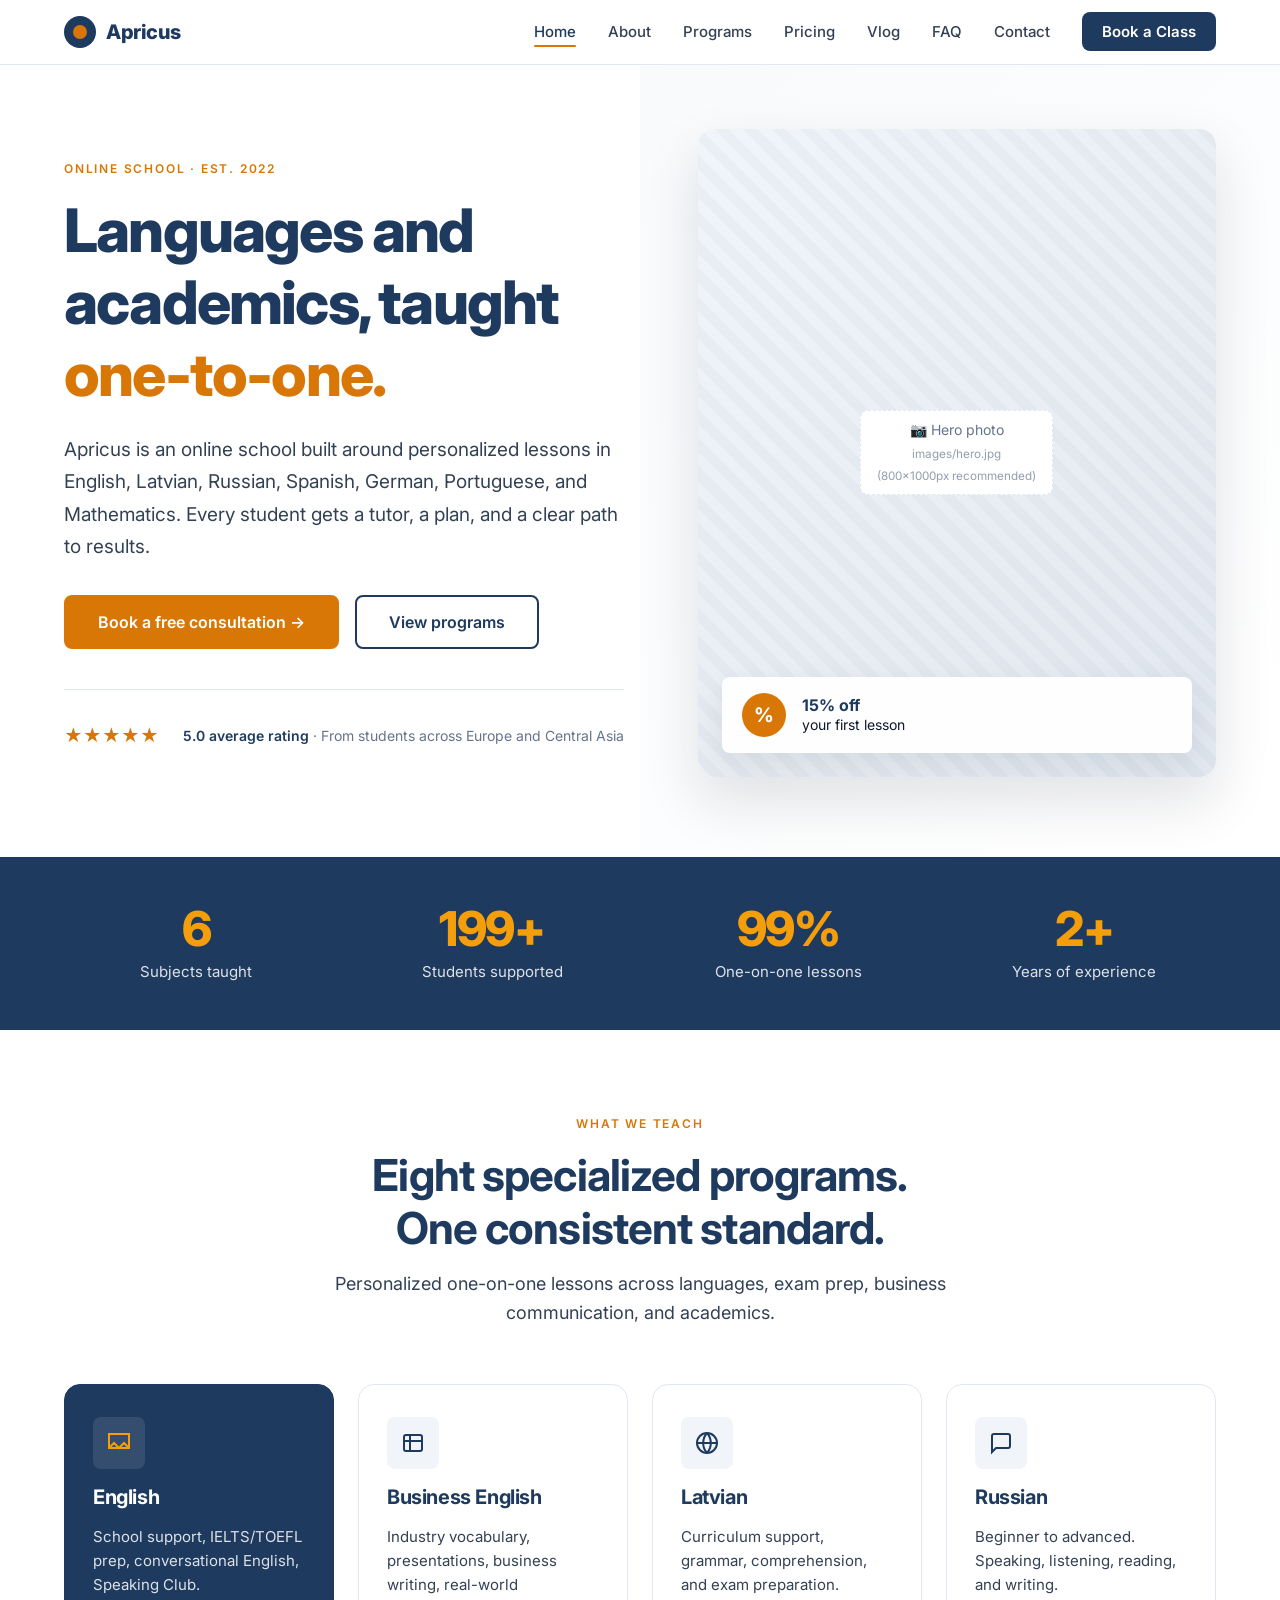
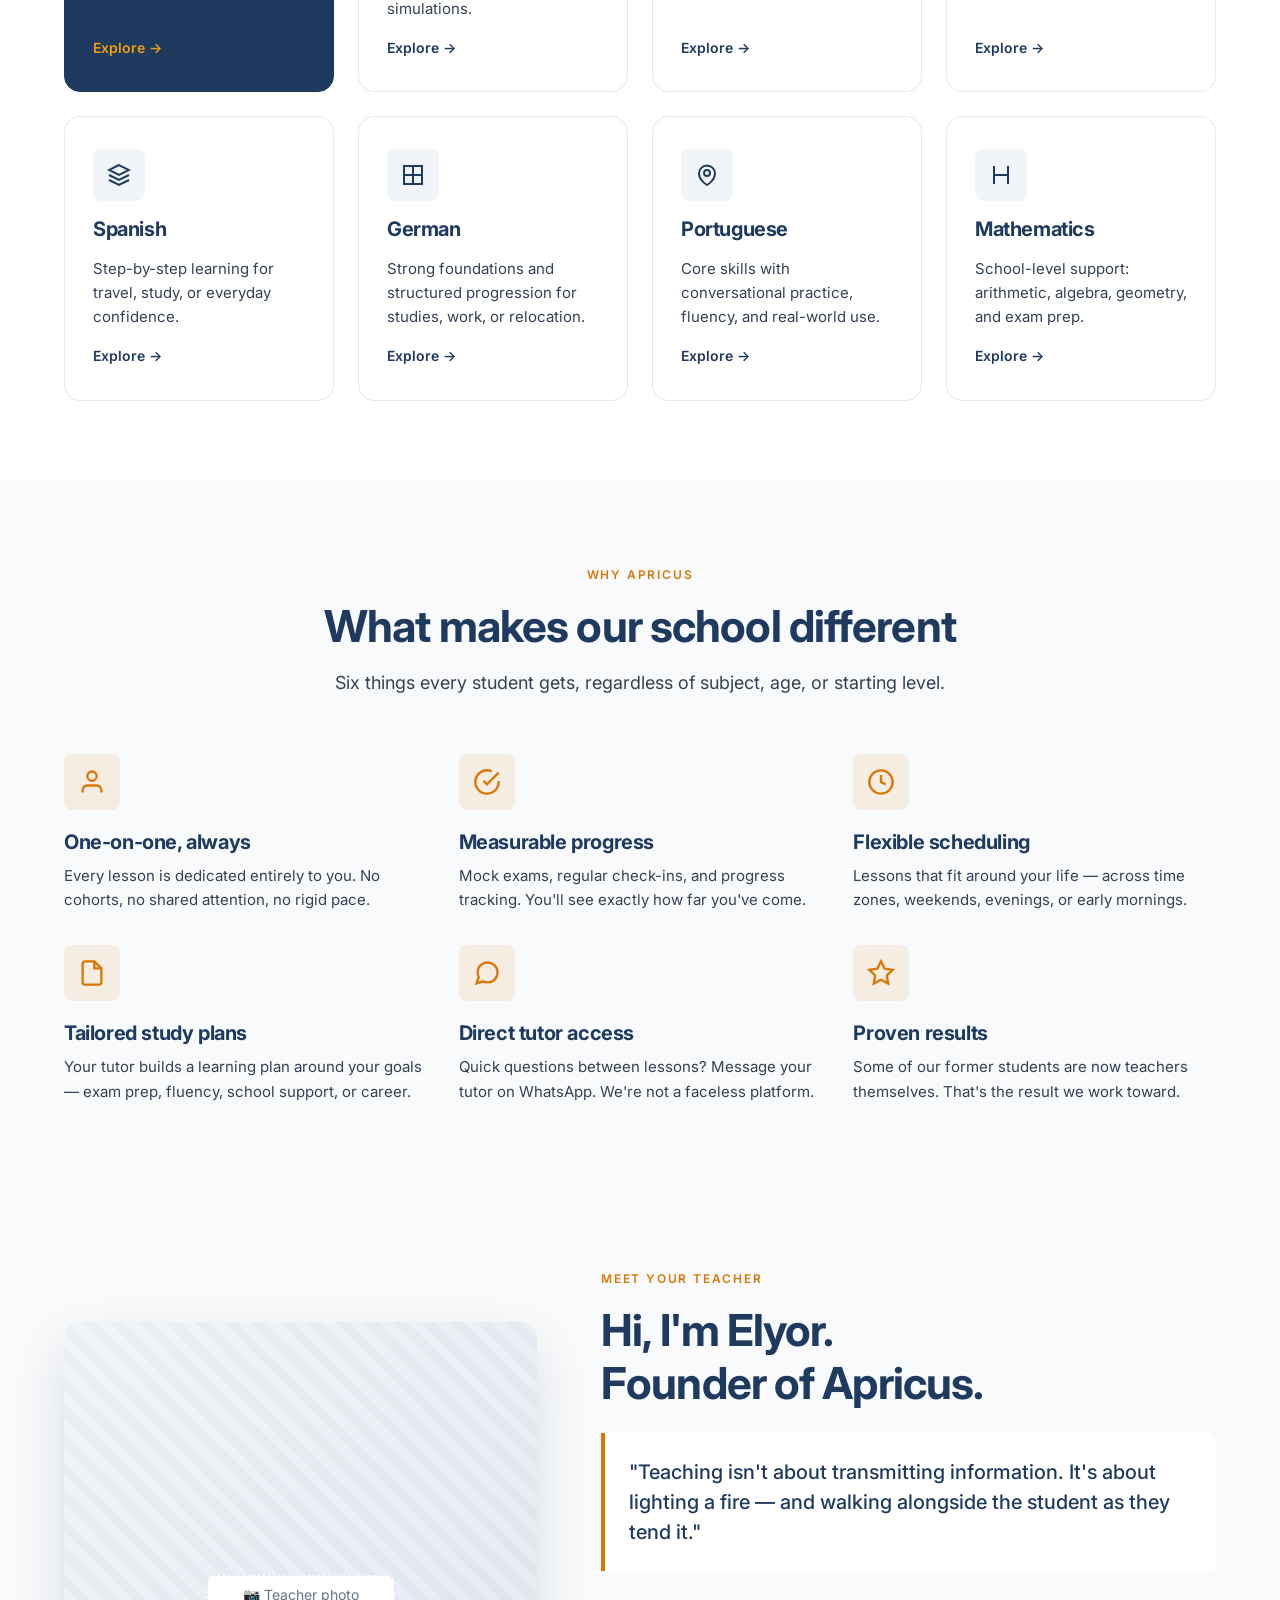
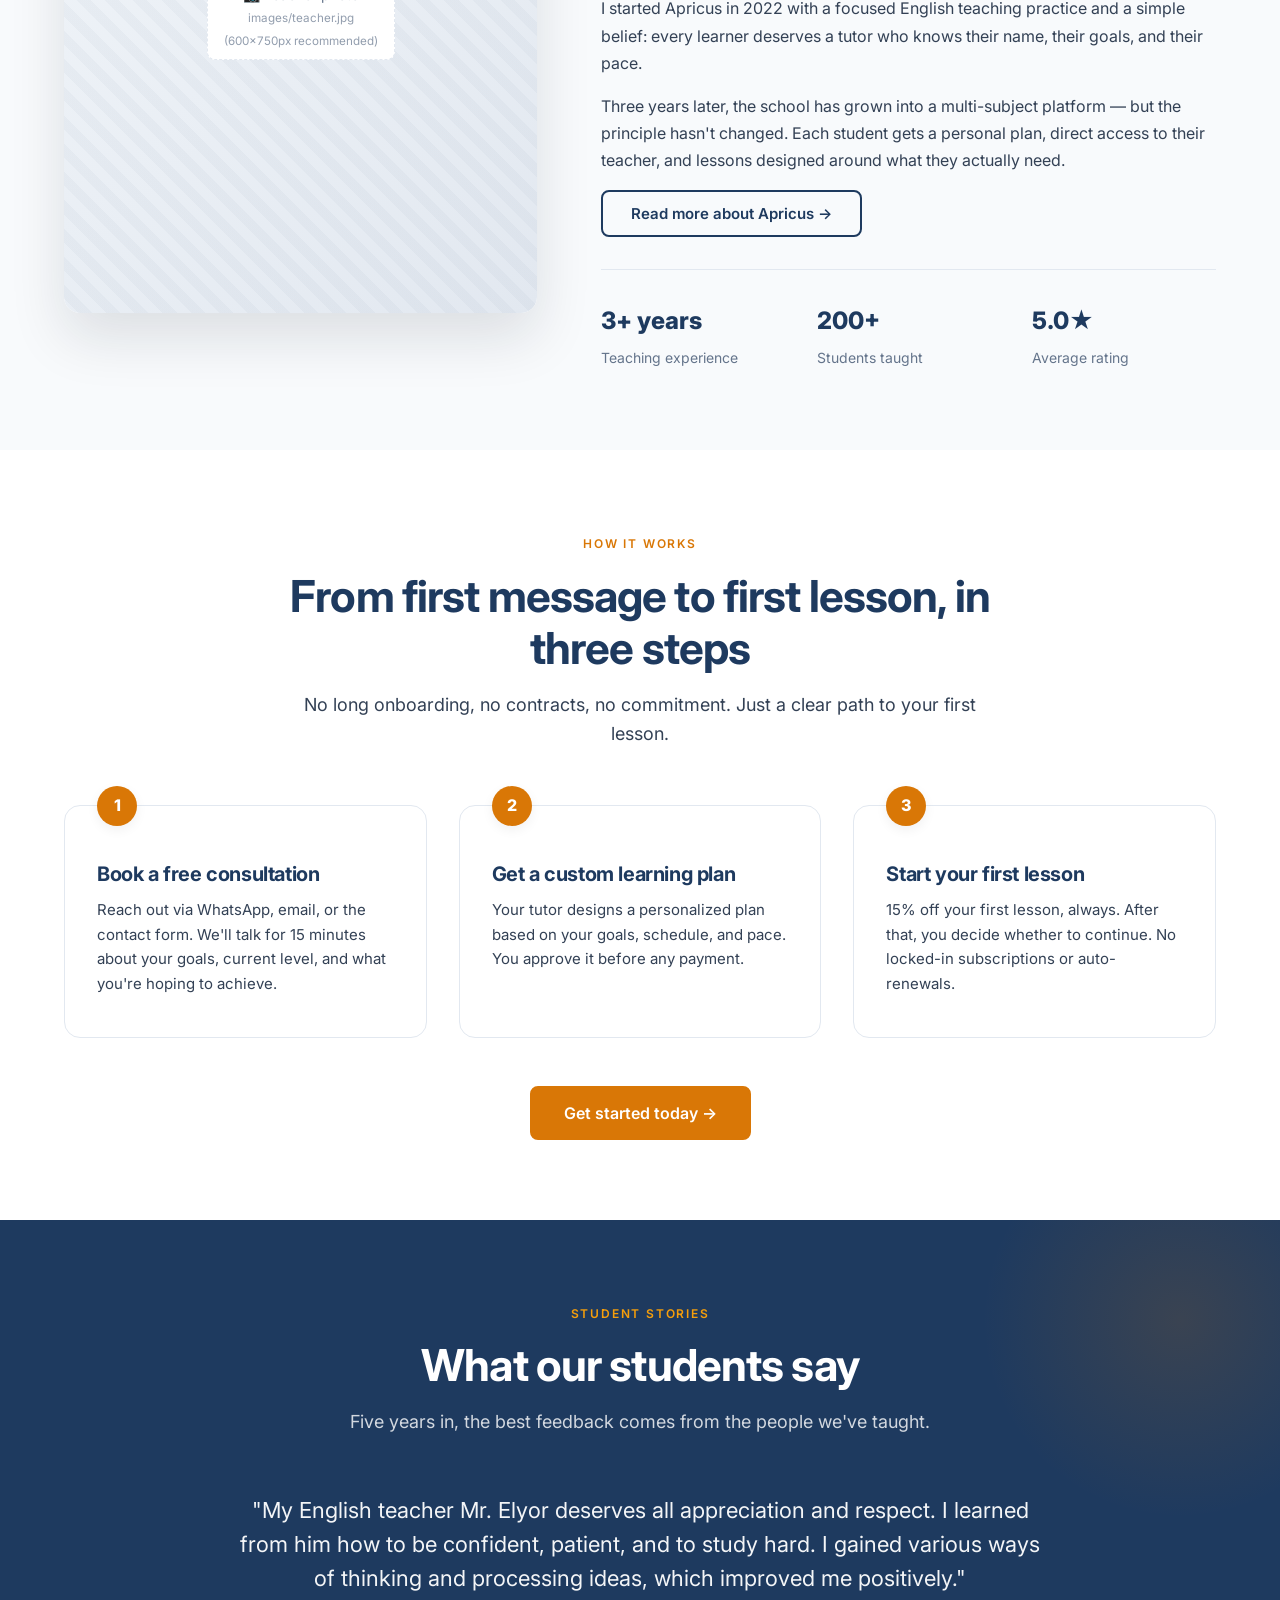
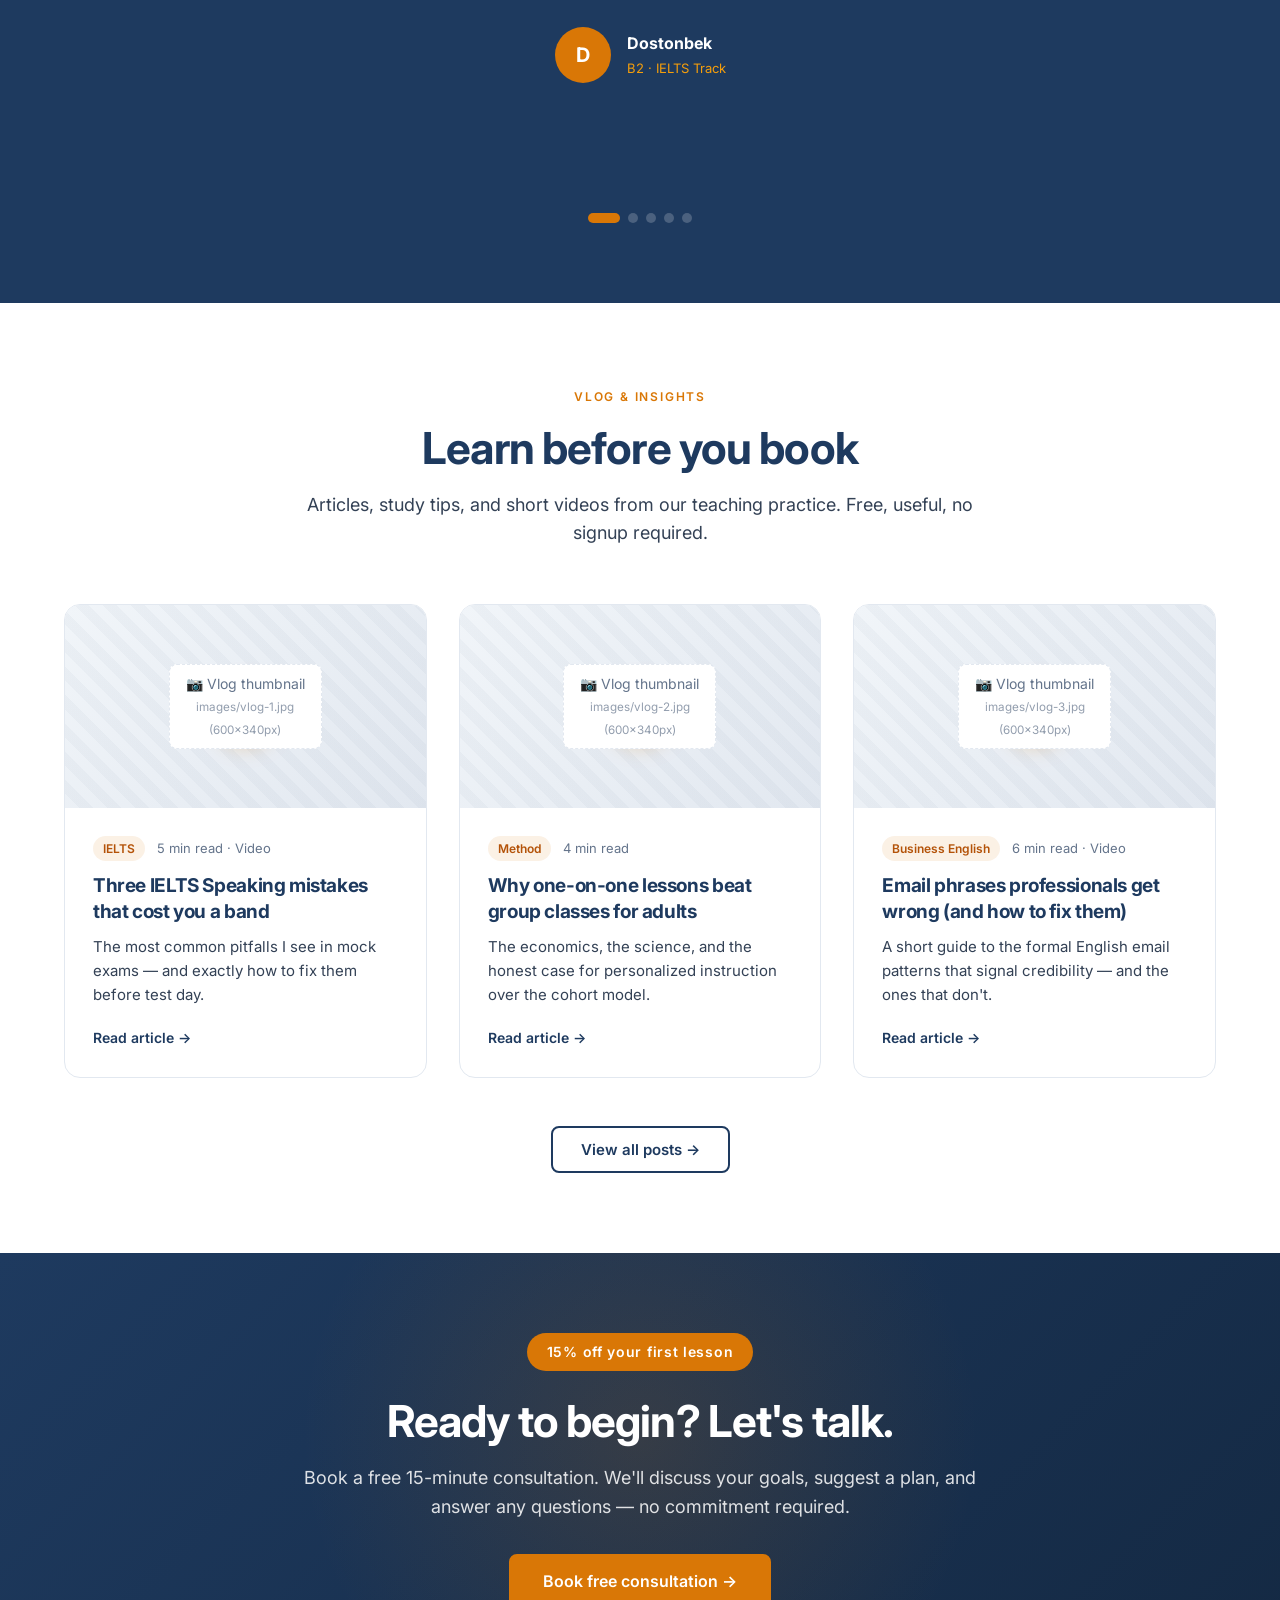
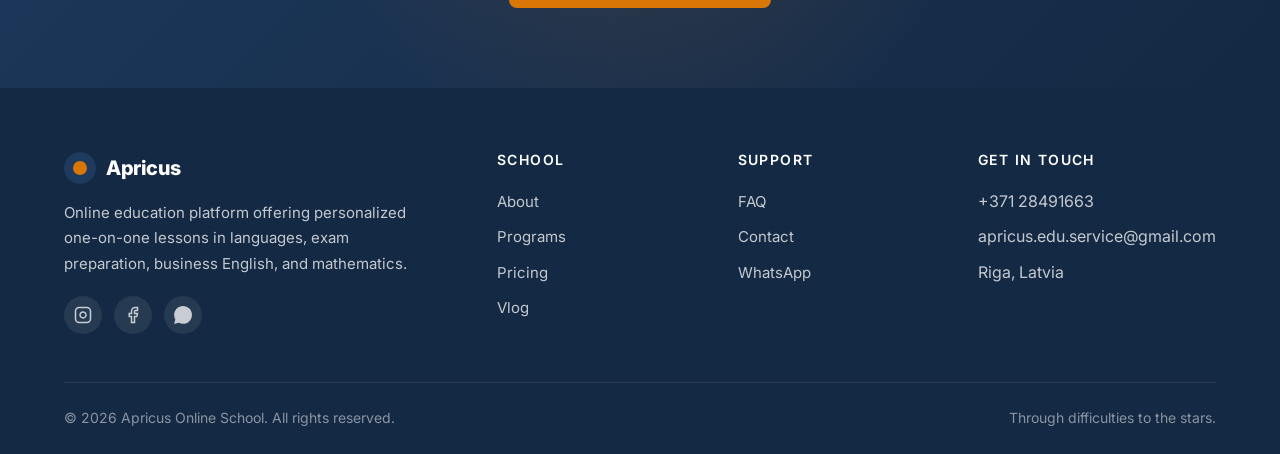
<file: index.html>
<!DOCTYPE html>
<html lang="en">
<head>
<meta charset="UTF-8">
<meta name="viewport" content="width=device-width, initial-scale=1.0">
<title>Apricus Online School — Personalized Online Lessons in Languages & Mathematics</title>
<meta name="description" content="Personalized one-on-one online lessons in English, Latvian, Russian, Spanish, German, Portuguese and Mathematics. IELTS/TOEFL prep, Business English, school support. 15% off your first lesson.">
<link rel="preconnect" href="https://fonts.googleapis.com">
<link rel="preconnect" href="https://fonts.gstatic.com" crossorigin>
<link href="https://fonts.googleapis.com/css2?family=Inter:wght@400;500;600;700;800&display=swap" rel="stylesheet">
<link rel="stylesheet" href="css/styles.css">
<link rel="icon" href="data:image/svg+xml,%3Csvg xmlns='http://www.w3.org/2000/svg' viewBox='0 0 100 100'%3E%3Ccircle cx='50' cy='50' r='40' fill='%231e3a5f'/%3E%3Ccircle cx='50' cy='50' r='18' fill='%23d97706'/%3E%3C/svg%3E">
<style>
  /* ===== HOMEPAGE STYLES ===== */

  /* HERO */
  .hero {
    padding: 4rem 0 5rem;
    background: var(--white);
    position: relative;
    overflow: hidden;
  }

  .hero::before {
    content: '';
    position: absolute;
    top: 0;
    right: 0;
    width: 50%;
    height: 100%;
    background: linear-gradient(135deg, var(--gray-50), var(--white));
    z-index: 0;
  }

  .hero-grid {
    position: relative;
    z-index: 2;
    display: grid;
    grid-template-columns: 1.1fr 1fr;
    gap: 4rem;
    align-items: center;
  }

  .hero-content { max-width: 560px; }

  .hero h1 {
    margin-bottom: 1.5rem;
  }

  .hero h1 .accent { color: var(--amber); }

  .hero .lead {
    font-size: 1.1875rem;
    margin-bottom: 2rem;
    color: var(--text-body);
  }

  .hero-cta {
    display: flex;
    gap: 1rem;
    margin-bottom: 2.5rem;
    flex-wrap: wrap;
  }

  .hero-trust {
    display: flex;
    align-items: center;
    gap: 1.5rem;
    padding-top: 2rem;
    border-top: 1px solid var(--border);
  }

  .hero-trust-stars {
    display: flex;
    gap: 2px;
    color: var(--amber);
    font-size: 1.125rem;
  }

  .hero-trust-text {
    font-size: 0.875rem;
    color: var(--text-muted);
  }

  .hero-trust-text strong {
    color: var(--navy);
    font-weight: 600;
  }

  .hero-image-wrap {
    position: relative;
    aspect-ratio: 4 / 5;
    border-radius: var(--radius-lg);
    overflow: hidden;
    box-shadow: var(--shadow-xl);
  }

  .hero-image-wrap .img-placeholder {
    width: 100%;
    height: 100%;
    border-radius: var(--radius-lg);
  }

  .hero-badge {
    position: absolute;
    bottom: 1.5rem;
    left: 1.5rem;
    right: 1.5rem;
    background: rgba(255, 255, 255, 0.95);
    backdrop-filter: blur(8px);
    border-radius: var(--radius);
    padding: 1rem 1.25rem;
    display: flex;
    align-items: center;
    gap: 1rem;
    box-shadow: var(--shadow-lg);
  }

  .hero-badge-icon {
    width: 44px;
    height: 44px;
    background: var(--amber);
    color: var(--white);
    border-radius: 50%;
    display: flex;
    align-items: center;
    justify-content: center;
    font-size: 1.25rem;
    font-weight: 700;
    flex-shrink: 0;
  }

  .hero-badge-text {
    font-size: 0.875rem;
    line-height: 1.3;
  }

  .hero-badge-text strong {
    display: block;
    color: var(--navy);
    font-weight: 700;
    font-size: 1rem;
  }

  /* STATS STRIP */
  .stats {
    background: var(--navy);
    color: var(--white);
    padding: 3rem 0;
  }

  .stats-grid {
    display: grid;
    grid-template-columns: repeat(4, 1fr);
    gap: 2rem;
    text-align: center;
  }

  .stat-num {
    font-family: var(--font-display);
    font-size: 3rem;
    font-weight: 800;
    color: var(--amber-light);
    letter-spacing: -0.03em;
    line-height: 1;
    margin-bottom: 0.5rem;
  }

  .stat-suffix {
    color: var(--amber-light);
    font-weight: 800;
  }

  .stat-label {
    font-size: 0.9375rem;
    color: rgba(255, 255, 255, 0.85);
    line-height: 1.4;
  }

  /* PROGRAMS */
  .programs-grid {
    display: grid;
    grid-template-columns: repeat(4, 1fr);
    gap: 1.5rem;
  }

  .program-card {
    background: var(--white);
    border: 1.5px solid var(--border);
    border-radius: var(--radius-lg);
    padding: 2rem 1.75rem;
    transition: all 0.25s;
    display: flex;
    flex-direction: column;
    gap: 1rem;
    text-align: left;
  }

  .program-card:hover {
    border-color: var(--navy);
    transform: translateY(-4px);
    box-shadow: var(--shadow-lg);
  }

  .program-card.highlight {
    background: var(--navy);
    color: var(--white);
    border-color: var(--navy);
  }

  .program-card.highlight:hover {
    background: var(--navy-dark);
    border-color: var(--amber);
  }

  .program-card.highlight h3 { color: var(--white); }

  .program-icon {
    width: 52px;
    height: 52px;
    background: var(--gray-100);
    border-radius: var(--radius);
    display: flex;
    align-items: center;
    justify-content: center;
    color: var(--navy);
  }

  .program-card.highlight .program-icon {
    background: rgba(255, 255, 255, 0.1);
    color: var(--amber-light);
  }

  .program-card h3 {
    font-size: 1.25rem;
    margin: 0;
  }

  .program-card p {
    font-size: 0.9375rem;
    color: var(--text-body);
    margin: 0;
    flex: 1;
  }

  .program-card.highlight p { color: rgba(255, 255, 255, 0.85); }

  .program-card a {
    font-size: 0.875rem;
    font-weight: 600;
    color: var(--navy);
    display: inline-flex;
    align-items: center;
    gap: 0.375rem;
    transition: gap 0.2s;
  }

  .program-card a:hover { gap: 0.625rem; }

  .program-card.highlight a { color: var(--amber-light); }

  /* WHY APRICUS */
  .why-grid {
    display: grid;
    grid-template-columns: repeat(3, 1fr);
    gap: 2rem;
  }

  .why-card {
    text-align: left;
  }

  .why-icon {
    width: 56px;
    height: 56px;
    background: rgba(217, 119, 6, 0.1);
    color: var(--amber);
    border-radius: var(--radius);
    display: flex;
    align-items: center;
    justify-content: center;
    margin-bottom: 1.25rem;
  }

  .why-card h3 {
    font-size: 1.25rem;
    margin-bottom: 0.625rem;
  }

  .why-card p {
    color: var(--text-body);
    font-size: 0.9375rem;
    line-height: 1.65;
  }

  /* MEET TEACHER */
  .teacher {
    background: var(--bg-alt);
    padding: 5rem 0;
  }

  .teacher-grid {
    display: grid;
    grid-template-columns: 1fr 1.3fr;
    gap: 4rem;
    align-items: center;
  }

  .teacher-image-wrap {
    position: relative;
    aspect-ratio: 4 / 5;
    border-radius: var(--radius-lg);
    overflow: hidden;
    box-shadow: var(--shadow-xl);
  }

  .teacher-image-wrap .img-placeholder {
    width: 100%;
    height: 100%;
    border-radius: var(--radius-lg);
  }

  .teacher-content h2 {
    margin-bottom: 1.5rem;
  }

  .teacher-content blockquote {
    font-size: 1.25rem;
    line-height: 1.5;
    color: var(--navy);
    font-weight: 500;
    padding: 1.5rem;
    border-left: 4px solid var(--amber);
    background: var(--white);
    border-radius: 0 var(--radius) var(--radius) 0;
    margin-bottom: 1.5rem;
  }

  .teacher-content p {
    color: var(--text-body);
    line-height: 1.7;
    margin-bottom: 1rem;
  }

  .teacher-credentials {
    display: flex;
    gap: 2rem;
    margin-top: 2rem;
    padding-top: 2rem;
    border-top: 1px solid var(--border);
  }

  .credential {
    flex: 1;
  }

  .credential strong {
    display: block;
    color: var(--navy);
    font-size: 1.5rem;
    font-weight: 800;
    margin-bottom: 0.25rem;
  }

  .credential span {
    font-size: 0.875rem;
    color: var(--text-muted);
  }

  /* HOW IT WORKS */
  .how-grid {
    display: grid;
    grid-template-columns: repeat(3, 1fr);
    gap: 2rem;
    position: relative;
  }

  .how-step {
    background: var(--white);
    border-radius: var(--radius-lg);
    padding: 2.5rem 2rem;
    border: 1.5px solid var(--border);
    position: relative;
    transition: all 0.25s;
  }

  .how-step:hover {
    border-color: var(--navy);
    transform: translateY(-4px);
    box-shadow: var(--shadow);
  }

  .how-num {
    position: absolute;
    top: -20px;
    left: 2rem;
    width: 40px;
    height: 40px;
    background: var(--amber);
    color: var(--white);
    border-radius: 50%;
    display: flex;
    align-items: center;
    justify-content: center;
    font-weight: 800;
    font-size: 1rem;
    box-shadow: var(--shadow);
  }

  .how-step h3 {
    margin: 1rem 0 0.75rem;
    font-size: 1.25rem;
  }

  .how-step p {
    color: var(--text-body);
    font-size: 0.9375rem;
    line-height: 1.65;
  }

  /* TESTIMONIALS */
  .testimonials {
    background: var(--navy);
    color: var(--white);
    padding: 5rem 0;
    position: relative;
    overflow: hidden;
  }

  .testimonials::before {
    content: '';
    position: absolute;
    top: -100px;
    right: -100px;
    width: 400px;
    height: 400px;
    background: radial-gradient(circle, rgba(217, 119, 6, 0.15), transparent 70%);
  }

  .testimonials .section-header h2 { color: var(--white); }
  .testimonials .section-header p { color: rgba(255, 255, 255, 0.8); }
  .testimonials .eyebrow { color: var(--amber-light); }

  .testimonial-wrap {
    max-width: 800px;
    margin: 0 auto;
    position: relative;
    min-height: 280px;
  }

  .testimonial-slide {
    position: absolute;
    inset: 0;
    opacity: 0;
    transition: opacity 0.5s;
    pointer-events: none;
    text-align: center;
  }

  .testimonial-slide.active {
    opacity: 1;
    pointer-events: all;
  }

  .testimonial-quote {
    font-size: 1.375rem;
    line-height: 1.55;
    color: rgba(255, 255, 255, 0.95);
    margin-bottom: 2rem;
    font-weight: 400;
  }

  .testimonial-author {
    display: flex;
    align-items: center;
    justify-content: center;
    gap: 1rem;
  }

  .testimonial-avatar {
    width: 56px;
    height: 56px;
    border-radius: 50%;
    background: var(--amber);
    color: var(--white);
    display: flex;
    align-items: center;
    justify-content: center;
    font-weight: 700;
    font-size: 1.25rem;
    flex-shrink: 0;
  }

  .testimonial-info { text-align: left; }

  .testimonial-name {
    font-weight: 700;
    color: var(--white);
    font-size: 1rem;
    margin-bottom: 2px;
  }

  .testimonial-role {
    font-size: 0.8125rem;
    color: var(--amber-light);
  }

  .testimonial-dots {
    display: flex;
    justify-content: center;
    gap: 0.5rem;
    margin-top: 2.5rem;
  }

  .testimonial-dot {
    width: 10px;
    height: 10px;
    border-radius: 50%;
    background: rgba(255, 255, 255, 0.2);
    border: none;
    cursor: pointer;
    transition: all 0.3s;
    padding: 0;
  }

  .testimonial-dot.active {
    background: var(--amber);
    width: 32px;
    border-radius: 5px;
  }

  /* VLOG */
  .vlog-grid {
    display: grid;
    grid-template-columns: repeat(3, 1fr);
    gap: 2rem;
  }

  .vlog-card {
    background: var(--white);
    border-radius: var(--radius-lg);
    overflow: hidden;
    border: 1.5px solid var(--border);
    transition: all 0.25s;
    display: flex;
    flex-direction: column;
  }

  .vlog-card:hover {
    transform: translateY(-4px);
    box-shadow: var(--shadow-lg);
    border-color: var(--navy);
  }

  .vlog-thumb {
    aspect-ratio: 16 / 9;
    background: var(--gray-100);
    position: relative;
    overflow: hidden;
  }

  .vlog-thumb .img-placeholder {
    width: 100%;
    height: 100%;
    border-radius: 0;
  }

  .vlog-thumb .play-icon {
    position: absolute;
    inset: 0;
    display: flex;
    align-items: center;
    justify-content: center;
    pointer-events: none;
  }

  .vlog-thumb .play-icon::before {
    content: '';
    width: 56px;
    height: 56px;
    background: rgba(217, 119, 6, 0.95);
    border-radius: 50%;
    box-shadow: 0 8px 24px rgba(217, 119, 6, 0.4);
  }

  .vlog-thumb .play-icon::after {
    content: '';
    position: absolute;
    width: 0;
    height: 0;
    border-left: 16px solid white;
    border-top: 10px solid transparent;
    border-bottom: 10px solid transparent;
    margin-left: 4px;
  }

  .vlog-content {
    padding: 1.75rem;
    flex: 1;
    display: flex;
    flex-direction: column;
  }

  .vlog-meta {
    display: flex;
    gap: 0.75rem;
    align-items: center;
    font-size: 0.8125rem;
    color: var(--text-muted);
    margin-bottom: 0.75rem;
  }

  .vlog-tag {
    background: rgba(217, 119, 6, 0.1);
    color: var(--amber-dark);
    padding: 3px 10px;
    border-radius: 100px;
    font-weight: 600;
    font-size: 0.75rem;
  }

  .vlog-card h3 {
    font-size: 1.1875rem;
    line-height: 1.35;
    margin-bottom: 0.625rem;
  }

  .vlog-card p {
    color: var(--text-body);
    font-size: 0.9375rem;
    line-height: 1.6;
    margin-bottom: 1.25rem;
    flex: 1;
  }

  .vlog-card a {
    color: var(--navy);
    font-weight: 600;
    font-size: 0.875rem;
    align-self: flex-start;
    display: inline-flex;
    align-items: center;
    gap: 0.375rem;
    transition: gap 0.2s, color 0.2s;
  }

  .vlog-card a:hover {
    color: var(--amber);
    gap: 0.625rem;
  }

  /* CTA */
  .cta {
    background: linear-gradient(135deg, var(--navy), var(--navy-dark));
    color: var(--white);
    padding: 5rem 0;
    text-align: center;
    position: relative;
    overflow: hidden;
  }

  .cta::before {
    content: '';
    position: absolute;
    top: -50%;
    left: 50%;
    transform: translateX(-50%);
    width: 800px;
    height: 800px;
    background: radial-gradient(circle, rgba(217, 119, 6, 0.15), transparent 60%);
  }

  .cta-content {
    position: relative;
    z-index: 2;
    max-width: 700px;
    margin: 0 auto;
  }

  .cta-discount {
    display: inline-block;
    background: var(--amber);
    color: var(--white);
    padding: 0.5rem 1.25rem;
    border-radius: 100px;
    font-size: 0.875rem;
    font-weight: 600;
    letter-spacing: 0.05em;
    margin-bottom: 1.5rem;
  }

  .cta h2 {
    color: var(--white);
    margin-bottom: 1rem;
  }

  .cta p {
    font-size: 1.125rem;
    color: rgba(255, 255, 255, 0.85);
    margin-bottom: 2rem;
  }

  /* RESPONSIVE */
  @media (max-width: 968px) {
    .hero-grid { grid-template-columns: 1fr; gap: 3rem; }
    .hero::before { display: none; }
    .stats-grid { grid-template-columns: repeat(2, 1fr); }
    .programs-grid { grid-template-columns: repeat(2, 1fr); }
    .why-grid { grid-template-columns: 1fr; }
    .teacher-grid { grid-template-columns: 1fr; gap: 2.5rem; }
    .how-grid { grid-template-columns: 1fr; gap: 2.5rem; }
    .vlog-grid { grid-template-columns: 1fr; }
  }

  @media (max-width: 640px) {
    .programs-grid { grid-template-columns: 1fr; }
    .teacher-credentials { flex-direction: column; gap: 1rem; }
  }
</style>
</head>
<body>

<!-- NAVIGATION -->
<nav class="nav">
  <div class="nav-container">
    <a href="index.html" class="logo">
      <span class="logo-mark"></span>
      <span>Apricus</span>
    </a>
    <ul class="nav-links">
      <li><a href="index.html" class="active">Home</a></li>
      <li><a href="about.html">About</a></li>
      <li><a href="programs.html">Programs</a></li>
      <li><a href="pricing.html">Pricing</a></li>
      <li><a href="vlog.html">Vlog</a></li>
      <li><a href="faq.html">FAQ</a></li>
      <li><a href="contact.html">Contact</a></li>
      <li><a href="contact.html" class="nav-cta">Book a Class</a></li>
    </ul>
    <button class="mobile-toggle" aria-label="Toggle menu">
      <span></span><span></span><span></span>
    </button>
  </div>
</nav>

<!-- HERO -->
<section class="hero">
  <div class="container">
    <div class="hero-grid">
      <div class="hero-content fade-up">
        <span class="eyebrow">Online School · Est. 2022</span>
        <h1>Languages and academics, taught <span class="accent">one-to-one.</span></h1>
        <p class="lead">Apricus is an online school built around personalized lessons in English, Latvian, Russian, Spanish, German, Portuguese, and Mathematics. Every student gets a tutor, a plan, and a clear path to results.</p>
        <div class="hero-cta">
          <a href="contact.html" class="btn btn-primary btn-lg">Book a free consultation →</a>
          <a href="programs.html" class="btn btn-outline btn-lg">View programs</a>
        </div>
        <div class="hero-trust">
          <div class="hero-trust-stars">★★★★★</div>
          <div class="hero-trust-text"><strong>5.0 average rating</strong> · From students across Europe and Central Asia</div>
        </div>
      </div>

      <div class="fade-up delay-2">
        <div class="hero-image-wrap">
          <div class="img-placeholder">
            <span>📷 Hero photo<br><small style="opacity:0.7">images/hero.jpg<br>(800×1000px recommended)</small></span>
          </div>
          <div class="hero-badge">
            <div class="hero-badge-icon">%</div>
            <div class="hero-badge-text">
              <strong>15% off</strong>
              your first lesson
            </div>
          </div>
        </div>
      </div>
    </div>
  </div>
</section>

<!-- STATS -->
<section class="stats">
  <div class="container">
    <div class="stats-grid">
      <div>
        <div class="stat-num"><span data-counter="7">0</span></div>
        <div class="stat-label">Subjects taught</div>
      </div>
      <div>
        <div class="stat-num"><span data-counter="200">0</span><span class="stat-suffix">+</span></div>
        <div class="stat-label">Students supported</div>
      </div>
      <div>
        <div class="stat-num"><span data-counter="100">0</span><span class="stat-suffix">%</span></div>
        <div class="stat-label">One-on-one lessons</div>
      </div>
      <div>
        <div class="stat-num"><span data-counter="3">0</span><span class="stat-suffix">+</span></div>
        <div class="stat-label">Years of experience</div>
      </div>
    </div>
  </div>
</section>

<!-- PROGRAMS -->
<section class="section">
  <div class="container">
    <div class="section-header observe">
      <span class="eyebrow">What we teach</span>
      <h2>Eight specialized programs.<br>One consistent standard.</h2>
      <p>Personalized one-on-one lessons across languages, exam prep, business communication, and academics.</p>
    </div>

    <div class="programs-grid">
      <div class="program-card highlight observe">
        <div class="program-icon">
          <svg width="24" height="24" viewBox="0 0 24 24" fill="none" stroke="currentColor" stroke-width="2"><path d="M2 3h20v14H2z"/><path d="M2 17l5-5 5 5 5-5 5 5"/></svg>
        </div>
        <h3>English</h3>
        <p>School support, IELTS/TOEFL prep, conversational English, Speaking Club.</p>
        <a href="programs.html#english">Explore →</a>
      </div>

      <div class="program-card observe">
        <div class="program-icon">
          <svg width="24" height="24" viewBox="0 0 24 24" fill="none" stroke="currentColor" stroke-width="2"><rect x="3" y="4" width="18" height="16" rx="2"/><path d="M3 10h18M9 4v16"/></svg>
        </div>
        <h3>Business English</h3>
        <p>Industry vocabulary, presentations, business writing, real-world simulations.</p>
        <a href="programs.html#business">Explore →</a>
      </div>

      <div class="program-card observe">
        <div class="program-icon">
          <svg width="24" height="24" viewBox="0 0 24 24" fill="none" stroke="currentColor" stroke-width="2"><circle cx="12" cy="12" r="10"/><path d="M2 12h20M12 2a15 15 0 0 1 0 20M12 2a15 15 0 0 0 0 20"/></svg>
        </div>
        <h3>Latvian</h3>
        <p>Curriculum support, grammar, comprehension, and exam preparation.</p>
        <a href="programs.html#latvian">Explore →</a>
      </div>

      <div class="program-card observe">
        <div class="program-icon">
          <svg width="24" height="24" viewBox="0 0 24 24" fill="none" stroke="currentColor" stroke-width="2"><path d="M21 15a2 2 0 0 1-2 2H7l-4 4V5a2 2 0 0 1 2-2h14a2 2 0 0 1 2 2z"/></svg>
        </div>
        <h3>Russian</h3>
        <p>Beginner to advanced. Speaking, listening, reading, and writing.</p>
        <a href="programs.html#russian">Explore →</a>
      </div>

      <div class="program-card observe">
        <div class="program-icon">
          <svg width="24" height="24" viewBox="0 0 24 24" fill="none" stroke="currentColor" stroke-width="2"><path d="M12 2L2 7l10 5 10-5-10-5zM2 17l10 5 10-5M2 12l10 5 10-5"/></svg>
        </div>
        <h3>Spanish</h3>
        <p>Step-by-step learning for travel, study, or everyday confidence.</p>
        <a href="programs.html#spanish">Explore →</a>
      </div>

      <div class="program-card observe">
        <div class="program-icon">
          <svg width="24" height="24" viewBox="0 0 24 24" fill="none" stroke="currentColor" stroke-width="2"><path d="M3 3h18v18H3zM12 3v18M3 12h18"/></svg>
        </div>
        <h3>German</h3>
        <p>Strong foundations and structured progression for studies, work, or relocation.</p>
        <a href="programs.html#german">Explore →</a>
      </div>

      <div class="program-card observe">
        <div class="program-icon">
          <svg width="24" height="24" viewBox="0 0 24 24" fill="none" stroke="currentColor" stroke-width="2"><path d="M12 22s-8-4.5-8-11.5a8 8 0 0 1 16 0c0 7-8 11.5-8 11.5z"/><circle cx="12" cy="10" r="3"/></svg>
        </div>
        <h3>Portuguese</h3>
        <p>Core skills with conversational practice, fluency, and real-world use.</p>
        <a href="programs.html#portuguese">Explore →</a>
      </div>

      <div class="program-card observe">
        <div class="program-icon">
          <svg width="24" height="24" viewBox="0 0 24 24" fill="none" stroke="currentColor" stroke-width="2"><path d="M5 3v18M5 12h14M19 3v18"/></svg>
        </div>
        <h3>Mathematics</h3>
        <p>School-level support: arithmetic, algebra, geometry, and exam prep.</p>
        <a href="programs.html#math">Explore →</a>
      </div>
    </div>
  </div>
</section>

<!-- WHY APRICUS -->
<section class="section section-alt">
  <div class="container">
    <div class="section-header observe">
      <span class="eyebrow">Why Apricus</span>
      <h2>What makes our school different</h2>
      <p>Six things every student gets, regardless of subject, age, or starting level.</p>
    </div>

    <div class="why-grid">
      <div class="why-card observe">
        <div class="why-icon">
          <svg width="28" height="28" viewBox="0 0 24 24" fill="none" stroke="currentColor" stroke-width="2"><path d="M20 21v-2a4 4 0 0 0-4-4H8a4 4 0 0 0-4 4v2"/><circle cx="12" cy="7" r="4"/></svg>
        </div>
        <h3>One-on-one, always</h3>
        <p>Every lesson is dedicated entirely to you. No cohorts, no shared attention, no rigid pace.</p>
      </div>

      <div class="why-card observe">
        <div class="why-icon">
          <svg width="28" height="28" viewBox="0 0 24 24" fill="none" stroke="currentColor" stroke-width="2"><path d="M22 11.08V12a10 10 0 1 1-5.93-9.14"/><path d="M22 4l-10 10-3-3"/></svg>
        </div>
        <h3>Measurable progress</h3>
        <p>Mock exams, regular check-ins, and progress tracking. You'll see exactly how far you've come.</p>
      </div>

      <div class="why-card observe">
        <div class="why-icon">
          <svg width="28" height="28" viewBox="0 0 24 24" fill="none" stroke="currentColor" stroke-width="2"><circle cx="12" cy="12" r="10"/><polyline points="12 6 12 12 16 14"/></svg>
        </div>
        <h3>Flexible scheduling</h3>
        <p>Lessons that fit around your life — across time zones, weekends, evenings, or early mornings.</p>
      </div>

      <div class="why-card observe">
        <div class="why-icon">
          <svg width="28" height="28" viewBox="0 0 24 24" fill="none" stroke="currentColor" stroke-width="2"><path d="M14 2H6a2 2 0 0 0-2 2v16a2 2 0 0 0 2 2h12a2 2 0 0 0 2-2V8z"/><polyline points="14 2 14 8 20 8"/></svg>
        </div>
        <h3>Tailored study plans</h3>
        <p>Your tutor builds a learning plan around your goals — exam prep, fluency, school support, or career.</p>
      </div>

      <div class="why-card observe">
        <div class="why-icon">
          <svg width="28" height="28" viewBox="0 0 24 24" fill="none" stroke="currentColor" stroke-width="2"><path d="M21 11.5a8.38 8.38 0 0 1-.9 3.8 8.5 8.5 0 0 1-7.6 4.7 8.38 8.38 0 0 1-3.8-.9L3 21l1.9-5.7a8.38 8.38 0 0 1-.9-3.8 8.5 8.5 0 0 1 4.7-7.6 8.38 8.38 0 0 1 3.8-.9h.5a8.48 8.48 0 0 1 8 8v.5z"/></svg>
        </div>
        <h3>Direct tutor access</h3>
        <p>Quick questions between lessons? Message your tutor on WhatsApp. We're not a faceless platform.</p>
      </div>

      <div class="why-card observe">
        <div class="why-icon">
          <svg width="28" height="28" viewBox="0 0 24 24" fill="none" stroke="currentColor" stroke-width="2"><polygon points="12 2 15.09 8.26 22 9.27 17 14.14 18.18 21.02 12 17.77 5.82 21.02 7 14.14 2 9.27 8.91 8.26 12 2"/></svg>
        </div>
        <h3>Proven results</h3>
        <p>Some of our former students are now teachers themselves. That's the result we work toward.</p>
      </div>
    </div>
  </div>
</section>

<!-- MEET TEACHER -->
<section class="teacher">
  <div class="container">
    <div class="teacher-grid">
      <div class="observe">
        <div class="teacher-image-wrap">
          <div class="img-placeholder">
            <span>📷 Teacher photo<br><small style="opacity:0.7">images/teacher.jpg<br>(600×750px recommended)</small></span>
          </div>
        </div>
      </div>

      <div class="teacher-content observe">
        <span class="eyebrow">Meet your teacher</span>
        <h2>Hi, I'm Elyor.<br>Founder of Apricus.</h2>
        <blockquote>
          "Teaching isn't about transmitting information. It's about lighting a fire — and walking alongside the student as they tend it."
        </blockquote>
        <p>I started Apricus in 2022 with a focused English teaching practice and a simple belief: every learner deserves a tutor who knows their name, their goals, and their pace.</p>
        <p>Three years later, the school has grown into a multi-subject platform — but the principle hasn't changed. Each student gets a personal plan, direct access to their teacher, and lessons designed around what they actually need.</p>
        <a href="about.html" class="btn btn-outline">Read more about Apricus →</a>

        <div class="teacher-credentials">
          <div class="credential">
            <strong>3+ years</strong>
            <span>Teaching experience</span>
          </div>
          <div class="credential">
            <strong>200+</strong>
            <span>Students taught</span>
          </div>
          <div class="credential">
            <strong>5.0★</strong>
            <span>Average rating</span>
          </div>
        </div>
      </div>
    </div>
  </div>
</section>

<!-- HOW IT WORKS -->
<section class="section">
  <div class="container">
    <div class="section-header observe">
      <span class="eyebrow">How it works</span>
      <h2>From first message to first lesson, in three steps</h2>
      <p>No long onboarding, no contracts, no commitment. Just a clear path to your first lesson.</p>
    </div>

    <div class="how-grid">
      <div class="how-step observe">
        <div class="how-num">1</div>
        <h3>Book a free consultation</h3>
        <p>Reach out via WhatsApp, email, or the contact form. We'll talk for 15 minutes about your goals, current level, and what you're hoping to achieve.</p>
      </div>

      <div class="how-step observe">
        <div class="how-num">2</div>
        <h3>Get a custom learning plan</h3>
        <p>Your tutor designs a personalized plan based on your goals, schedule, and pace. You approve it before any payment.</p>
      </div>

      <div class="how-step observe">
        <div class="how-num">3</div>
        <h3>Start your first lesson</h3>
        <p>15% off your first lesson, always. After that, you decide whether to continue. No locked-in subscriptions or auto-renewals.</p>
      </div>
    </div>

    <div style="text-align: center; margin-top: 3rem;">
      <a href="contact.html" class="btn btn-primary btn-lg">Get started today →</a>
    </div>
  </div>
</section>

<!-- TESTIMONIALS -->
<section class="testimonials">
  <div class="container">
    <div class="section-header observe">
      <span class="eyebrow">Student stories</span>
      <h2>What our students say</h2>
      <p>Five years in, the best feedback comes from the people we've taught.</p>
    </div>

    <div class="testimonial-wrap">
      <div class="testimonial-slide active">
        <p class="testimonial-quote">"My English teacher Mr. Elyor deserves all appreciation and respect. I learned from him how to be confident, patient, and to study hard. I gained various ways of thinking and processing ideas, which improved me positively."</p>
        <div class="testimonial-author">
          <div class="testimonial-avatar">D</div>
          <div class="testimonial-info">
            <div class="testimonial-name">Dostonbek</div>
            <div class="testimonial-role">B2 · IELTS Track</div>
          </div>
        </div>
      </div>

      <div class="testimonial-slide">
        <p class="testimonial-quote">"The course Elyor conducted was impeccable, useful and interesting. I really liked his teaching style — not ordinary and less formal — and it allowed me to be myself, without hesitation, and speak fluent English."</p>
        <div class="testimonial-author">
          <div class="testimonial-avatar">A</div>
          <div class="testimonial-info">
            <div class="testimonial-name">Aleksandra</div>
            <div class="testimonial-role">Speaking B1 · General English</div>
          </div>
        </div>
      </div>

      <div class="testimonial-slide">
        <p class="testimonial-quote">"I'm so proud to have such an amazing instructor and friend like Elyor. He helped me improve my English skills. The way he teaches students is amazing. Thanks for the motivation and support."</p>
        <div class="testimonial-author">
          <div class="testimonial-avatar">A</div>
          <div class="testimonial-info">
            <div class="testimonial-name">Aziz, 25</div>
            <div class="testimonial-role">English Improvement</div>
          </div>
        </div>
      </div>

      <div class="testimonial-slide">
        <p class="testimonial-quote">"Mr. Elior's lessons were the most valuable and unforgettable. Thanks to him, today I am an English teacher and have improved all my English skills."</p>
        <div class="testimonial-author">
          <div class="testimonial-avatar">B</div>
          <div class="testimonial-info">
            <div class="testimonial-name">Bekzod, 19</div>
            <div class="testimonial-role">Now an English teacher</div>
          </div>
        </div>
      </div>

      <div class="testimonial-slide">
        <p class="testimonial-quote">"It was great to study English with Mr. Elyor. I've gained a lot of experience from him and want to thank him for all the lessons he taught us."</p>
        <div class="testimonial-author">
          <div class="testimonial-avatar">M</div>
          <div class="testimonial-info">
            <div class="testimonial-name">Maruf, 23</div>
            <div class="testimonial-role">General English</div>
          </div>
        </div>
      </div>
    </div>

    <div class="testimonial-dots">
      <button class="testimonial-dot active" aria-label="Slide 1"></button>
      <button class="testimonial-dot" aria-label="Slide 2"></button>
      <button class="testimonial-dot" aria-label="Slide 3"></button>
      <button class="testimonial-dot" aria-label="Slide 4"></button>
      <button class="testimonial-dot" aria-label="Slide 5"></button>
    </div>
  </div>
</section>

<!-- VLOG PREVIEW -->
<section class="section">
  <div class="container">
    <div class="section-header observe">
      <span class="eyebrow">Vlog &amp; insights</span>
      <h2>Learn before you book</h2>
      <p>Articles, study tips, and short videos from our teaching practice. Free, useful, no signup required.</p>
    </div>

    <div class="vlog-grid">
      <article class="vlog-card observe">
        <div class="vlog-thumb">
          <div class="img-placeholder">
            <span>📷 Vlog thumbnail<br><small style="opacity:0.7">images/vlog-1.jpg<br>(600×340px)</small></span>
          </div>
          <div class="play-icon"></div>
        </div>
        <div class="vlog-content">
          <div class="vlog-meta">
            <span class="vlog-tag">IELTS</span>
            <span>5 min read · Video</span>
          </div>
          <h3>Three IELTS Speaking mistakes that cost you a band</h3>
          <p>The most common pitfalls I see in mock exams — and exactly how to fix them before test day.</p>
          <a href="vlog.html">Read article →</a>
        </div>
      </article>

      <article class="vlog-card observe">
        <div class="vlog-thumb">
          <div class="img-placeholder">
            <span>📷 Vlog thumbnail<br><small style="opacity:0.7">images/vlog-2.jpg<br>(600×340px)</small></span>
          </div>
          <div class="play-icon"></div>
        </div>
        <div class="vlog-content">
          <div class="vlog-meta">
            <span class="vlog-tag">Method</span>
            <span>4 min read</span>
          </div>
          <h3>Why one-on-one lessons beat group classes for adults</h3>
          <p>The economics, the science, and the honest case for personalized instruction over the cohort model.</p>
          <a href="vlog.html">Read article →</a>
        </div>
      </article>

      <article class="vlog-card observe">
        <div class="vlog-thumb">
          <div class="img-placeholder">
            <span>📷 Vlog thumbnail<br><small style="opacity:0.7">images/vlog-3.jpg<br>(600×340px)</small></span>
          </div>
          <div class="play-icon"></div>
        </div>
        <div class="vlog-content">
          <div class="vlog-meta">
            <span class="vlog-tag">Business English</span>
            <span>6 min read · Video</span>
          </div>
          <h3>Email phrases professionals get wrong (and how to fix them)</h3>
          <p>A short guide to the formal English email patterns that signal credibility — and the ones that don't.</p>
          <a href="vlog.html">Read article →</a>
        </div>
      </article>
    </div>

    <div style="text-align: center; margin-top: 3rem;">
      <a href="vlog.html" class="btn btn-outline">View all posts →</a>
    </div>
  </div>
</section>

<!-- CTA -->
<section class="cta">
  <div class="container">
    <div class="cta-content">
      <span class="cta-discount">15% off your first lesson</span>
      <h2>Ready to begin? Let's talk.</h2>
      <p>Book a free 15-minute consultation. We'll discuss your goals, suggest a plan, and answer any questions — no commitment required.</p>
      <a href="contact.html" class="btn btn-primary btn-lg">Book free consultation →</a>
    </div>
  </div>
</section>

<!-- FOOTER -->
<footer>
  <div class="container">
    <div class="footer-grid">
      <div class="footer-brand">
        <a href="index.html" class="logo">
          <span class="logo-mark"></span>
          <span>Apricus</span>
        </a>
        <p>Online education platform offering personalized one-on-one lessons in languages, exam preparation, business English, and mathematics.</p>
        <div class="footer-socials">
          <a href="https://www.instagram.com/apricus_service" aria-label="Instagram">
            <svg width="18" height="18" viewBox="0 0 24 24" fill="none" stroke="currentColor" stroke-width="2"><rect x="2" y="2" width="20" height="20" rx="5"/><path d="M16 11.37A4 4 0 1 1 12.63 8 4 4 0 0 1 16 11.37zM17.5 6.5h.01"/></svg>
          </a>
          <a href="https://www.facebook.com/apricuservice/" aria-label="Facebook">
            <svg width="18" height="18" viewBox="0 0 24 24" fill="none" stroke="currentColor" stroke-width="2"><path d="M18 2h-3a5 5 0 0 0-5 5v3H7v4h3v8h4v-8h3l1-4h-4V7a1 1 0 0 1 1-1h3z"/></svg>
          </a>
          <a href="https://wa.me/37128491663" aria-label="WhatsApp">
            <svg width="18" height="18" viewBox="0 0 24 24" fill="currentColor"><path d="M.057 24l1.687-6.163c-1.041-1.804-1.588-3.849-1.587-5.946.003-6.556 5.338-11.891 11.893-11.891 3.181.001 6.167 1.24 8.413 3.488 2.245 2.248 3.481 5.236 3.48 8.414-.003 6.557-5.338 11.892-11.893 11.892-1.99-.001-3.951-.5-5.688-1.448l-6.305 1.654z"/></svg>
          </a>
        </div>
      </div>

      <div class="footer-col">
        <h4>School</h4>
        <ul>
          <li><a href="about.html">About</a></li>
          <li><a href="programs.html">Programs</a></li>
          <li><a href="pricing.html">Pricing</a></li>
          <li><a href="vlog.html">Vlog</a></li>
        </ul>
      </div>

      <div class="footer-col">
        <h4>Support</h4>
        <ul>
          <li><a href="faq.html">FAQ</a></li>
          <li><a href="contact.html">Contact</a></li>
          <li><a href="https://wa.me/37128491663">WhatsApp</a></li>
        </ul>
      </div>

      <div class="footer-col">
        <h4>Get in touch</h4>
        <ul>
          <li>+371 28491663</li>
          <li>apricus.edu.service@gmail.com</li>
          <li>Riga, Latvia</li>
        </ul>
      </div>
    </div>

    <div class="footer-bottom">
      <div>© 2026 Apricus Online School. All rights reserved.</div>
      <div>Through difficulties to the stars.</div>
    </div>
  </div>
</footer>

<script src="js/main.js"></script>
</body>
</html>
</file>
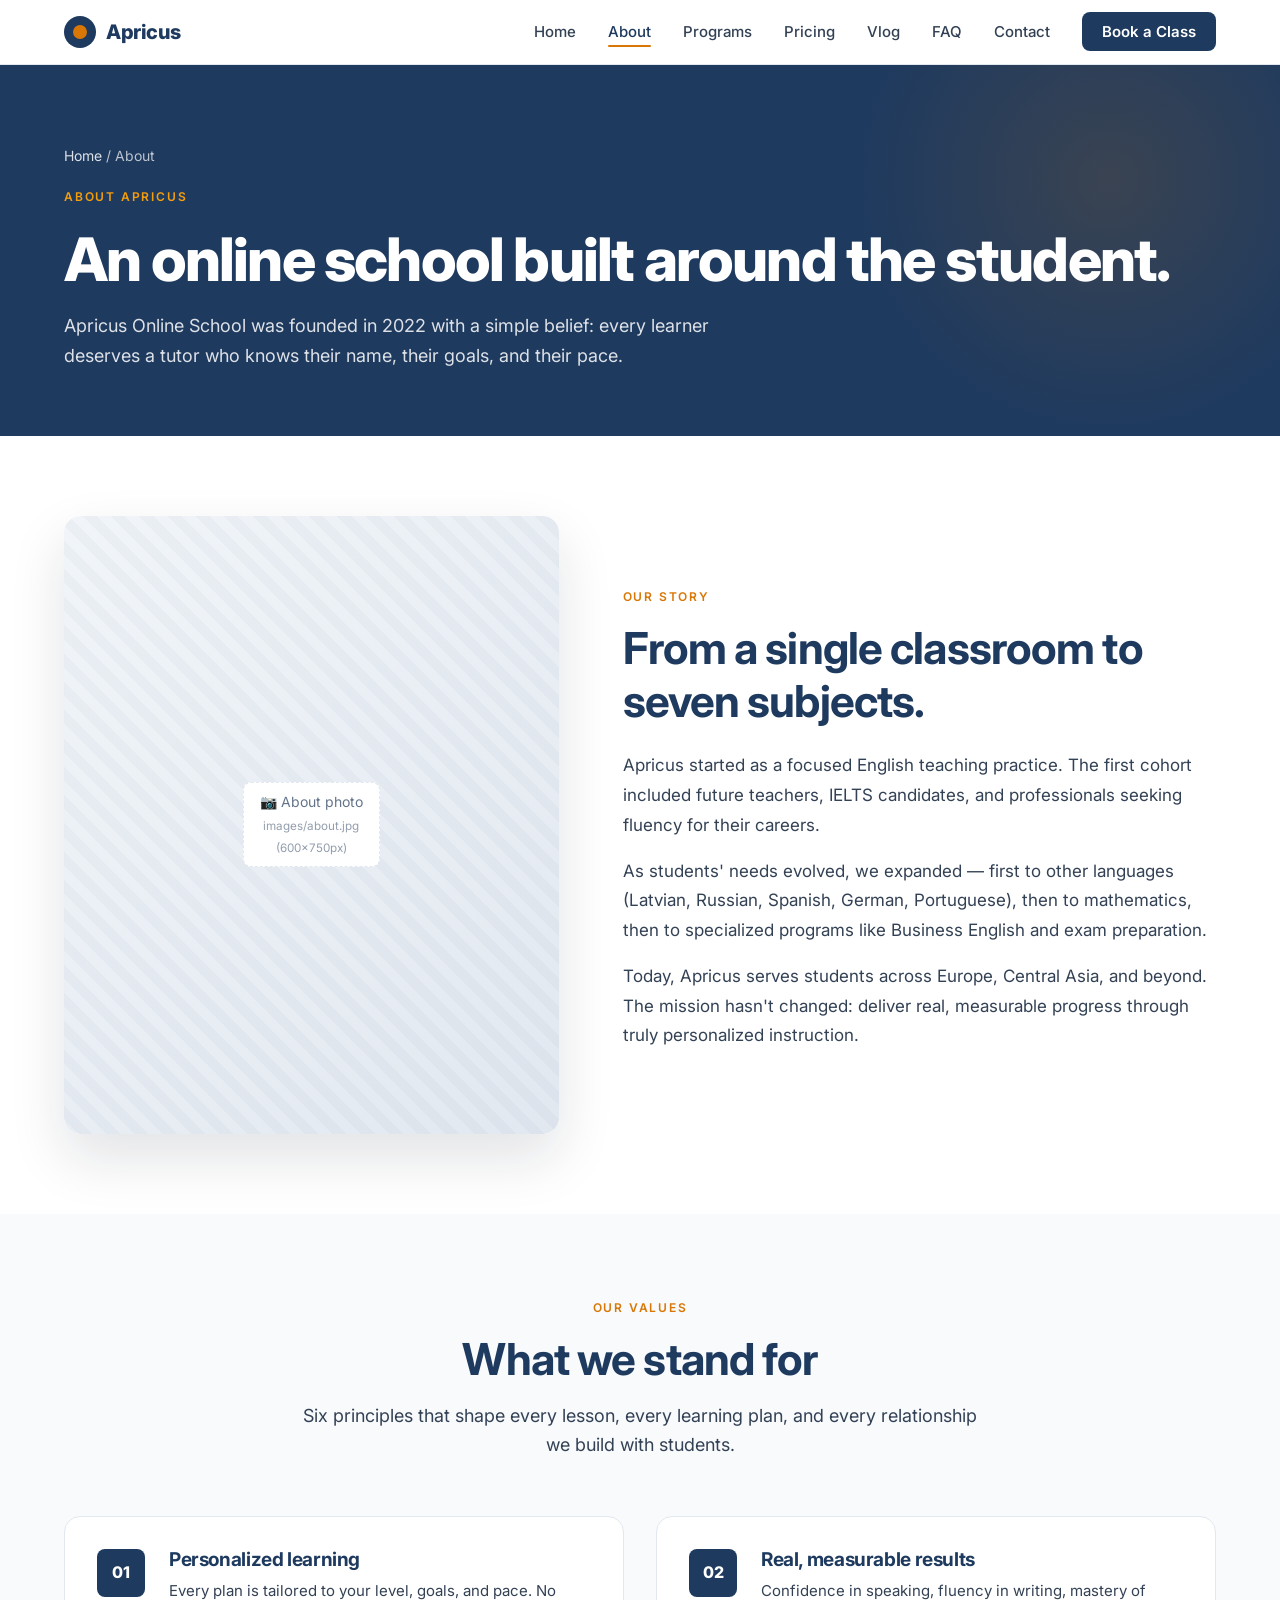
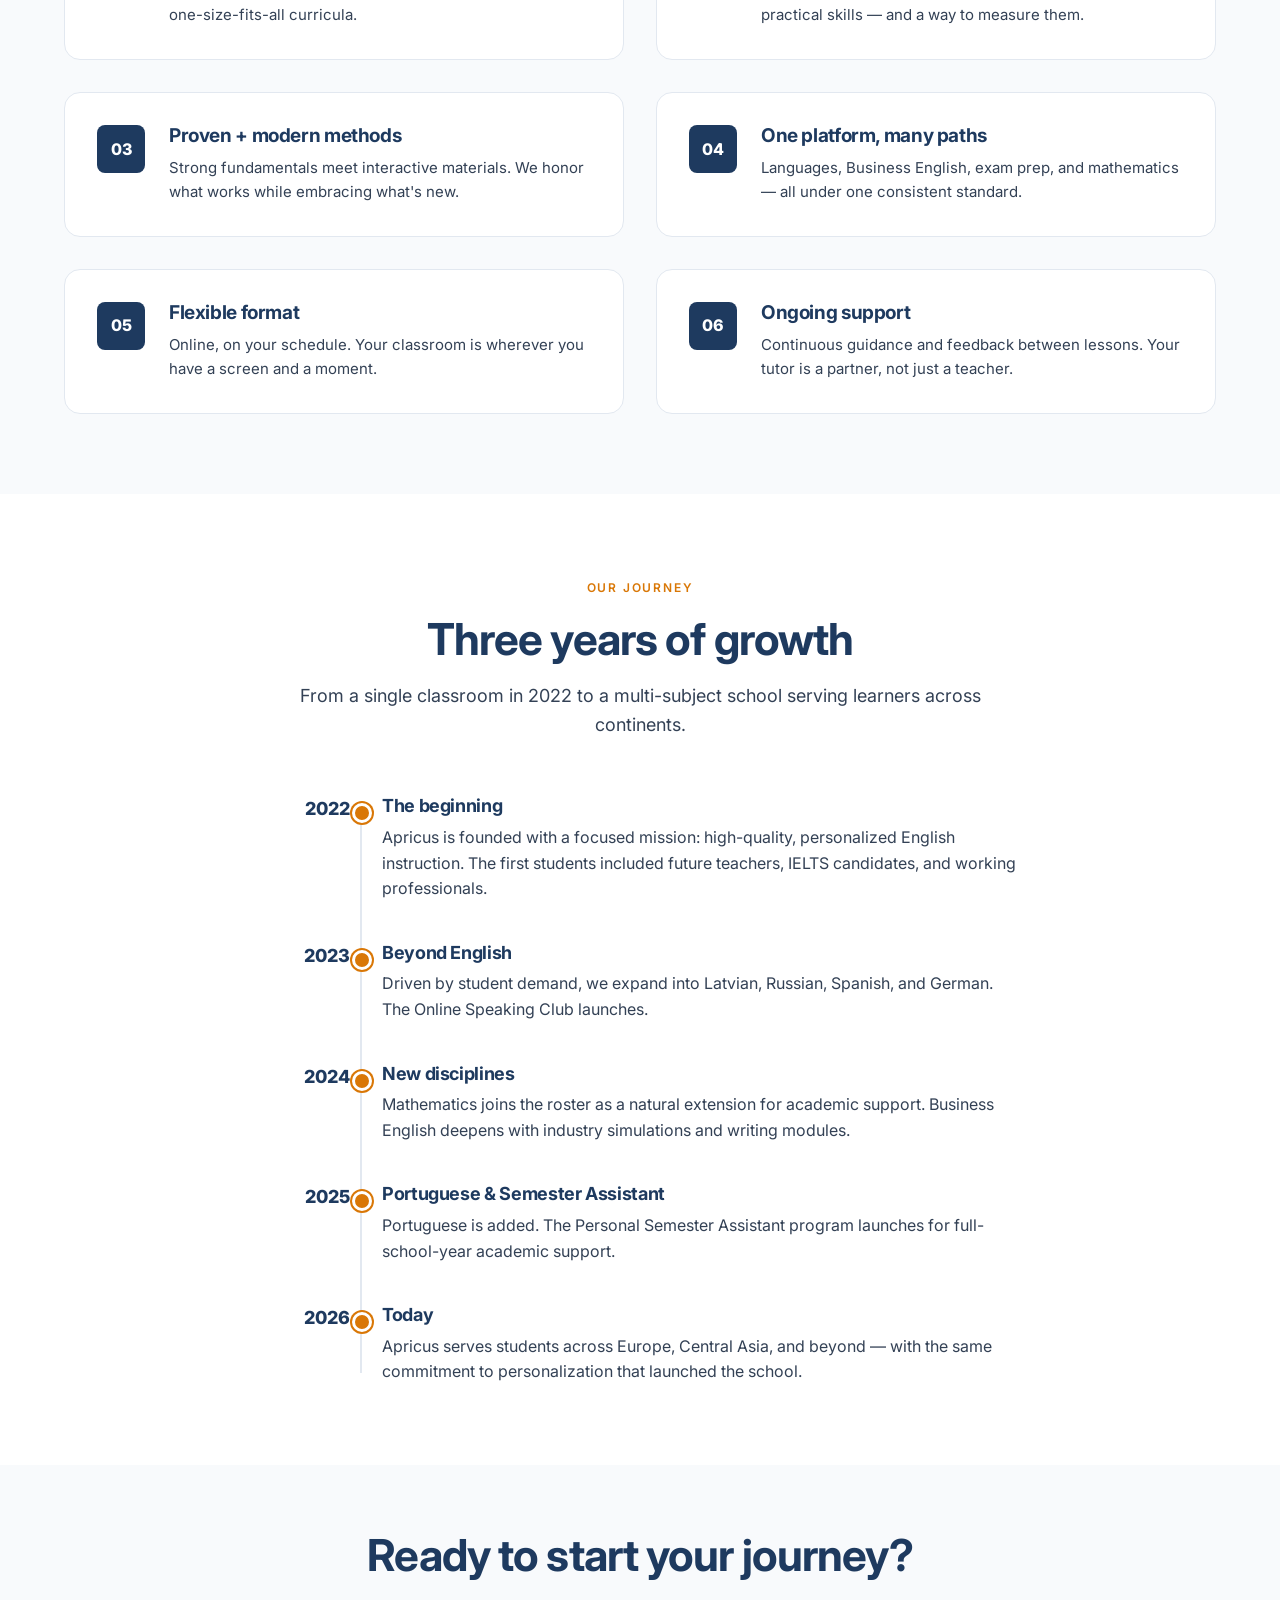
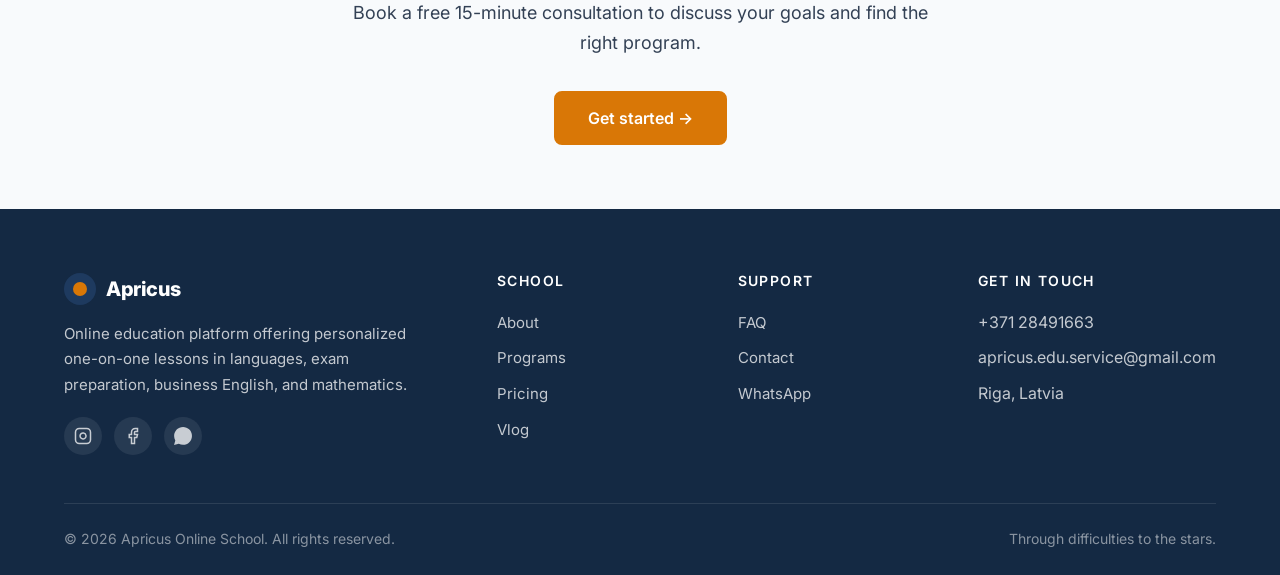
<file: about.html>
<!DOCTYPE html>
<html lang="en">
<head>
<meta charset="UTF-8">
<meta name="viewport" content="width=device-width, initial-scale=1.0">
<title>About — Apricus Online School</title>
<meta name="description" content="Founded in 2022, Apricus is a personalized online school offering language, exam, and academic tutoring across Europe and Central Asia.">
<link rel="preconnect" href="https://fonts.googleapis.com">
<link rel="preconnect" href="https://fonts.gstatic.com" crossorigin>
<link href="https://fonts.googleapis.com/css2?family=Inter:wght@400;500;600;700;800&display=swap" rel="stylesheet">
<link rel="stylesheet" href="css/styles.css">
<link rel="icon" href="data:image/svg+xml,%3Csvg xmlns='http://www.w3.org/2000/svg' viewBox='0 0 100 100'%3E%3Ccircle cx='50' cy='50' r='40' fill='%231e3a5f'/%3E%3Ccircle cx='50' cy='50' r='18' fill='%23d97706'/%3E%3C/svg%3E">
<style>
  .story-grid {
    display: grid;
    grid-template-columns: 1fr 1.2fr;
    gap: 4rem;
    align-items: center;
  }

  .story-image-wrap {
    aspect-ratio: 4/5;
    border-radius: var(--radius-lg);
    overflow: hidden;
    box-shadow: var(--shadow-xl);
  }

  .story-image-wrap .img-placeholder { width: 100%; height: 100%; border-radius: var(--radius-lg); }

  .story-content h2 { margin-bottom: 1.5rem; }

  .story-content p {
    color: var(--text-body);
    line-height: 1.75;
    margin-bottom: 1rem;
    font-size: 1.0625rem;
  }

  /* Values */
  .values-grid {
    display: grid;
    grid-template-columns: repeat(2, 1fr);
    gap: 2rem;
  }

  .value-card {
    background: var(--white);
    border: 1.5px solid var(--border);
    border-radius: var(--radius-lg);
    padding: 2rem;
    transition: all 0.25s;
    display: flex;
    gap: 1.5rem;
    align-items: flex-start;
  }

  .value-card:hover {
    border-color: var(--navy);
    transform: translateY(-2px);
    box-shadow: var(--shadow);
  }

  .value-num {
    flex-shrink: 0;
    width: 48px;
    height: 48px;
    background: var(--navy);
    color: var(--white);
    border-radius: var(--radius);
    display: flex;
    align-items: center;
    justify-content: center;
    font-weight: 800;
    font-size: 1rem;
  }

  .value-card h3 { font-size: 1.1875rem; margin-bottom: 0.5rem; }
  .value-card p { color: var(--text-body); font-size: 0.9375rem; line-height: 1.6; margin: 0; }

  /* Timeline */
  .timeline {
    max-width: 760px;
    margin: 0 auto;
    position: relative;
  }

  .timeline::before {
    content: '';
    position: absolute;
    left: 100px;
    top: 12px;
    bottom: 12px;
    width: 2px;
    background: var(--border);
  }

  .timeline-item {
    display: grid;
    grid-template-columns: 90px 1fr;
    gap: 2rem;
    padding-bottom: 2.5rem;
    position: relative;
  }

  .timeline-item:last-child { padding-bottom: 0; }

  .timeline-item::before {
    content: '';
    position: absolute;
    left: 92px;
    top: 8px;
    width: 14px;
    height: 14px;
    border-radius: 50%;
    background: var(--amber);
    border: 3px solid var(--white);
    box-shadow: 0 0 0 2px var(--amber);
    z-index: 2;
  }

  .timeline-year {
    font-weight: 800;
    color: var(--navy);
    font-size: 1.125rem;
    text-align: right;
  }

  .timeline-content h3 { font-size: 1.125rem; margin-bottom: 0.5rem; }
  .timeline-content p { color: var(--text-body); line-height: 1.6; }

  @media (max-width: 768px) {
    .story-grid { grid-template-columns: 1fr; gap: 2.5rem; }
    .values-grid { grid-template-columns: 1fr; }
    .timeline::before { left: 8px; }
    .timeline-item { grid-template-columns: 1fr; gap: 0.75rem; padding-left: 40px; padding-bottom: 2rem; }
    .timeline-item::before { left: 0; }
    .timeline-year { text-align: left; }
  }
</style>
</head>
<body>

<nav class="nav">
  <div class="nav-container">
    <a href="index.html" class="logo"><span class="logo-mark"></span><span>Apricus</span></a>
    <ul class="nav-links">
      <li><a href="index.html">Home</a></li>
      <li><a href="about.html" class="active">About</a></li>
      <li><a href="programs.html">Programs</a></li>
      <li><a href="pricing.html">Pricing</a></li>
      <li><a href="vlog.html">Vlog</a></li>
      <li><a href="faq.html">FAQ</a></li>
      <li><a href="contact.html">Contact</a></li>
      <li><a href="contact.html" class="nav-cta">Book a Class</a></li>
    </ul>
    <button class="mobile-toggle" aria-label="Toggle menu"><span></span><span></span><span></span></button>
  </div>
</nav>

<header class="page-header">
  <div class="container">
    <div class="breadcrumb"><a href="index.html">Home</a> / About</div>
    <span class="eyebrow">About Apricus</span>
    <h1>An online school built around the student.</h1>
    <p class="lead">Apricus Online School was founded in 2022 with a simple belief: every learner deserves a tutor who knows their name, their goals, and their pace.</p>
  </div>
</header>

<!-- STORY -->
<section class="section">
  <div class="container">
    <div class="story-grid">
      <div class="observe">
        <div class="story-image-wrap">
          <div class="img-placeholder">
            <span>📷 About photo<br><small style="opacity:0.7">images/about.jpg<br>(600×750px)</small></span>
          </div>
        </div>
      </div>
      <div class="story-content observe">
        <span class="eyebrow">Our story</span>
        <h2>From a single classroom to seven subjects.</h2>
        <p>Apricus started as a focused English teaching practice. The first cohort included future teachers, IELTS candidates, and professionals seeking fluency for their careers.</p>
        <p>As students' needs evolved, we expanded — first to other languages (Latvian, Russian, Spanish, German, Portuguese), then to mathematics, then to specialized programs like Business English and exam preparation.</p>
        <p>Today, Apricus serves students across Europe, Central Asia, and beyond. The mission hasn't changed: deliver real, measurable progress through truly personalized instruction.</p>
      </div>
    </div>
  </div>
</section>

<!-- VALUES -->
<section class="section section-alt">
  <div class="container">
    <div class="section-header observe">
      <span class="eyebrow">Our values</span>
      <h2>What we stand for</h2>
      <p>Six principles that shape every lesson, every learning plan, and every relationship we build with students.</p>
    </div>

    <div class="values-grid">
      <div class="value-card observe">
        <div class="value-num">01</div>
        <div>
          <h3>Personalized learning</h3>
          <p>Every plan is tailored to your level, goals, and pace. No one-size-fits-all curricula.</p>
        </div>
      </div>
      <div class="value-card observe">
        <div class="value-num">02</div>
        <div>
          <h3>Real, measurable results</h3>
          <p>Confidence in speaking, fluency in writing, mastery of practical skills — and a way to measure them.</p>
        </div>
      </div>
      <div class="value-card observe">
        <div class="value-num">03</div>
        <div>
          <h3>Proven + modern methods</h3>
          <p>Strong fundamentals meet interactive materials. We honor what works while embracing what's new.</p>
        </div>
      </div>
      <div class="value-card observe">
        <div class="value-num">04</div>
        <div>
          <h3>One platform, many paths</h3>
          <p>Languages, Business English, exam prep, and mathematics — all under one consistent standard.</p>
        </div>
      </div>
      <div class="value-card observe">
        <div class="value-num">05</div>
        <div>
          <h3>Flexible format</h3>
          <p>Online, on your schedule. Your classroom is wherever you have a screen and a moment.</p>
        </div>
      </div>
      <div class="value-card observe">
        <div class="value-num">06</div>
        <div>
          <h3>Ongoing support</h3>
          <p>Continuous guidance and feedback between lessons. Your tutor is a partner, not just a teacher.</p>
        </div>
      </div>
    </div>
  </div>
</section>

<!-- TIMELINE -->
<section class="section">
  <div class="container">
    <div class="section-header observe">
      <span class="eyebrow">Our journey</span>
      <h2>Three years of growth</h2>
      <p>From a single classroom in 2022 to a multi-subject school serving learners across continents.</p>
    </div>

    <div class="timeline">
      <div class="timeline-item observe">
        <div class="timeline-year">2022</div>
        <div class="timeline-content">
          <h3>The beginning</h3>
          <p>Apricus is founded with a focused mission: high-quality, personalized English instruction. The first students included future teachers, IELTS candidates, and working professionals.</p>
        </div>
      </div>
      <div class="timeline-item observe">
        <div class="timeline-year">2023</div>
        <div class="timeline-content">
          <h3>Beyond English</h3>
          <p>Driven by student demand, we expand into Latvian, Russian, Spanish, and German. The Online Speaking Club launches.</p>
        </div>
      </div>
      <div class="timeline-item observe">
        <div class="timeline-year">2024</div>
        <div class="timeline-content">
          <h3>New disciplines</h3>
          <p>Mathematics joins the roster as a natural extension for academic support. Business English deepens with industry simulations and writing modules.</p>
        </div>
      </div>
      <div class="timeline-item observe">
        <div class="timeline-year">2025</div>
        <div class="timeline-content">
          <h3>Portuguese & Semester Assistant</h3>
          <p>Portuguese is added. The Personal Semester Assistant program launches for full-school-year academic support.</p>
        </div>
      </div>
      <div class="timeline-item observe">
        <div class="timeline-year">2026</div>
        <div class="timeline-content">
          <h3>Today</h3>
          <p>Apricus serves students across Europe, Central Asia, and beyond — with the same commitment to personalization that launched the school.</p>
        </div>
      </div>
    </div>
  </div>
</section>

<!-- CTA -->
<section class="section section-alt" style="text-align:center; padding: 4rem 0;">
  <div class="container">
    <div class="observe">
      <h2>Ready to start your journey?</h2>
      <p class="lead" style="max-width:600px; margin: 1rem auto 2rem;">Book a free 15-minute consultation to discuss your goals and find the right program.</p>
      <a href="contact.html" class="btn btn-primary btn-lg">Get started →</a>
    </div>
  </div>
</section>

<footer>
  <div class="container">
    <div class="footer-grid">
      <div class="footer-brand">
        <a href="index.html" class="logo"><span class="logo-mark"></span><span>Apricus</span></a>
        <p>Online education platform offering personalized one-on-one lessons in languages, exam preparation, business English, and mathematics.</p>
        <div class="footer-socials">
          <a href="https://www.instagram.com/apricus_service" aria-label="Instagram"><svg width="18" height="18" viewBox="0 0 24 24" fill="none" stroke="currentColor" stroke-width="2"><rect x="2" y="2" width="20" height="20" rx="5"/><path d="M16 11.37A4 4 0 1 1 12.63 8 4 4 0 0 1 16 11.37zM17.5 6.5h.01"/></svg></a>
          <a href="https://www.facebook.com/apricuservice/" aria-label="Facebook"><svg width="18" height="18" viewBox="0 0 24 24" fill="none" stroke="currentColor" stroke-width="2"><path d="M18 2h-3a5 5 0 0 0-5 5v3H7v4h3v8h4v-8h3l1-4h-4V7a1 1 0 0 1 1-1h3z"/></svg></a>
          <a href="https://wa.me/37128491663" aria-label="WhatsApp"><svg width="18" height="18" viewBox="0 0 24 24" fill="currentColor"><path d="M.057 24l1.687-6.163c-1.041-1.804-1.588-3.849-1.587-5.946.003-6.556 5.338-11.891 11.893-11.891 3.181.001 6.167 1.24 8.413 3.488 2.245 2.248 3.481 5.236 3.48 8.414-.003 6.557-5.338 11.892-11.893 11.892-1.99-.001-3.951-.5-5.688-1.448l-6.305 1.654z"/></svg></a>
        </div>
      </div>
      <div class="footer-col"><h4>School</h4><ul><li><a href="about.html">About</a></li><li><a href="programs.html">Programs</a></li><li><a href="pricing.html">Pricing</a></li><li><a href="vlog.html">Vlog</a></li></ul></div>
      <div class="footer-col"><h4>Support</h4><ul><li><a href="faq.html">FAQ</a></li><li><a href="contact.html">Contact</a></li><li><a href="https://wa.me/37128491663">WhatsApp</a></li></ul></div>
      <div class="footer-col"><h4>Get in touch</h4><ul><li>+371 28491663</li><li>apricus.edu.service@gmail.com</li><li>Riga, Latvia</li></ul></div>
    </div>
    <div class="footer-bottom"><div>© 2026 Apricus Online School. All rights reserved.</div><div>Through difficulties to the stars.</div></div>
  </div>
</footer>

<script src="js/main.js"></script>
</body>
</html>
</file>
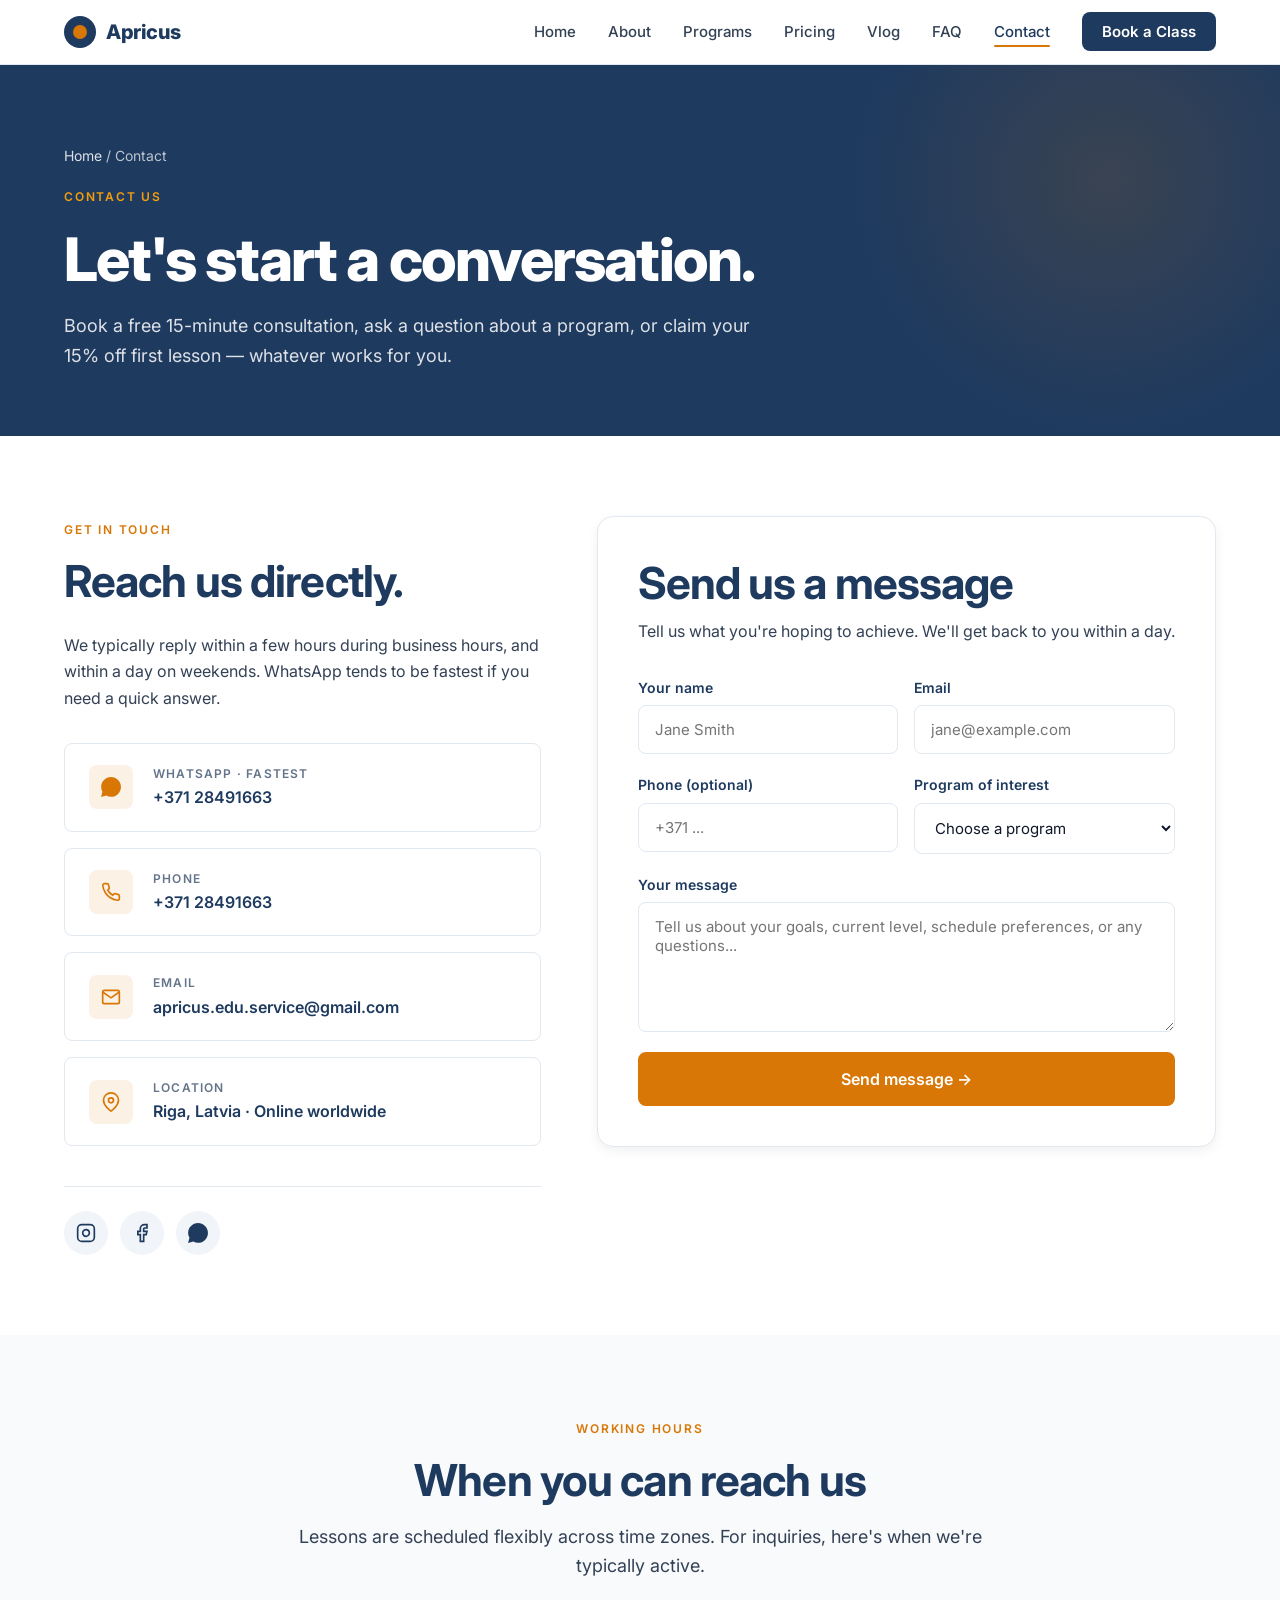
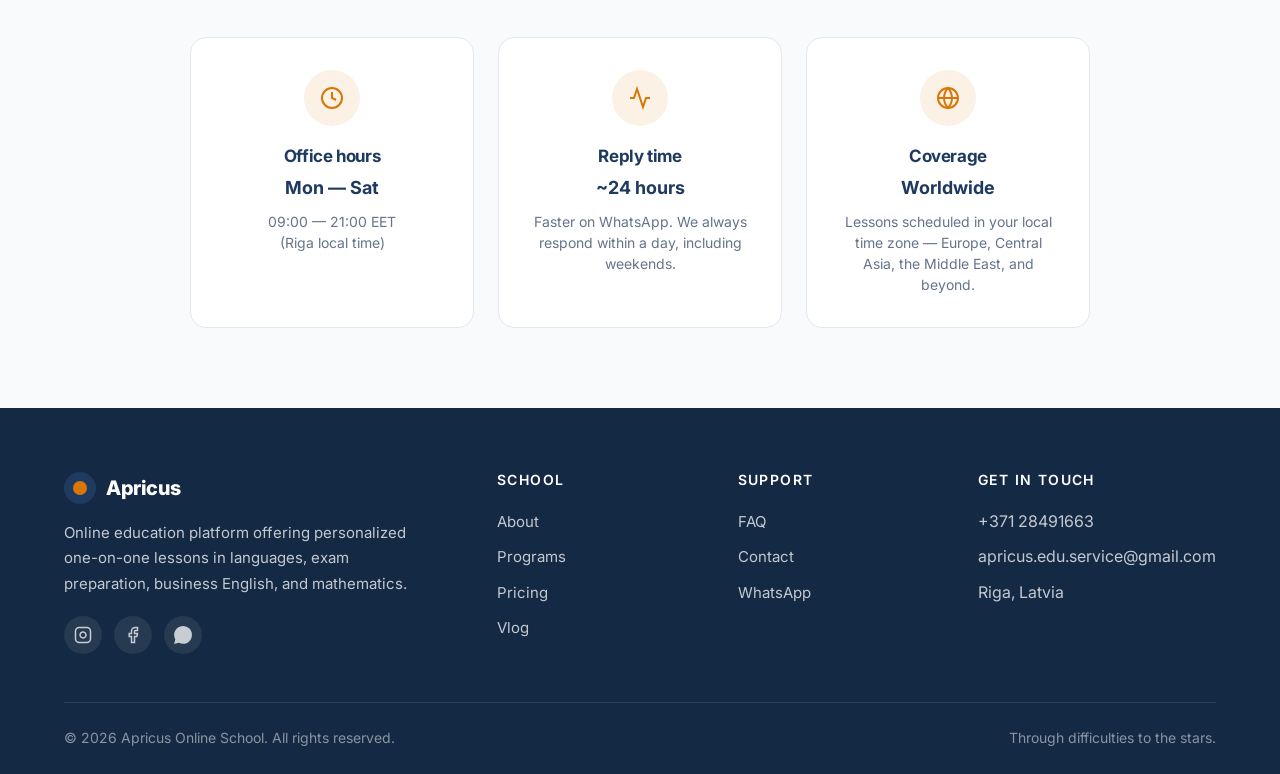
<file: contact.html>
<!DOCTYPE html>
<html lang="en">
<head>
<meta charset="UTF-8">
<meta name="viewport" content="width=device-width, initial-scale=1.0">
<title>Contact — Apricus Online School</title>
<meta name="description" content="Get in touch with Apricus Online School. Book a free consultation, ask a question, or claim your 15% off first lesson.">
<link rel="preconnect" href="https://fonts.googleapis.com">
<link rel="preconnect" href="https://fonts.gstatic.com" crossorigin>
<link href="https://fonts.googleapis.com/css2?family=Inter:wght@400;500;600;700;800&display=swap" rel="stylesheet">
<link rel="stylesheet" href="css/styles.css">
<link rel="icon" href="data:image/svg+xml,%3Csvg xmlns='http://www.w3.org/2000/svg' viewBox='0 0 100 100'%3E%3Ccircle cx='50' cy='50' r='40' fill='%231e3a5f'/%3E%3Ccircle cx='50' cy='50' r='18' fill='%23d97706'/%3E%3C/svg%3E">
<style>
  .contact-grid {
    display: grid;
    grid-template-columns: 1fr 1.3fr;
    gap: 3.5rem;
    align-items: start;
  }

  .contact-methods {
    display: flex;
    flex-direction: column;
    gap: 1rem;
    margin-bottom: 2.5rem;
  }

  .contact-method {
    display: flex;
    align-items: center;
    gap: 1.25rem;
    padding: 1.25rem 1.5rem;
    background: var(--white);
    border: 1.5px solid var(--border);
    border-radius: var(--radius);
    transition: all 0.2s;
  }

  .contact-method:hover {
    border-color: var(--navy);
    transform: translateX(4px);
    box-shadow: var(--shadow);
  }

  .contact-method-icon {
    width: 44px;
    height: 44px;
    border-radius: var(--radius);
    background: rgba(217, 119, 6, 0.1);
    color: var(--amber);
    display: flex;
    align-items: center;
    justify-content: center;
    flex-shrink: 0;
  }

  .contact-method-content {
    display: flex;
    flex-direction: column;
    gap: 2px;
  }

  .contact-method-label {
    font-size: 0.75rem;
    text-transform: uppercase;
    letter-spacing: 0.1em;
    color: var(--text-muted);
    font-weight: 600;
  }

  .contact-method-value {
    font-size: 1rem;
    font-weight: 600;
    color: var(--navy);
  }

  .contact-socials {
    display: flex;
    gap: 0.75rem;
    padding-top: 1.5rem;
    border-top: 1px solid var(--border);
  }

  .contact-socials a {
    width: 44px;
    height: 44px;
    border-radius: 50%;
    background: var(--gray-100);
    color: var(--navy);
    display: flex;
    align-items: center;
    justify-content: center;
    transition: all 0.2s;
  }

  .contact-socials a:hover {
    background: var(--navy);
    color: var(--white);
    transform: translateY(-2px);
  }

  /* Form */
  .form-card {
    background: var(--white);
    border: 1.5px solid var(--border);
    border-radius: var(--radius-lg);
    padding: 2.5rem;
    box-shadow: var(--shadow);
  }

  .form-card h2 {
    margin-bottom: 0.5rem;
  }

  .form-card .lead {
    margin-bottom: 2rem;
    font-size: 1rem;
  }

  .form-row {
    display: grid;
    grid-template-columns: 1fr 1fr;
    gap: 1rem;
  }

  /* Hours */
  .hours-grid {
    display: grid;
    grid-template-columns: repeat(3, 1fr);
    gap: 1.5rem;
    max-width: 900px;
    margin: 0 auto;
  }

  .hours-card {
    background: var(--white);
    border: 1.5px solid var(--border);
    border-radius: var(--radius-lg);
    padding: 2rem;
    text-align: center;
    transition: all 0.2s;
  }

  .hours-card:hover {
    border-color: var(--navy);
    transform: translateY(-2px);
    box-shadow: var(--shadow);
  }

  .hours-icon {
    width: 56px;
    height: 56px;
    margin: 0 auto 1.25rem;
    background: rgba(217, 119, 6, 0.1);
    color: var(--amber);
    border-radius: 50%;
    display: flex;
    align-items: center;
    justify-content: center;
  }

  .hours-card h3 {
    font-size: 1.0625rem;
    margin-bottom: 0.5rem;
  }

  .hours-card .hours-time {
    font-size: 1.125rem;
    font-weight: 700;
    color: var(--navy);
    margin-bottom: 0.5rem;
  }

  .hours-card p {
    font-size: 0.875rem;
    color: var(--text-muted);
    line-height: 1.5;
  }

  @media (max-width: 968px) {
    .contact-grid { grid-template-columns: 1fr; gap: 2.5rem; }
    .form-row { grid-template-columns: 1fr; }
    .hours-grid { grid-template-columns: 1fr; }
    .form-card { padding: 1.75rem; }
  }
</style>
</head>
<body>

<nav class="nav">
  <div class="nav-container">
    <a href="index.html" class="logo"><span class="logo-mark"></span><span>Apricus</span></a>
    <ul class="nav-links">
      <li><a href="index.html">Home</a></li>
      <li><a href="about.html">About</a></li>
      <li><a href="programs.html">Programs</a></li>
      <li><a href="pricing.html">Pricing</a></li>
      <li><a href="vlog.html">Vlog</a></li>
      <li><a href="faq.html">FAQ</a></li>
      <li><a href="contact.html" class="active">Contact</a></li>
      <li><a href="contact.html" class="nav-cta">Book a Class</a></li>
    </ul>
    <button class="mobile-toggle" aria-label="Toggle menu"><span></span><span></span><span></span></button>
  </div>
</nav>

<header class="page-header">
  <div class="container">
    <div class="breadcrumb"><a href="index.html">Home</a> / Contact</div>
    <span class="eyebrow">Contact us</span>
    <h1>Let's start a conversation.</h1>
    <p class="lead">Book a free 15-minute consultation, ask a question about a program, or claim your 15% off first lesson — whatever works for you.</p>
  </div>
</header>

<section class="section">
  <div class="container">
    <div class="contact-grid">

      <!-- LEFT: Contact methods -->
      <div class="observe">
        <span class="eyebrow">Get in touch</span>
        <h2 style="margin-bottom: 1.5rem;">Reach us directly.</h2>
        <p style="color: var(--text-body); line-height: 1.65; margin-bottom: 2rem;">We typically reply within a few hours during business hours, and within a day on weekends. WhatsApp tends to be fastest if you need a quick answer.</p>

        <div class="contact-methods">
          <a href="https://wa.me/37128491663" class="contact-method">
            <div class="contact-method-icon">
              <svg width="20" height="20" viewBox="0 0 24 24" fill="currentColor"><path d="M.057 24l1.687-6.163c-1.041-1.804-1.588-3.849-1.587-5.946.003-6.556 5.338-11.891 11.893-11.891 3.181.001 6.167 1.24 8.413 3.488 2.245 2.248 3.481 5.236 3.48 8.414-.003 6.557-5.338 11.892-11.893 11.892-1.99-.001-3.951-.5-5.688-1.448l-6.305 1.654z"/></svg>
            </div>
            <div class="contact-method-content">
              <span class="contact-method-label">WhatsApp · Fastest</span>
              <span class="contact-method-value">+371 28491663</span>
            </div>
          </a>

          <a href="tel:+37128491663" class="contact-method">
            <div class="contact-method-icon">
              <svg width="20" height="20" viewBox="0 0 24 24" fill="none" stroke="currentColor" stroke-width="2"><path d="M22 16.92v3a2 2 0 0 1-2.18 2 19.79 19.79 0 0 1-8.63-3.07 19.5 19.5 0 0 1-6-6 19.79 19.79 0 0 1-3.07-8.67A2 2 0 0 1 4.11 2h3a2 2 0 0 1 2 1.72 12.84 12.84 0 0 0 .7 2.81 2 2 0 0 1-.45 2.11L8.09 9.91a16 16 0 0 0 6 6l1.27-1.27a2 2 0 0 1 2.11-.45 12.84 12.84 0 0 0 2.81.7A2 2 0 0 1 22 16.92z"/></svg>
            </div>
            <div class="contact-method-content">
              <span class="contact-method-label">Phone</span>
              <span class="contact-method-value">+371 28491663</span>
            </div>
          </a>

          <a href="mailto:apricus.edu.service@gmail.com" class="contact-method">
            <div class="contact-method-icon">
              <svg width="20" height="20" viewBox="0 0 24 24" fill="none" stroke="currentColor" stroke-width="2"><path d="M4 4h16c1.1 0 2 .9 2 2v12c0 1.1-.9 2-2 2H4c-1.1 0-2-.9-2-2V6c0-1.1.9-2 2-2z"/><polyline points="22,6 12,13 2,6"/></svg>
            </div>
            <div class="contact-method-content">
              <span class="contact-method-label">Email</span>
              <span class="contact-method-value">apricus.edu.service@gmail.com</span>
            </div>
          </a>

          <div class="contact-method">
            <div class="contact-method-icon">
              <svg width="20" height="20" viewBox="0 0 24 24" fill="none" stroke="currentColor" stroke-width="2"><path d="M21 10c0 7-9 13-9 13s-9-6-9-13a9 9 0 0 1 18 0z"/><circle cx="12" cy="10" r="3"/></svg>
            </div>
            <div class="contact-method-content">
              <span class="contact-method-label">Location</span>
              <span class="contact-method-value">Riga, Latvia · Online worldwide</span>
            </div>
          </div>
        </div>

        <div class="contact-socials">
          <a href="https://www.instagram.com/apricus_service" aria-label="Instagram">
            <svg width="20" height="20" viewBox="0 0 24 24" fill="none" stroke="currentColor" stroke-width="2"><rect x="2" y="2" width="20" height="20" rx="5"/><path d="M16 11.37A4 4 0 1 1 12.63 8 4 4 0 0 1 16 11.37zM17.5 6.5h.01"/></svg>
          </a>
          <a href="https://www.facebook.com/apricuservice/" aria-label="Facebook">
            <svg width="20" height="20" viewBox="0 0 24 24" fill="none" stroke="currentColor" stroke-width="2"><path d="M18 2h-3a5 5 0 0 0-5 5v3H7v4h3v8h4v-8h3l1-4h-4V7a1 1 0 0 1 1-1h3z"/></svg>
          </a>
          <a href="https://wa.me/37128491663" aria-label="WhatsApp">
            <svg width="20" height="20" viewBox="0 0 24 24" fill="currentColor"><path d="M.057 24l1.687-6.163c-1.041-1.804-1.588-3.849-1.587-5.946.003-6.556 5.338-11.891 11.893-11.891 3.181.001 6.167 1.24 8.413 3.488 2.245 2.248 3.481 5.236 3.48 8.414-.003 6.557-5.338 11.892-11.893 11.892-1.99-.001-3.951-.5-5.688-1.448l-6.305 1.654z"/></svg>
          </a>
        </div>
      </div>

      <!-- RIGHT: Form -->
      <div class="observe">
        <div class="form-card">
          <h2>Send us a message</h2>
          <p class="lead">Tell us what you're hoping to achieve. We'll get back to you within a day.</p>

          <form class="contact-form">
            <div class="form-row">
              <div class="form-group">
                <label for="name">Your name</label>
                <input type="text" id="name" name="name" required placeholder="Jane Smith">
              </div>
              <div class="form-group">
                <label for="email">Email</label>
                <input type="email" id="email" name="email" required placeholder="jane@example.com">
              </div>
            </div>

            <div class="form-row">
              <div class="form-group">
                <label for="phone">Phone (optional)</label>
                <input type="tel" id="phone" name="phone" placeholder="+371 ...">
              </div>
              <div class="form-group">
                <label for="program">Program of interest</label>
                <select id="program" name="program">
                  <option value="">Choose a program</option>
                  <option>English</option>
                  <option>Business English</option>
                  <option>IELTS / TOEFL Prep</option>
                  <option>Latvian</option>
                  <option>Russian</option>
                  <option>Spanish</option>
                  <option>German</option>
                  <option>Portuguese</option>
                  <option>Mathematics</option>
                  <option>Not sure yet</option>
                </select>
              </div>
            </div>

            <div class="form-group">
              <label for="message">Your message</label>
              <textarea id="message" name="message" required placeholder="Tell us about your goals, current level, schedule preferences, or any questions..."></textarea>
            </div>

            <button type="submit" class="btn btn-primary btn-lg" style="width: 100%;">Send message →</button>
          </form>
        </div>
      </div>

    </div>
  </div>
</section>

<!-- HOURS -->
<section class="section section-alt">
  <div class="container">
    <div class="section-header observe">
      <span class="eyebrow">Working hours</span>
      <h2>When you can reach us</h2>
      <p>Lessons are scheduled flexibly across time zones. For inquiries, here's when we're typically active.</p>
    </div>

    <div class="hours-grid">
      <div class="hours-card observe">
        <div class="hours-icon">
          <svg width="24" height="24" viewBox="0 0 24 24" fill="none" stroke="currentColor" stroke-width="2"><circle cx="12" cy="12" r="10"/><polyline points="12 6 12 12 16 14"/></svg>
        </div>
        <h3>Office hours</h3>
        <div class="hours-time">Mon — Sat</div>
        <p>09:00 — 21:00 EET<br>(Riga local time)</p>
      </div>

      <div class="hours-card observe">
        <div class="hours-icon">
          <svg width="24" height="24" viewBox="0 0 24 24" fill="none" stroke="currentColor" stroke-width="2"><polyline points="22 12 18 12 15 21 9 3 6 12 2 12"/></svg>
        </div>
        <h3>Reply time</h3>
        <div class="hours-time">~24 hours</div>
        <p>Faster on WhatsApp. We always respond within a day, including weekends.</p>
      </div>

      <div class="hours-card observe">
        <div class="hours-icon">
          <svg width="24" height="24" viewBox="0 0 24 24" fill="none" stroke="currentColor" stroke-width="2"><circle cx="12" cy="12" r="10"/><line x1="2" y1="12" x2="22" y2="12"/><path d="M12 2a15.3 15.3 0 0 1 4 10 15.3 15.3 0 0 1-4 10 15.3 15.3 0 0 1-4-10 15.3 15.3 0 0 1 4-10z"/></svg>
        </div>
        <h3>Coverage</h3>
        <div class="hours-time">Worldwide</div>
        <p>Lessons scheduled in your local time zone — Europe, Central Asia, the Middle East, and beyond.</p>
      </div>
    </div>
  </div>
</section>

<footer>
  <div class="container">
    <div class="footer-grid">
      <div class="footer-brand">
        <a href="index.html" class="logo"><span class="logo-mark"></span><span>Apricus</span></a>
        <p>Online education platform offering personalized one-on-one lessons in languages, exam preparation, business English, and mathematics.</p>
        <div class="footer-socials">
          <a href="https://www.instagram.com/apricus_service" aria-label="Instagram"><svg width="18" height="18" viewBox="0 0 24 24" fill="none" stroke="currentColor" stroke-width="2"><rect x="2" y="2" width="20" height="20" rx="5"/><path d="M16 11.37A4 4 0 1 1 12.63 8 4 4 0 0 1 16 11.37zM17.5 6.5h.01"/></svg></a>
          <a href="https://www.facebook.com/apricuservice/" aria-label="Facebook"><svg width="18" height="18" viewBox="0 0 24 24" fill="none" stroke="currentColor" stroke-width="2"><path d="M18 2h-3a5 5 0 0 0-5 5v3H7v4h3v8h4v-8h3l1-4h-4V7a1 1 0 0 1 1-1h3z"/></svg></a>
          <a href="https://wa.me/37128491663" aria-label="WhatsApp"><svg width="18" height="18" viewBox="0 0 24 24" fill="currentColor"><path d="M.057 24l1.687-6.163c-1.041-1.804-1.588-3.849-1.587-5.946.003-6.556 5.338-11.891 11.893-11.891 3.181.001 6.167 1.24 8.413 3.488 2.245 2.248 3.481 5.236 3.48 8.414-.003 6.557-5.338 11.892-11.893 11.892-1.99-.001-3.951-.5-5.688-1.448l-6.305 1.654z"/></svg></a>
        </div>
      </div>
      <div class="footer-col"><h4>School</h4><ul><li><a href="about.html">About</a></li><li><a href="programs.html">Programs</a></li><li><a href="pricing.html">Pricing</a></li><li><a href="vlog.html">Vlog</a></li></ul></div>
      <div class="footer-col"><h4>Support</h4><ul><li><a href="faq.html">FAQ</a></li><li><a href="contact.html">Contact</a></li><li><a href="https://wa.me/37128491663">WhatsApp</a></li></ul></div>
      <div class="footer-col"><h4>Get in touch</h4><ul><li>+371 28491663</li><li>apricus.edu.service@gmail.com</li><li>Riga, Latvia</li></ul></div>
    </div>
    <div class="footer-bottom"><div>© 2026 Apricus Online School. All rights reserved.</div><div>Through difficulties to the stars.</div></div>
  </div>
</footer>

<script src="js/main.js"></script>
</body>
</html>
</file>
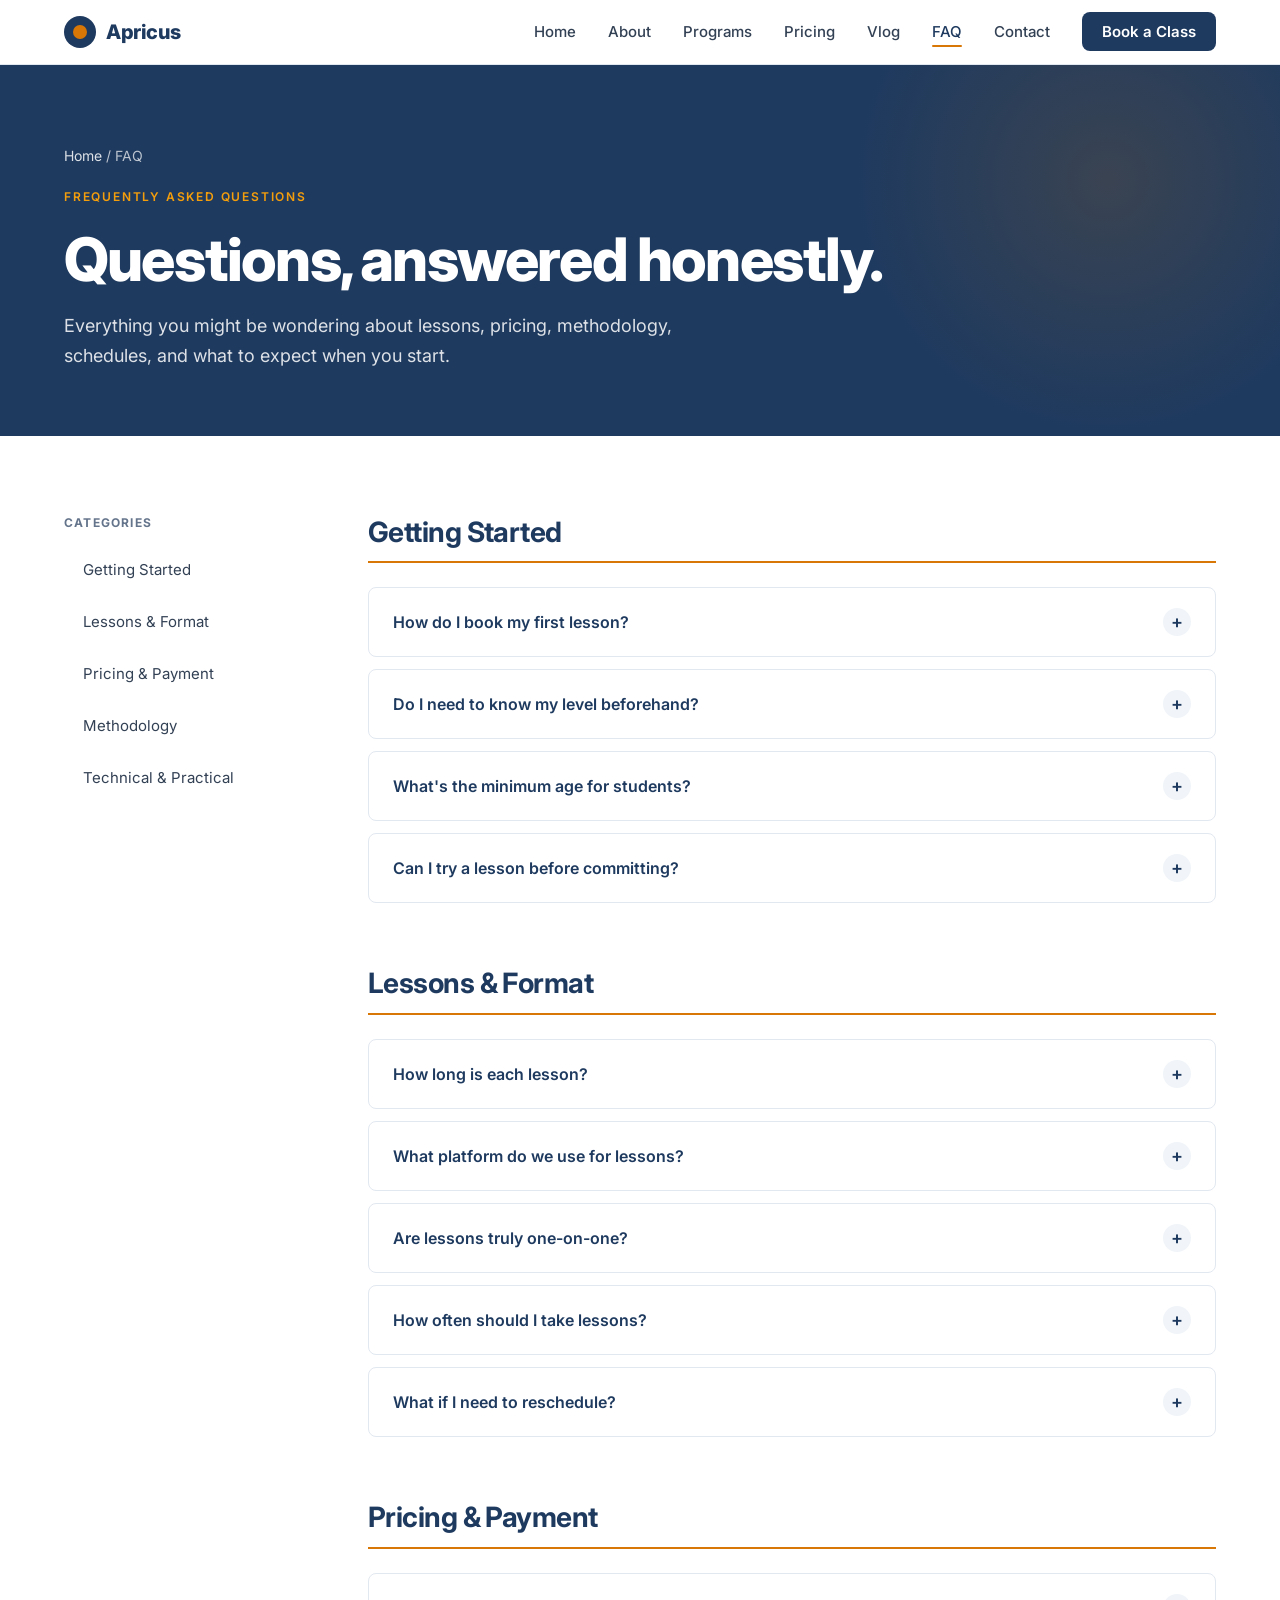
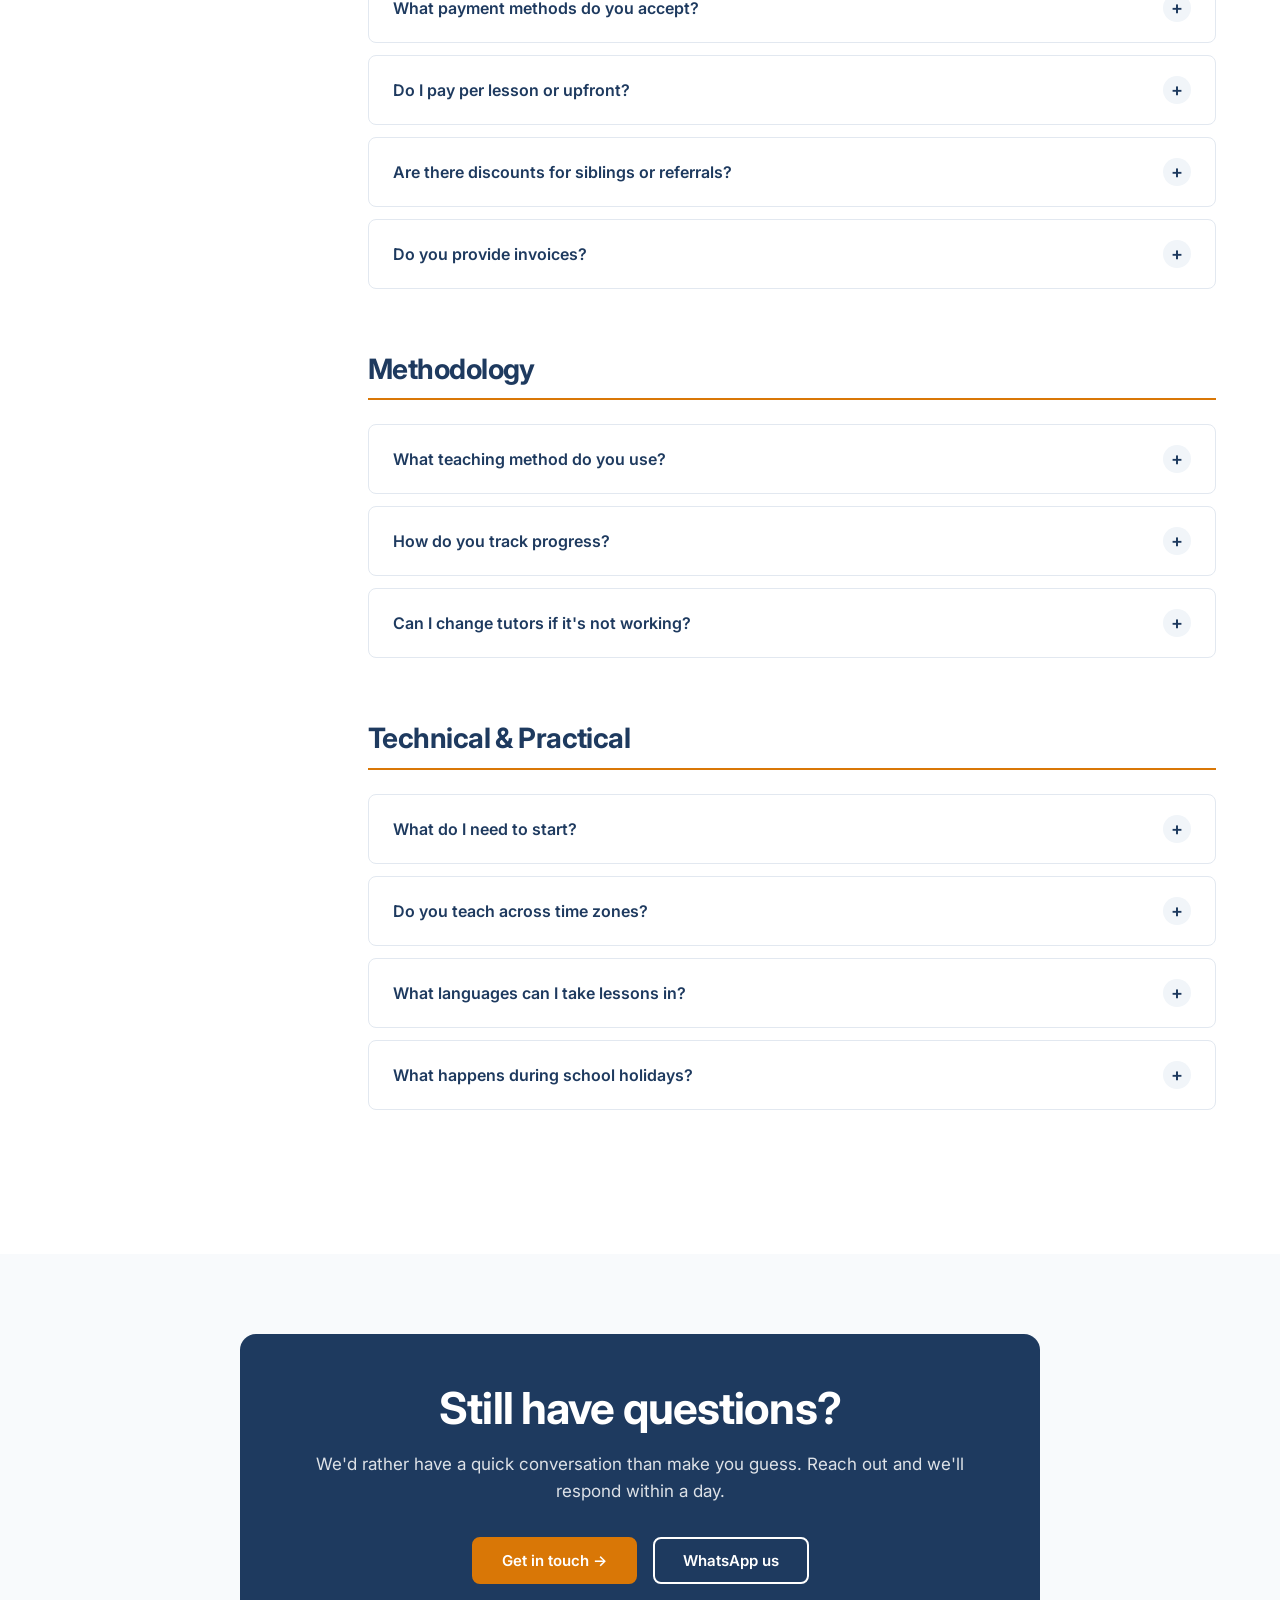
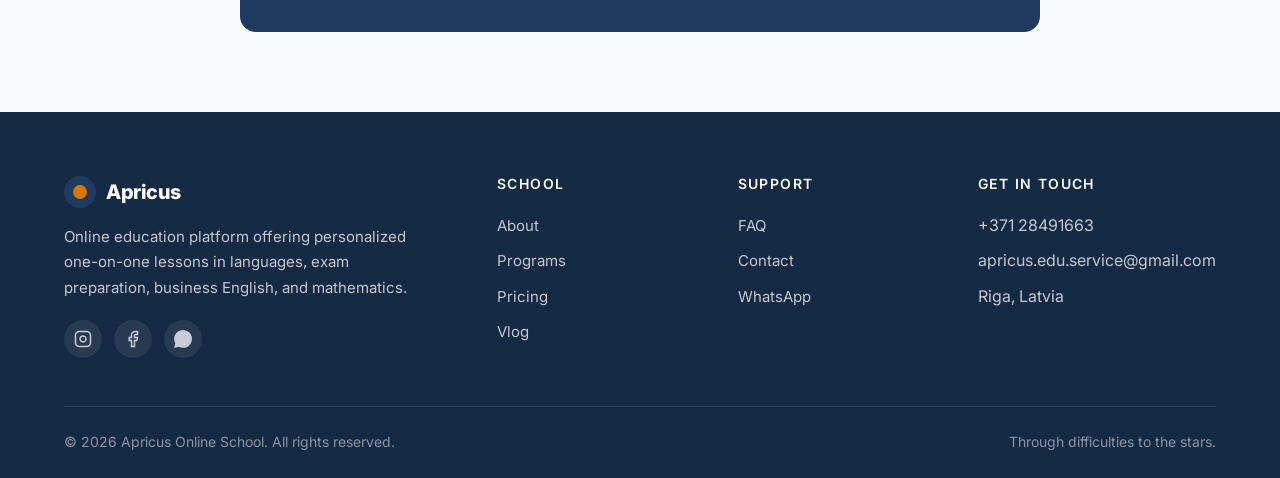
<file: faq.html>
<!DOCTYPE html>
<html lang="en">
<head>
<meta charset="UTF-8">
<meta name="viewport" content="width=device-width, initial-scale=1.0">
<title>FAQ — Apricus Online School</title>
<meta name="description" content="Frequently asked questions about Apricus Online School: lessons, pricing, methodology, scheduling, and more.">
<link rel="preconnect" href="https://fonts.googleapis.com">
<link rel="preconnect" href="https://fonts.gstatic.com" crossorigin>
<link href="https://fonts.googleapis.com/css2?family=Inter:wght@400;500;600;700;800&display=swap" rel="stylesheet">
<link rel="stylesheet" href="css/styles.css">
<link rel="icon" href="data:image/svg+xml,%3Csvg xmlns='http://www.w3.org/2000/svg' viewBox='0 0 100 100'%3E%3Ccircle cx='50' cy='50' r='40' fill='%231e3a5f'/%3E%3Ccircle cx='50' cy='50' r='18' fill='%23d97706'/%3E%3C/svg%3E">
<style>
  .faq-layout {
    display: grid;
    grid-template-columns: 240px 1fr;
    gap: 4rem;
    align-items: start;
  }

  .faq-categories {
    position: sticky;
    top: 100px;
  }

  .faq-categories h3 {
    font-size: 0.75rem;
    text-transform: uppercase;
    letter-spacing: 0.1em;
    color: var(--text-muted);
    margin-bottom: 1rem;
  }

  .faq-cat-link {
    display: block;
    padding: 0.75rem 1rem;
    border-radius: var(--radius);
    color: var(--text-body);
    font-size: 0.9375rem;
    margin-bottom: 0.25rem;
    transition: all 0.2s;
    border-left: 3px solid transparent;
  }

  .faq-cat-link:hover {
    background: var(--gray-50);
    color: var(--navy);
  }

  .faq-cat-link.active {
    background: var(--gray-50);
    color: var(--navy);
    border-left-color: var(--amber);
    font-weight: 600;
  }

  .faq-category {
    margin-bottom: 4rem;
    scroll-margin-top: 120px;
  }

  .faq-category-title {
    font-size: 1.75rem;
    margin-bottom: 1.5rem;
    padding-bottom: 0.75rem;
    border-bottom: 2px solid var(--amber);
  }

  .faq-item {
    background: var(--white);
    border: 1.5px solid var(--border);
    border-radius: var(--radius);
    margin-bottom: 0.75rem;
    transition: all 0.2s;
  }

  .faq-item:hover {
    border-color: var(--gray-300);
  }

  .faq-item.open {
    border-color: var(--navy);
    box-shadow: var(--shadow);
  }

  .faq-question {
    width: 100%;
    background: none;
    border: none;
    padding: 1.25rem 1.5rem;
    text-align: left;
    cursor: pointer;
    display: flex;
    align-items: center;
    justify-content: space-between;
    gap: 1rem;
    font-family: inherit;
    font-size: 1rem;
    font-weight: 600;
    color: var(--navy);
  }

  .faq-icon {
    width: 28px;
    height: 28px;
    border-radius: 50%;
    background: var(--gray-100);
    display: flex;
    align-items: center;
    justify-content: center;
    flex-shrink: 0;
    color: var(--navy);
    font-size: 1.125rem;
    line-height: 1;
    transition: all 0.3s;
  }

  .faq-item.open .faq-icon {
    background: var(--amber);
    color: var(--white);
    transform: rotate(45deg);
  }

  .faq-answer {
    max-height: 0;
    overflow: hidden;
    transition: max-height 0.4s;
  }

  .faq-item.open .faq-answer {
    max-height: 500px;
  }

  .faq-answer-inner {
    padding: 0 1.5rem 1.25rem;
    color: var(--text-body);
    line-height: 1.65;
    font-size: 0.9375rem;
  }

  .faq-answer-inner p:not(:last-child) { margin-bottom: 0.75rem; }
  .faq-answer-inner ul { margin: 0.5rem 0 0 1.25rem; }
  .faq-answer-inner ul li { padding: 0.25rem 0; }
  .faq-answer-inner strong { color: var(--navy); }
  .faq-answer-inner a { color: var(--amber); text-decoration: underline; }

  /* Help banner */
  .help-card {
    background: var(--navy);
    color: var(--white);
    border-radius: var(--radius-lg);
    padding: 3rem;
    text-align: center;
    max-width: 800px;
    margin: 0 auto;
  }

  .help-card h2 { color: var(--white); margin-bottom: 1rem; }
  .help-card p { color: rgba(255,255,255,0.85); font-size: 1.0625rem; margin-bottom: 2rem; }

  .help-card .btn-primary { background: var(--amber); border-color: var(--amber); }
  .help-card .btn-outline { color: var(--white); border-color: var(--white); }
  .help-card .btn-outline:hover { background: var(--white); color: var(--navy); }

  @media (max-width: 968px) {
    .faq-layout { grid-template-columns: 1fr; gap: 2rem; }
    .faq-categories {
      position: static;
      display: flex;
      gap: 0.5rem;
      overflow-x: auto;
      padding-bottom: 0.5rem;
    }
    .faq-categories h3 { display: none; }
    .faq-cat-link { white-space: nowrap; padding: 0.5rem 1rem; border-left: none; border: 1.5px solid var(--border); border-radius: 100px; }
    .faq-cat-link.active { border-color: var(--navy); border-left: 1.5px solid var(--navy); background: var(--navy); color: var(--white); }
  }
</style>
</head>
<body>

<nav class="nav">
  <div class="nav-container">
    <a href="index.html" class="logo"><span class="logo-mark"></span><span>Apricus</span></a>
    <ul class="nav-links">
      <li><a href="index.html">Home</a></li>
      <li><a href="about.html">About</a></li>
      <li><a href="programs.html">Programs</a></li>
      <li><a href="pricing.html">Pricing</a></li>
      <li><a href="vlog.html">Vlog</a></li>
      <li><a href="faq.html" class="active">FAQ</a></li>
      <li><a href="contact.html">Contact</a></li>
      <li><a href="contact.html" class="nav-cta">Book a Class</a></li>
    </ul>
    <button class="mobile-toggle" aria-label="Toggle menu"><span></span><span></span><span></span></button>
  </div>
</nav>

<header class="page-header">
  <div class="container">
    <div class="breadcrumb"><a href="index.html">Home</a> / FAQ</div>
    <span class="eyebrow">Frequently asked questions</span>
    <h1>Questions, answered honestly.</h1>
    <p class="lead">Everything you might be wondering about lessons, pricing, methodology, schedules, and what to expect when you start.</p>
  </div>
</header>

<section class="section">
  <div class="container">
    <div class="faq-layout">

      <aside class="faq-categories">
        <h3>Categories</h3>
        <a href="#getting-started" class="faq-cat-link active">Getting Started</a>
        <a href="#lessons" class="faq-cat-link">Lessons & Format</a>
        <a href="#pricing-faq" class="faq-cat-link">Pricing & Payment</a>
        <a href="#methodology" class="faq-cat-link">Methodology</a>
        <a href="#tech" class="faq-cat-link">Technical & Practical</a>
      </aside>

      <div>

        <div class="faq-category" id="getting-started">
          <h2 class="faq-category-title">Getting Started</h2>

          <div class="faq-item">
            <button class="faq-question"><span>How do I book my first lesson?</span><span class="faq-icon">+</span></button>
            <div class="faq-answer"><div class="faq-answer-inner">
              <p>The simplest way is to <strong>send us a message on WhatsApp</strong> at +371 28491663 or fill out the form on our <a href="contact.html">Contact page</a>. We'll respond within 24 hours, ask a few questions to understand your goals and level, and schedule your first lesson at a time that works for you.</p>
              <p>Your first lesson includes <strong>15% off</strong> automatically — no codes, no hassle.</p>
            </div></div>
          </div>

          <div class="faq-item">
            <button class="faq-question"><span>Do I need to know my level beforehand?</span><span class="faq-icon">+</span></button>
            <div class="faq-answer"><div class="faq-answer-inner">
              <p>No. During your first lesson, your tutor will assess your current level through a friendly conversation and a few practical exercises. From there, we build a learning plan tailored to where you are right now.</p>
            </div></div>
          </div>

          <div class="faq-item">
            <button class="faq-question"><span>What's the minimum age for students?</span><span class="faq-icon">+</span></button>
            <div class="faq-answer"><div class="faq-answer-inner">
              <p>We work with school-age students from approximately <strong>10 years old</strong> through adults. The youngest learners typically join for English, Latvian, or Mathematics support. Adult learners are welcome across all programs.</p>
            </div></div>
          </div>

          <div class="faq-item">
            <button class="faq-question"><span>Can I try a lesson before committing?</span><span class="faq-icon">+</span></button>
            <div class="faq-answer"><div class="faq-answer-inner">
              <p>Absolutely. Our <strong>One-Hour Teacher</strong> plan (€25) is designed exactly for this. It's a full standalone lesson — not a watered-down trial — and you decide afterwards whether to continue.</p>
            </div></div>
          </div>
        </div>

        <div class="faq-category" id="lessons">
          <h2 class="faq-category-title">Lessons & Format</h2>

          <div class="faq-item">
            <button class="faq-question"><span>How long is each lesson?</span><span class="faq-icon">+</span></button>
            <div class="faq-answer"><div class="faq-answer-inner">
              <p>Standard lessons run <strong>60 minutes</strong>. For younger students or intensive prep work, we can adjust to 45 or 90 minutes depending on what serves the learning best.</p>
            </div></div>
          </div>

          <div class="faq-item">
            <button class="faq-question"><span>What platform do we use for lessons?</span><span class="faq-icon">+</span></button>
            <div class="faq-answer"><div class="faq-answer-inner">
              <p>We use <strong>Zoom or Google Meet</strong> by default — whichever you're more comfortable with. Both work on any device with a camera and microphone. We send you the meeting link before each session.</p>
              <p>For materials, homework, and notes, we typically use shared Google Docs and WhatsApp.</p>
            </div></div>
          </div>

          <div class="faq-item">
            <button class="faq-question"><span>Are lessons truly one-on-one?</span><span class="faq-icon">+</span></button>
            <div class="faq-answer"><div class="faq-answer-inner">
              <p>Yes — <strong>100% of our lessons are individual</strong>. The only exception is our optional Online Speaking Club, which is intentionally group-based to give learners a community of peers to practice with. Even then, group sizes are kept small.</p>
            </div></div>
          </div>

          <div class="faq-item">
            <button class="faq-question"><span>How often should I take lessons?</span><span class="faq-icon">+</span></button>
            <div class="faq-answer"><div class="faq-answer-inner">
              <p>Most students see steady progress with <strong>2–3 lessons per week</strong>. Exam-prep students often go intensive (4–5 per week), while semester-long learners may settle into 1–2. Your tutor will recommend a cadence based on your goals.</p>
            </div></div>
          </div>

          <div class="faq-item">
            <button class="faq-question"><span>What if I need to reschedule?</span><span class="faq-icon">+</span></button>
            <div class="faq-answer"><div class="faq-answer-inner">
              <p>Life happens. We ask for at least <strong>12 hours notice</strong> for cancellations or rescheduling, after which we can move your lesson to another available slot at no extra cost.</p>
            </div></div>
          </div>
        </div>

        <div class="faq-category" id="pricing-faq">
          <h2 class="faq-category-title">Pricing & Payment</h2>

          <div class="faq-item">
            <button class="faq-question"><span>What payment methods do you accept?</span><span class="faq-icon">+</span></button>
            <div class="faq-answer"><div class="faq-answer-inner">
              <p>We accept <strong>bank transfers</strong> (Swedbank and other major Latvian/EU banks) and international wire transfers. For international students outside the EU, we can arrange alternative payment methods on request.</p>
            </div></div>
          </div>

          <div class="faq-item">
            <button class="faq-question"><span>Do I pay per lesson or upfront?</span><span class="faq-icon">+</span></button>
            <div class="faq-answer"><div class="faq-answer-inner">
              <p>Depends on the plan:</p>
              <ul>
                <li><strong>One-Hour Teacher</strong> — paid per session</li>
                <li><strong>Monthly programs</strong> — paid at the start of each month</li>
                <li><strong>Semester Assistant</strong> — paid upfront for the full semester</li>
              </ul>
              <p>We don't auto-renew. You decide each cycle whether to continue.</p>
            </div></div>
          </div>

          <div class="faq-item">
            <button class="faq-question"><span>Are there discounts for siblings or referrals?</span><span class="faq-icon">+</span></button>
            <div class="faq-answer"><div class="faq-answer-inner">
              <p>Yes. We offer <strong>10% off for siblings</strong> studying simultaneously, and a <strong>referral bonus</strong> for any student you bring to Apricus (one free lesson for both of you).</p>
            </div></div>
          </div>

          <div class="faq-item">
            <button class="faq-question"><span>Do you provide invoices?</span><span class="faq-icon">+</span></button>
            <div class="faq-answer"><div class="faq-answer-inner">
              <p>Yes, professionally formatted invoices are issued for every payment. They can be addressed to individuals, companies, or sent to a parent/sponsor.</p>
            </div></div>
          </div>
        </div>

        <div class="faq-category" id="methodology">
          <h2 class="faq-category-title">Methodology</h2>

          <div class="faq-item">
            <button class="faq-question"><span>What teaching method do you use?</span><span class="faq-icon">+</span></button>
            <div class="faq-answer"><div class="faq-answer-inner">
              <p>We use a <strong>communicative approach</strong> grounded in solid grammar fundamentals. You'll be speaking from lesson one, but you'll also understand <em>why</em> the language works the way it does.</p>
              <p>Our methods are calibrated per student — what works for an IELTS candidate differs from what works for a 12-year-old learning Spanish for travel.</p>
            </div></div>
          </div>

          <div class="faq-item">
            <button class="faq-question"><span>How do you track progress?</span><span class="faq-icon">+</span></button>
            <div class="faq-answer"><div class="faq-answer-inner">
              <p>Three ways:</p>
              <ul>
                <li><strong>Regular consultations</strong> where we review what's working</li>
                <li><strong>Mock exams and assessments</strong> for exam-prep students</li>
                <li><strong>Skill checkpoints</strong> at key milestones (CEFR levels, semester ends)</li>
              </ul>
            </div></div>
          </div>

          <div class="faq-item">
            <button class="faq-question"><span>Can I change tutors if it's not working?</span><span class="faq-icon">+</span></button>
            <div class="faq-answer"><div class="faq-answer-inner">
              <p>Of course. The tutor-student fit matters enormously. Just let us know — no awkward conversations needed.</p>
            </div></div>
          </div>
        </div>

        <div class="faq-category" id="tech">
          <h2 class="faq-category-title">Technical & Practical</h2>

          <div class="faq-item">
            <button class="faq-question"><span>What do I need to start?</span><span class="faq-icon">+</span></button>
            <div class="faq-answer"><div class="faq-answer-inner">
              <p>Just three things:</p>
              <ul>
                <li>A computer, tablet, or phone with a working camera and microphone</li>
                <li>A reliable internet connection</li>
                <li>A quiet space for your lesson</li>
              </ul>
            </div></div>
          </div>

          <div class="faq-item">
            <button class="faq-question"><span>Do you teach across time zones?</span><span class="faq-icon">+</span></button>
            <div class="faq-answer"><div class="faq-answer-inner">
              <p>Yes. We're based in Riga (EET / UTC+2), but currently teach students across Europe, Central Asia, the Middle East, and beyond. Lesson times are scheduled in your local time zone.</p>
            </div></div>
          </div>

          <div class="faq-item">
            <button class="faq-question"><span>What languages can I take lessons in?</span><span class="faq-icon">+</span></button>
            <div class="faq-answer"><div class="faq-answer-inner">
              <p>Lessons are conducted primarily in <strong>English, Russian, or Latvian</strong>, depending on what you're comfortable with and what subject you're studying.</p>
            </div></div>
          </div>

          <div class="faq-item">
            <button class="faq-question"><span>What happens during school holidays?</span><span class="faq-icon">+</span></button>
            <div class="faq-answer"><div class="faq-answer-inner">
              <p>You decide. Many students pause during long holidays; others use them for intensive study. We're flexible and will work with whatever rhythm fits your life.</p>
            </div></div>
          </div>
        </div>

      </div>
    </div>
  </div>
</section>

<section class="section section-alt">
  <div class="container">
    <div class="help-card observe">
      <h2>Still have questions?</h2>
      <p>We'd rather have a quick conversation than make you guess. Reach out and we'll respond within a day.</p>
      <div style="display:flex; gap:1rem; justify-content:center; flex-wrap:wrap;">
        <a href="contact.html" class="btn btn-primary">Get in touch →</a>
        <a href="https://wa.me/37128491663" class="btn btn-outline">WhatsApp us</a>
      </div>
    </div>
  </div>
</section>

<footer>
  <div class="container">
    <div class="footer-grid">
      <div class="footer-brand">
        <a href="index.html" class="logo"><span class="logo-mark"></span><span>Apricus</span></a>
        <p>Online education platform offering personalized one-on-one lessons in languages, exam preparation, business English, and mathematics.</p>
        <div class="footer-socials">
          <a href="https://www.instagram.com/apricus_service" aria-label="Instagram"><svg width="18" height="18" viewBox="0 0 24 24" fill="none" stroke="currentColor" stroke-width="2"><rect x="2" y="2" width="20" height="20" rx="5"/><path d="M16 11.37A4 4 0 1 1 12.63 8 4 4 0 0 1 16 11.37zM17.5 6.5h.01"/></svg></a>
          <a href="https://www.facebook.com/apricuservice/" aria-label="Facebook"><svg width="18" height="18" viewBox="0 0 24 24" fill="none" stroke="currentColor" stroke-width="2"><path d="M18 2h-3a5 5 0 0 0-5 5v3H7v4h3v8h4v-8h3l1-4h-4V7a1 1 0 0 1 1-1h3z"/></svg></a>
          <a href="https://wa.me/37128491663" aria-label="WhatsApp"><svg width="18" height="18" viewBox="0 0 24 24" fill="currentColor"><path d="M.057 24l1.687-6.163c-1.041-1.804-1.588-3.849-1.587-5.946.003-6.556 5.338-11.891 11.893-11.891 3.181.001 6.167 1.24 8.413 3.488 2.245 2.248 3.481 5.236 3.48 8.414-.003 6.557-5.338 11.892-11.893 11.892-1.99-.001-3.951-.5-5.688-1.448l-6.305 1.654z"/></svg></a>
        </div>
      </div>
      <div class="footer-col"><h4>School</h4><ul><li><a href="about.html">About</a></li><li><a href="programs.html">Programs</a></li><li><a href="pricing.html">Pricing</a></li><li><a href="vlog.html">Vlog</a></li></ul></div>
      <div class="footer-col"><h4>Support</h4><ul><li><a href="faq.html">FAQ</a></li><li><a href="contact.html">Contact</a></li><li><a href="https://wa.me/37128491663">WhatsApp</a></li></ul></div>
      <div class="footer-col"><h4>Get in touch</h4><ul><li>+371 28491663</li><li>apricus.edu.service@gmail.com</li><li>Riga, Latvia</li></ul></div>
    </div>
    <div class="footer-bottom"><div>© 2026 Apricus Online School. All rights reserved.</div><div>Through difficulties to the stars.</div></div>
  </div>
</footer>

<script src="js/main.js"></script>
</body>
</html>
</file>
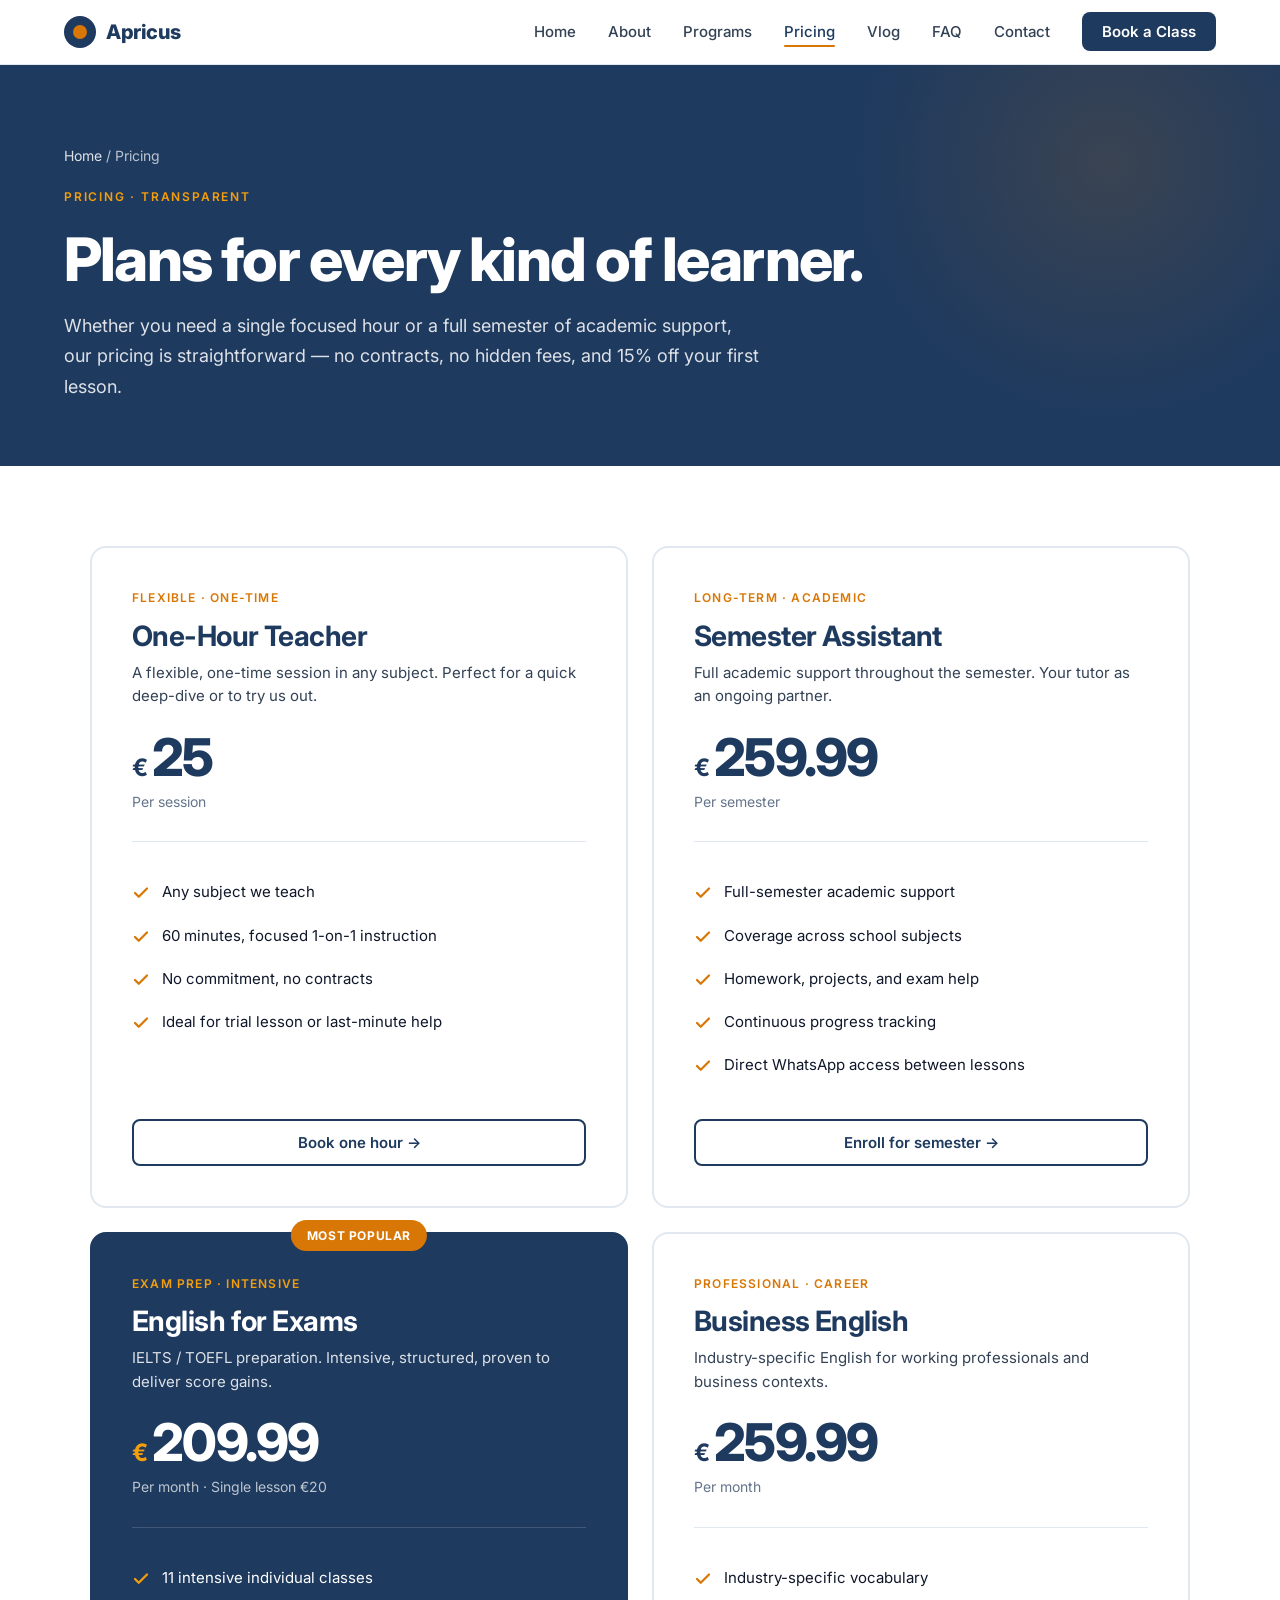
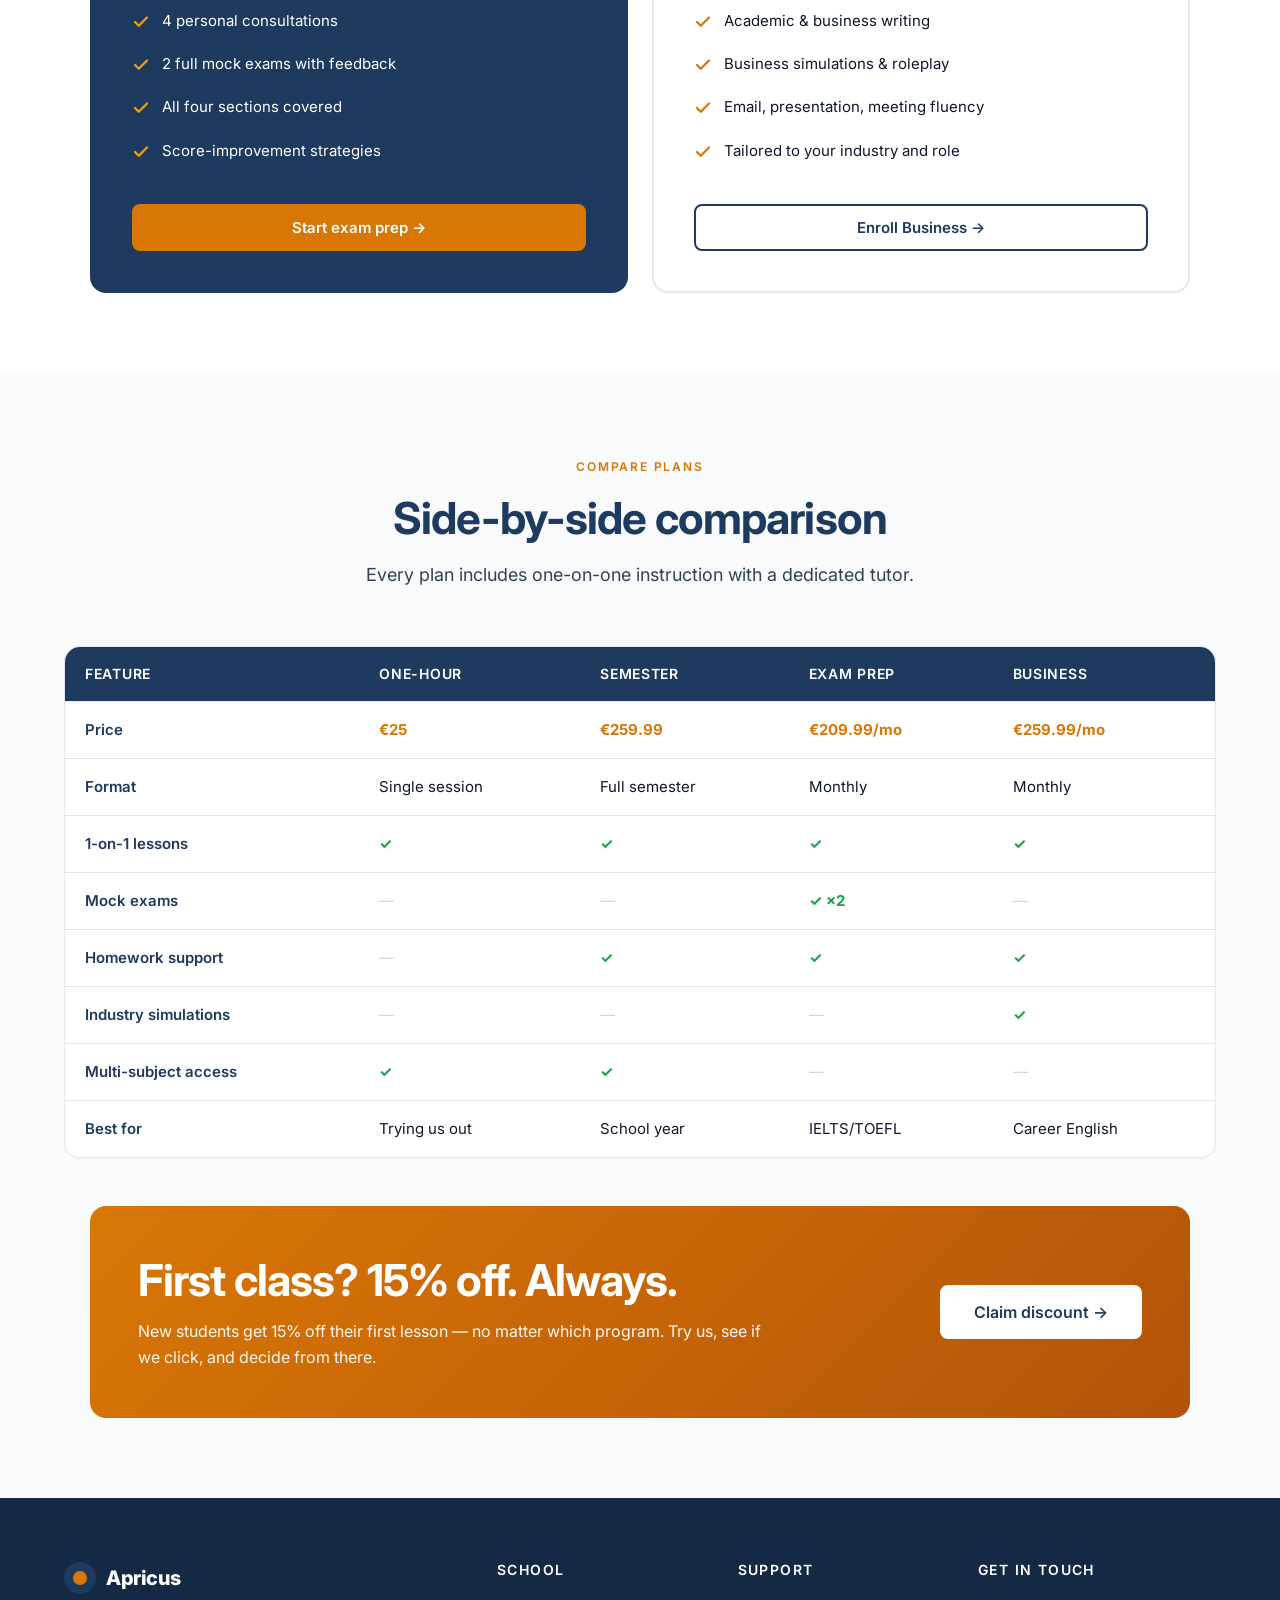
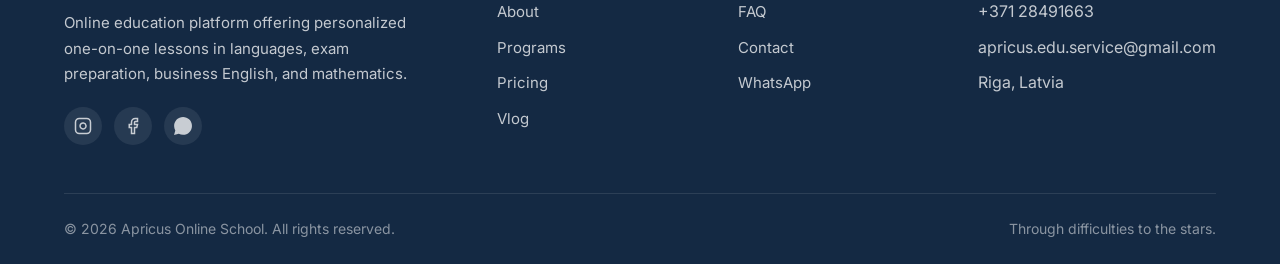
<file: pricing.html>
<!DOCTYPE html>
<html lang="en">
<head>
<meta charset="UTF-8">
<meta name="viewport" content="width=device-width, initial-scale=1.0">
<title>Pricing — Apricus Online School</title>
<meta name="description" content="Transparent pricing: One-Hour Teacher €25, Personal Semester Assistant €259.99, IELTS/TOEFL prep €209.99/month, Business English €259.99/month. 15% off your first lesson.">
<link rel="preconnect" href="https://fonts.googleapis.com">
<link rel="preconnect" href="https://fonts.gstatic.com" crossorigin>
<link href="https://fonts.googleapis.com/css2?family=Inter:wght@400;500;600;700;800&display=swap" rel="stylesheet">
<link rel="stylesheet" href="css/styles.css">
<link rel="icon" href="data:image/svg+xml,%3Csvg xmlns='http://www.w3.org/2000/svg' viewBox='0 0 100 100'%3E%3Ccircle cx='50' cy='50' r='40' fill='%231e3a5f'/%3E%3Ccircle cx='50' cy='50' r='18' fill='%23d97706'/%3E%3C/svg%3E">
<style>
  .pricing-grid {
    display: grid;
    grid-template-columns: repeat(2, 1fr);
    gap: 1.5rem;
    max-width: 1100px;
    margin: 0 auto;
  }

  .pricing-card {
    background: var(--white);
    border: 2px solid var(--border);
    border-radius: var(--radius-lg);
    padding: 2.5rem;
    transition: all 0.3s;
    position: relative;
    display: flex;
    flex-direction: column;
  }

  .pricing-card:hover {
    border-color: var(--navy);
    transform: translateY(-4px);
    box-shadow: var(--shadow-lg);
  }

  .pricing-card.featured {
    background: var(--navy);
    color: var(--white);
    border-color: var(--navy);
  }

  .pricing-card.featured:hover { border-color: var(--amber); }

  .pricing-card.featured h3 { color: var(--white); }

  .pricing-badge {
    position: absolute;
    top: -14px;
    left: 50%;
    transform: translateX(-50%);
    background: var(--amber);
    color: var(--white);
    padding: 6px 16px;
    border-radius: 100px;
    font-size: 0.75rem;
    font-weight: 700;
    letter-spacing: 0.05em;
    text-transform: uppercase;
  }

  .pricing-tag {
    font-size: 0.75rem;
    font-weight: 600;
    color: var(--amber);
    text-transform: uppercase;
    letter-spacing: 0.1em;
    margin-bottom: 0.75rem;
  }

  .pricing-card.featured .pricing-tag { color: var(--amber-light); }

  .pricing-card h3 { font-size: 1.75rem; margin-bottom: 0.5rem; }

  .pricing-tagline {
    color: var(--text-body);
    font-size: 0.9375rem;
    line-height: 1.55;
    margin-bottom: 1.5rem;
    min-height: 2.7rem;
  }

  .pricing-card.featured .pricing-tagline { color: rgba(255,255,255,0.85); }

  .pricing-price {
    display: flex;
    align-items: baseline;
    gap: 0.25rem;
    margin-bottom: 0.25rem;
  }

  .price-currency {
    font-size: 1.5rem;
    font-weight: 700;
    color: var(--navy);
  }

  .pricing-card.featured .price-currency { color: var(--amber-light); }

  .price-num {
    font-size: 3.25rem;
    font-weight: 800;
    line-height: 1;
    letter-spacing: -0.03em;
    color: var(--navy);
  }

  .pricing-card.featured .price-num { color: var(--white); }

  .price-period {
    font-size: 0.875rem;
    color: var(--text-muted);
    margin-bottom: 1.75rem;
    padding-bottom: 1.75rem;
    border-bottom: 1px solid var(--border);
  }

  .pricing-card.featured .price-period {
    color: rgba(255,255,255,0.7);
    border-bottom-color: rgba(255,255,255,0.15);
  }

  .pricing-features {
    list-style: none;
    margin-bottom: 2rem;
    flex: 1;
  }

  .pricing-features li {
    padding: 0.625rem 0;
    display: grid;
    grid-template-columns: 22px 1fr;
    gap: 0.5rem;
    align-items: start;
    font-size: 0.9375rem;
    line-height: 1.55;
  }

  .pricing-features li::before {
    content: '';
    width: 18px;
    height: 18px;
    background: var(--amber);
    mask: url("data:image/svg+xml,%3Csvg xmlns='http://www.w3.org/2000/svg' viewBox='0 0 24 24' fill='none' stroke='currentColor' stroke-width='3' stroke-linecap='round' stroke-linejoin='round'%3E%3Cpolyline points='20 6 9 17 4 12'/%3E%3C/svg%3E") no-repeat center / contain;
    margin-top: 4px;
  }

  .pricing-card.featured .pricing-features li::before { background: var(--amber-light); }

  .pricing-card .btn {
    width: 100%;
  }

  .pricing-card.featured .btn-primary { background: var(--amber); border-color: var(--amber); }
  .pricing-card.featured .btn-primary:hover { background: var(--amber-dark); border-color: var(--amber-dark); }

  /* Compare table */
  .compare {
    overflow-x: auto;
    border-radius: var(--radius-lg);
    background: var(--white);
    border: 1px solid var(--border);
    box-shadow: var(--shadow-sm);
  }

  .compare table {
    width: 100%;
    border-collapse: collapse;
    min-width: 720px;
  }

  .compare th, .compare td {
    padding: 1rem 1.25rem;
    text-align: left;
    border-bottom: 1px solid var(--border);
    font-size: 0.9375rem;
  }

  .compare thead th {
    background: var(--navy);
    color: var(--white);
    font-weight: 600;
    font-size: 0.875rem;
    text-transform: uppercase;
    letter-spacing: 0.05em;
  }

  .compare tbody td:first-child {
    font-weight: 600;
    color: var(--navy);
  }

  .compare tbody tr:hover { background: var(--gray-50); }
  .compare tbody tr:last-child td { border-bottom: none; }

  .compare .check { color: #16a34a; font-weight: 700; }
  .compare .dash { color: var(--gray-300); }
  .compare .price-cell {
    color: var(--amber);
    font-weight: 700;
  }

  /* Info banner */
  .info-banner {
    background: linear-gradient(135deg, var(--amber), var(--amber-dark));
    color: var(--white);
    border-radius: var(--radius-lg);
    padding: 3rem;
    display: grid;
    grid-template-columns: 2fr 1fr;
    gap: 2rem;
    align-items: center;
    margin: 3rem auto 0;
    max-width: 1100px;
  }

  .info-banner h2 { color: var(--white); margin-bottom: 0.75rem; }
  .info-banner p { color: rgba(255,255,255,0.95); }

  .info-banner-cta { text-align: right; }
  .info-banner .btn { background: var(--white); color: var(--navy); border-color: var(--white); }
  .info-banner .btn:hover { background: var(--navy); color: var(--white); border-color: var(--navy); }

  @media (max-width: 968px) {
    .pricing-grid { grid-template-columns: 1fr; }
    .info-banner { grid-template-columns: 1fr; padding: 2rem; }
    .info-banner-cta { text-align: left; }
  }
</style>
</head>
<body>

<nav class="nav">
  <div class="nav-container">
    <a href="index.html" class="logo"><span class="logo-mark"></span><span>Apricus</span></a>
    <ul class="nav-links">
      <li><a href="index.html">Home</a></li>
      <li><a href="about.html">About</a></li>
      <li><a href="programs.html">Programs</a></li>
      <li><a href="pricing.html" class="active">Pricing</a></li>
      <li><a href="vlog.html">Vlog</a></li>
      <li><a href="faq.html">FAQ</a></li>
      <li><a href="contact.html">Contact</a></li>
      <li><a href="contact.html" class="nav-cta">Book a Class</a></li>
    </ul>
    <button class="mobile-toggle" aria-label="Toggle menu"><span></span><span></span><span></span></button>
  </div>
</nav>

<header class="page-header">
  <div class="container">
    <div class="breadcrumb"><a href="index.html">Home</a> / Pricing</div>
    <span class="eyebrow">Pricing · Transparent</span>
    <h1>Plans for every kind of learner.</h1>
    <p class="lead">Whether you need a single focused hour or a full semester of academic support, our pricing is straightforward — no contracts, no hidden fees, and 15% off your first lesson.</p>
  </div>
</header>

<section class="section">
  <div class="container">
    <div class="pricing-grid">

      <div class="pricing-card observe">
        <div class="pricing-tag">Flexible · One-time</div>
        <h3>One-Hour Teacher</h3>
        <p class="pricing-tagline">A flexible, one-time session in any subject. Perfect for a quick deep-dive or to try us out.</p>
        <div class="pricing-price">
          <span class="price-currency">€</span>
          <span class="price-num">25</span>
        </div>
        <div class="price-period">Per session</div>
        <ul class="pricing-features">
          <li>Any subject we teach</li>
          <li>60 minutes, focused 1-on-1 instruction</li>
          <li>No commitment, no contracts</li>
          <li>Ideal for trial lesson or last-minute help</li>
        </ul>
        <a href="contact.html" class="btn btn-outline">Book one hour →</a>
      </div>

      <div class="pricing-card observe">
        <div class="pricing-tag">Long-term · Academic</div>
        <h3>Semester Assistant</h3>
        <p class="pricing-tagline">Full academic support throughout the semester. Your tutor as an ongoing partner.</p>
        <div class="pricing-price">
          <span class="price-currency">€</span>
          <span class="price-num">259.99</span>
        </div>
        <div class="price-period">Per semester</div>
        <ul class="pricing-features">
          <li>Full-semester academic support</li>
          <li>Coverage across school subjects</li>
          <li>Homework, projects, and exam help</li>
          <li>Continuous progress tracking</li>
          <li>Direct WhatsApp access between lessons</li>
        </ul>
        <a href="contact.html" class="btn btn-outline">Enroll for semester →</a>
      </div>

      <div class="pricing-card featured observe">
        <span class="pricing-badge">Most popular</span>
        <div class="pricing-tag">Exam Prep · Intensive</div>
        <h3>English for Exams</h3>
        <p class="pricing-tagline">IELTS / TOEFL preparation. Intensive, structured, proven to deliver score gains.</p>
        <div class="pricing-price">
          <span class="price-currency">€</span>
          <span class="price-num">209.99</span>
        </div>
        <div class="price-period">Per month · Single lesson €20</div>
        <ul class="pricing-features">
          <li>11 intensive individual classes</li>
          <li>4 personal consultations</li>
          <li>2 full mock exams with feedback</li>
          <li>All four sections covered</li>
          <li>Score-improvement strategies</li>
        </ul>
        <a href="contact.html" class="btn btn-primary">Start exam prep →</a>
      </div>

      <div class="pricing-card observe">
        <div class="pricing-tag">Professional · Career</div>
        <h3>Business English</h3>
        <p class="pricing-tagline">Industry-specific English for working professionals and business contexts.</p>
        <div class="pricing-price">
          <span class="price-currency">€</span>
          <span class="price-num">259.99</span>
        </div>
        <div class="price-period">Per month</div>
        <ul class="pricing-features">
          <li>Industry-specific vocabulary</li>
          <li>Academic & business writing</li>
          <li>Business simulations & roleplay</li>
          <li>Email, presentation, meeting fluency</li>
          <li>Tailored to your industry and role</li>
        </ul>
        <a href="contact.html" class="btn btn-outline">Enroll Business →</a>
      </div>

    </div>
  </div>
</section>

<!-- COMPARE -->
<section class="section section-alt">
  <div class="container">
    <div class="section-header observe">
      <span class="eyebrow">Compare plans</span>
      <h2>Side-by-side comparison</h2>
      <p>Every plan includes one-on-one instruction with a dedicated tutor.</p>
    </div>

    <div class="compare observe">
      <table>
        <thead>
          <tr>
            <th>Feature</th>
            <th>One-Hour</th>
            <th>Semester</th>
            <th>Exam Prep</th>
            <th>Business</th>
          </tr>
        </thead>
        <tbody>
          <tr>
            <td>Price</td>
            <td><span class="price-cell">€25</span></td>
            <td><span class="price-cell">€259.99</span></td>
            <td><span class="price-cell">€209.99/mo</span></td>
            <td><span class="price-cell">€259.99/mo</span></td>
          </tr>
          <tr>
            <td>Format</td>
            <td>Single session</td>
            <td>Full semester</td>
            <td>Monthly</td>
            <td>Monthly</td>
          </tr>
          <tr><td>1-on-1 lessons</td><td><span class="check">✓</span></td><td><span class="check">✓</span></td><td><span class="check">✓</span></td><td><span class="check">✓</span></td></tr>
          <tr><td>Mock exams</td><td><span class="dash">—</span></td><td><span class="dash">—</span></td><td><span class="check">✓ ×2</span></td><td><span class="dash">—</span></td></tr>
          <tr><td>Homework support</td><td><span class="dash">—</span></td><td><span class="check">✓</span></td><td><span class="check">✓</span></td><td><span class="check">✓</span></td></tr>
          <tr><td>Industry simulations</td><td><span class="dash">—</span></td><td><span class="dash">—</span></td><td><span class="dash">—</span></td><td><span class="check">✓</span></td></tr>
          <tr><td>Multi-subject access</td><td><span class="check">✓</span></td><td><span class="check">✓</span></td><td><span class="dash">—</span></td><td><span class="dash">—</span></td></tr>
          <tr><td>Best for</td><td>Trying us out</td><td>School year</td><td>IELTS/TOEFL</td><td>Career English</td></tr>
        </tbody>
      </table>
    </div>

    <div class="info-banner observe">
      <div>
        <h2>First class? 15% off. Always.</h2>
        <p>New students get 15% off their first lesson — no matter which program. Try us, see if we click, and decide from there.</p>
      </div>
      <div class="info-banner-cta">
        <a href="contact.html" class="btn btn-lg">Claim discount →</a>
      </div>
    </div>
  </div>
</section>

<footer>
  <div class="container">
    <div class="footer-grid">
      <div class="footer-brand">
        <a href="index.html" class="logo"><span class="logo-mark"></span><span>Apricus</span></a>
        <p>Online education platform offering personalized one-on-one lessons in languages, exam preparation, business English, and mathematics.</p>
        <div class="footer-socials">
          <a href="https://www.instagram.com/apricus_service" aria-label="Instagram"><svg width="18" height="18" viewBox="0 0 24 24" fill="none" stroke="currentColor" stroke-width="2"><rect x="2" y="2" width="20" height="20" rx="5"/><path d="M16 11.37A4 4 0 1 1 12.63 8 4 4 0 0 1 16 11.37zM17.5 6.5h.01"/></svg></a>
          <a href="https://www.facebook.com/apricuservice/" aria-label="Facebook"><svg width="18" height="18" viewBox="0 0 24 24" fill="none" stroke="currentColor" stroke-width="2"><path d="M18 2h-3a5 5 0 0 0-5 5v3H7v4h3v8h4v-8h3l1-4h-4V7a1 1 0 0 1 1-1h3z"/></svg></a>
          <a href="https://wa.me/37128491663" aria-label="WhatsApp"><svg width="18" height="18" viewBox="0 0 24 24" fill="currentColor"><path d="M.057 24l1.687-6.163c-1.041-1.804-1.588-3.849-1.587-5.946.003-6.556 5.338-11.891 11.893-11.891 3.181.001 6.167 1.24 8.413 3.488 2.245 2.248 3.481 5.236 3.48 8.414-.003 6.557-5.338 11.892-11.893 11.892-1.99-.001-3.951-.5-5.688-1.448l-6.305 1.654z"/></svg></a>
        </div>
      </div>
      <div class="footer-col"><h4>School</h4><ul><li><a href="about.html">About</a></li><li><a href="programs.html">Programs</a></li><li><a href="pricing.html">Pricing</a></li><li><a href="vlog.html">Vlog</a></li></ul></div>
      <div class="footer-col"><h4>Support</h4><ul><li><a href="faq.html">FAQ</a></li><li><a href="contact.html">Contact</a></li><li><a href="https://wa.me/37128491663">WhatsApp</a></li></ul></div>
      <div class="footer-col"><h4>Get in touch</h4><ul><li>+371 28491663</li><li>apricus.edu.service@gmail.com</li><li>Riga, Latvia</li></ul></div>
    </div>
    <div class="footer-bottom"><div>© 2026 Apricus Online School. All rights reserved.</div><div>Through difficulties to the stars.</div></div>
  </div>
</footer>

<script src="js/main.js"></script>
</body>
</html>
</file>
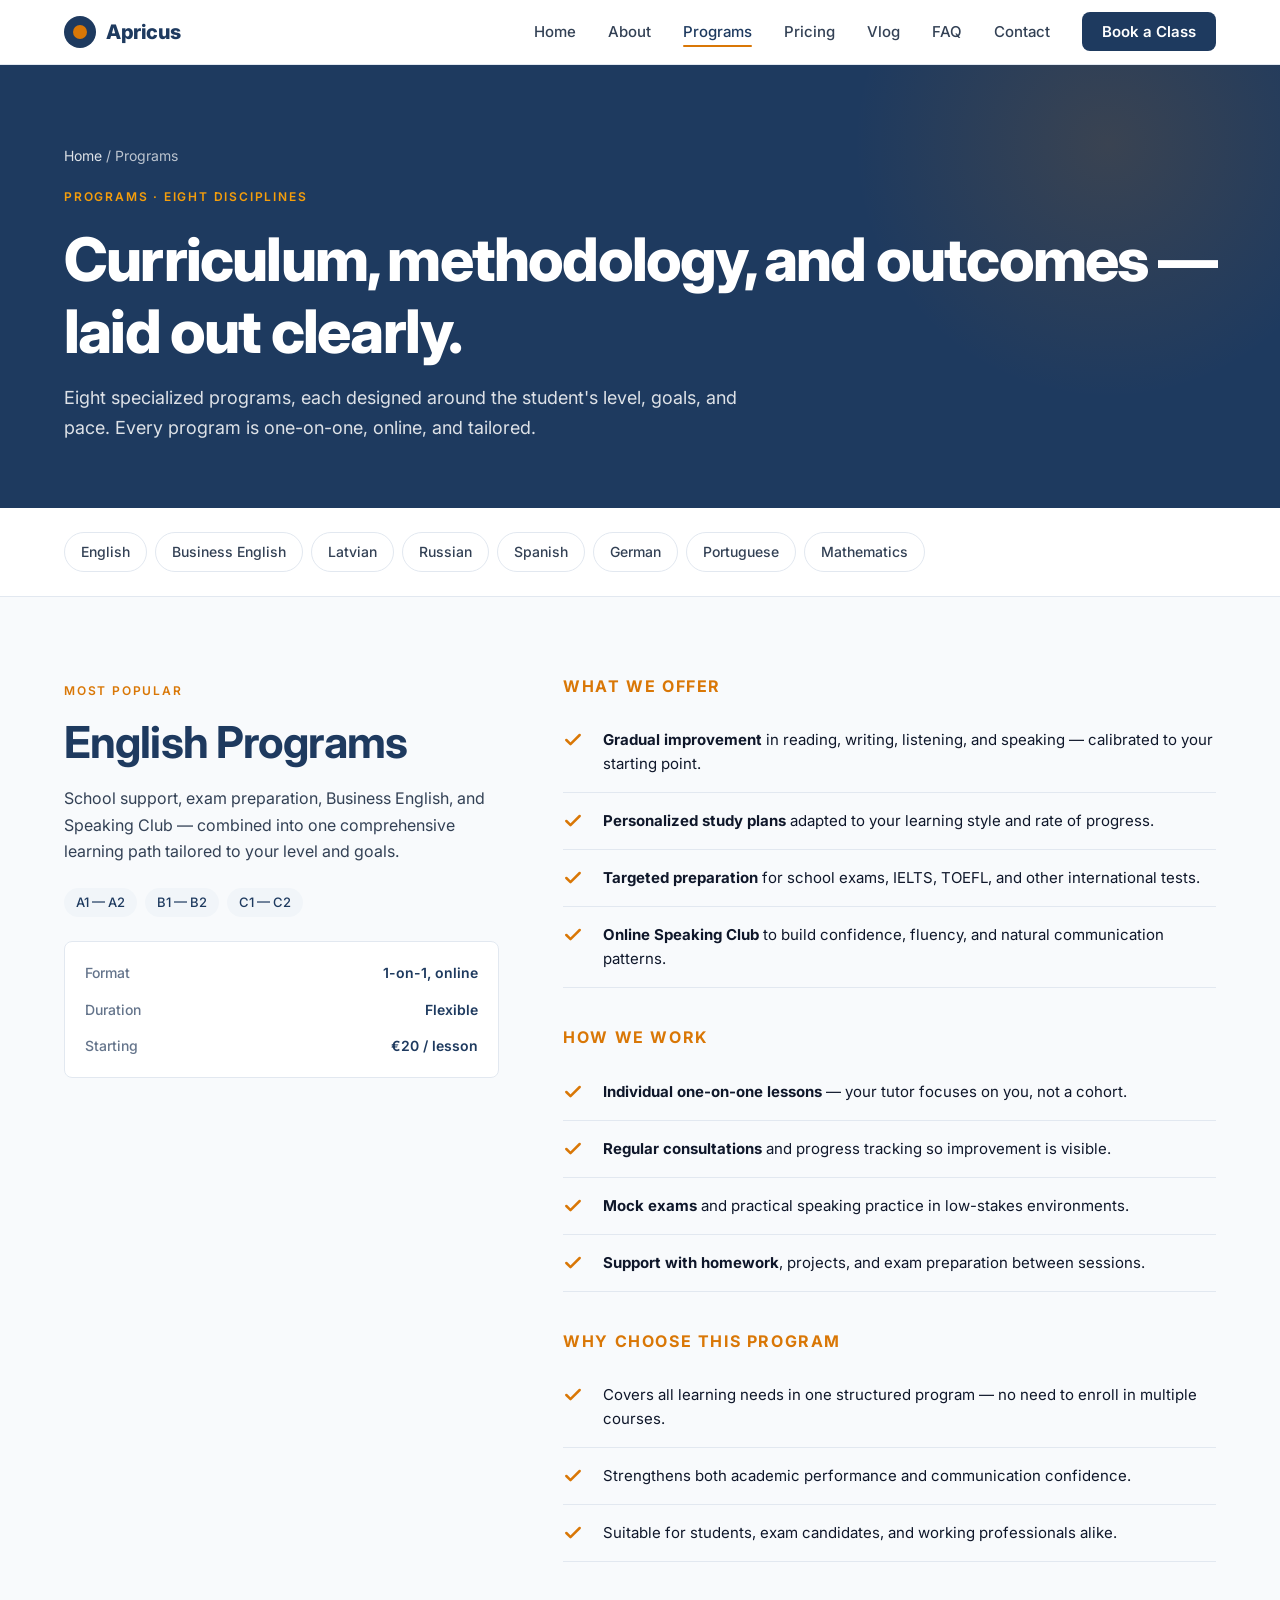
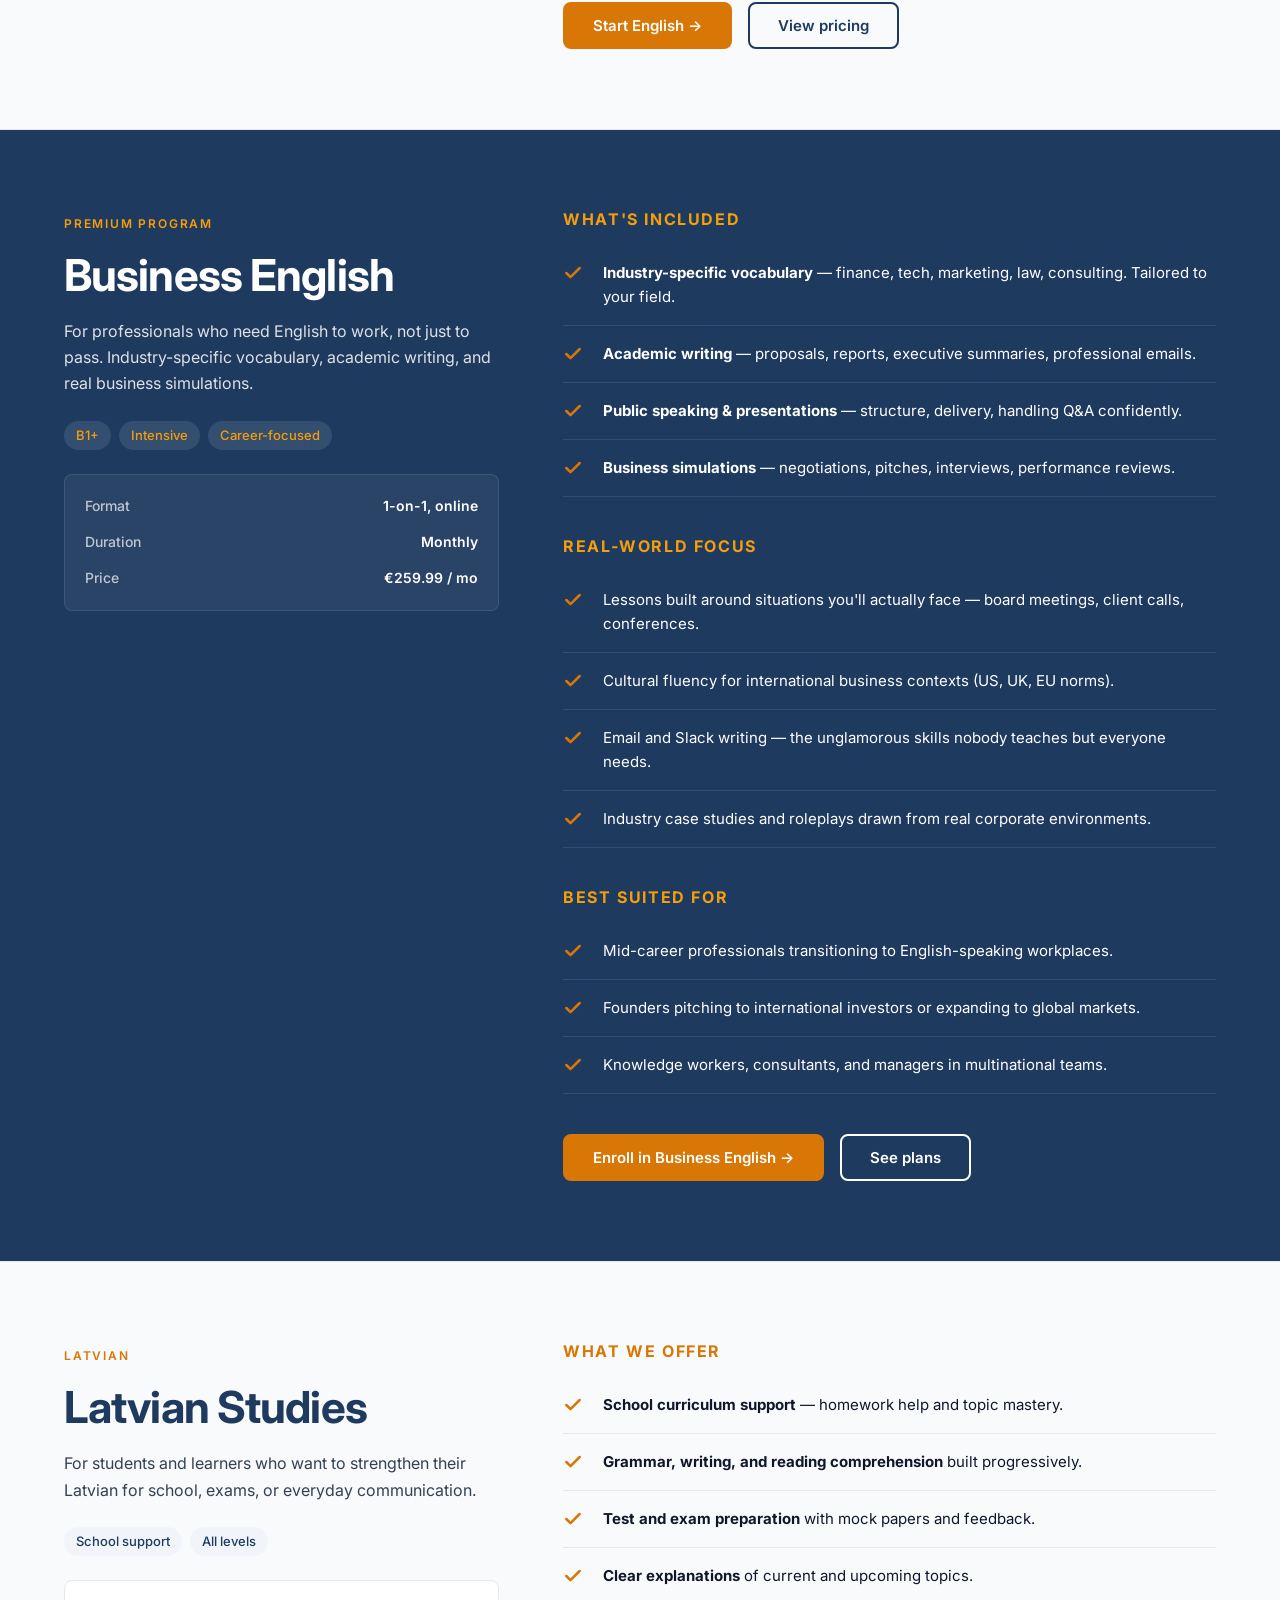
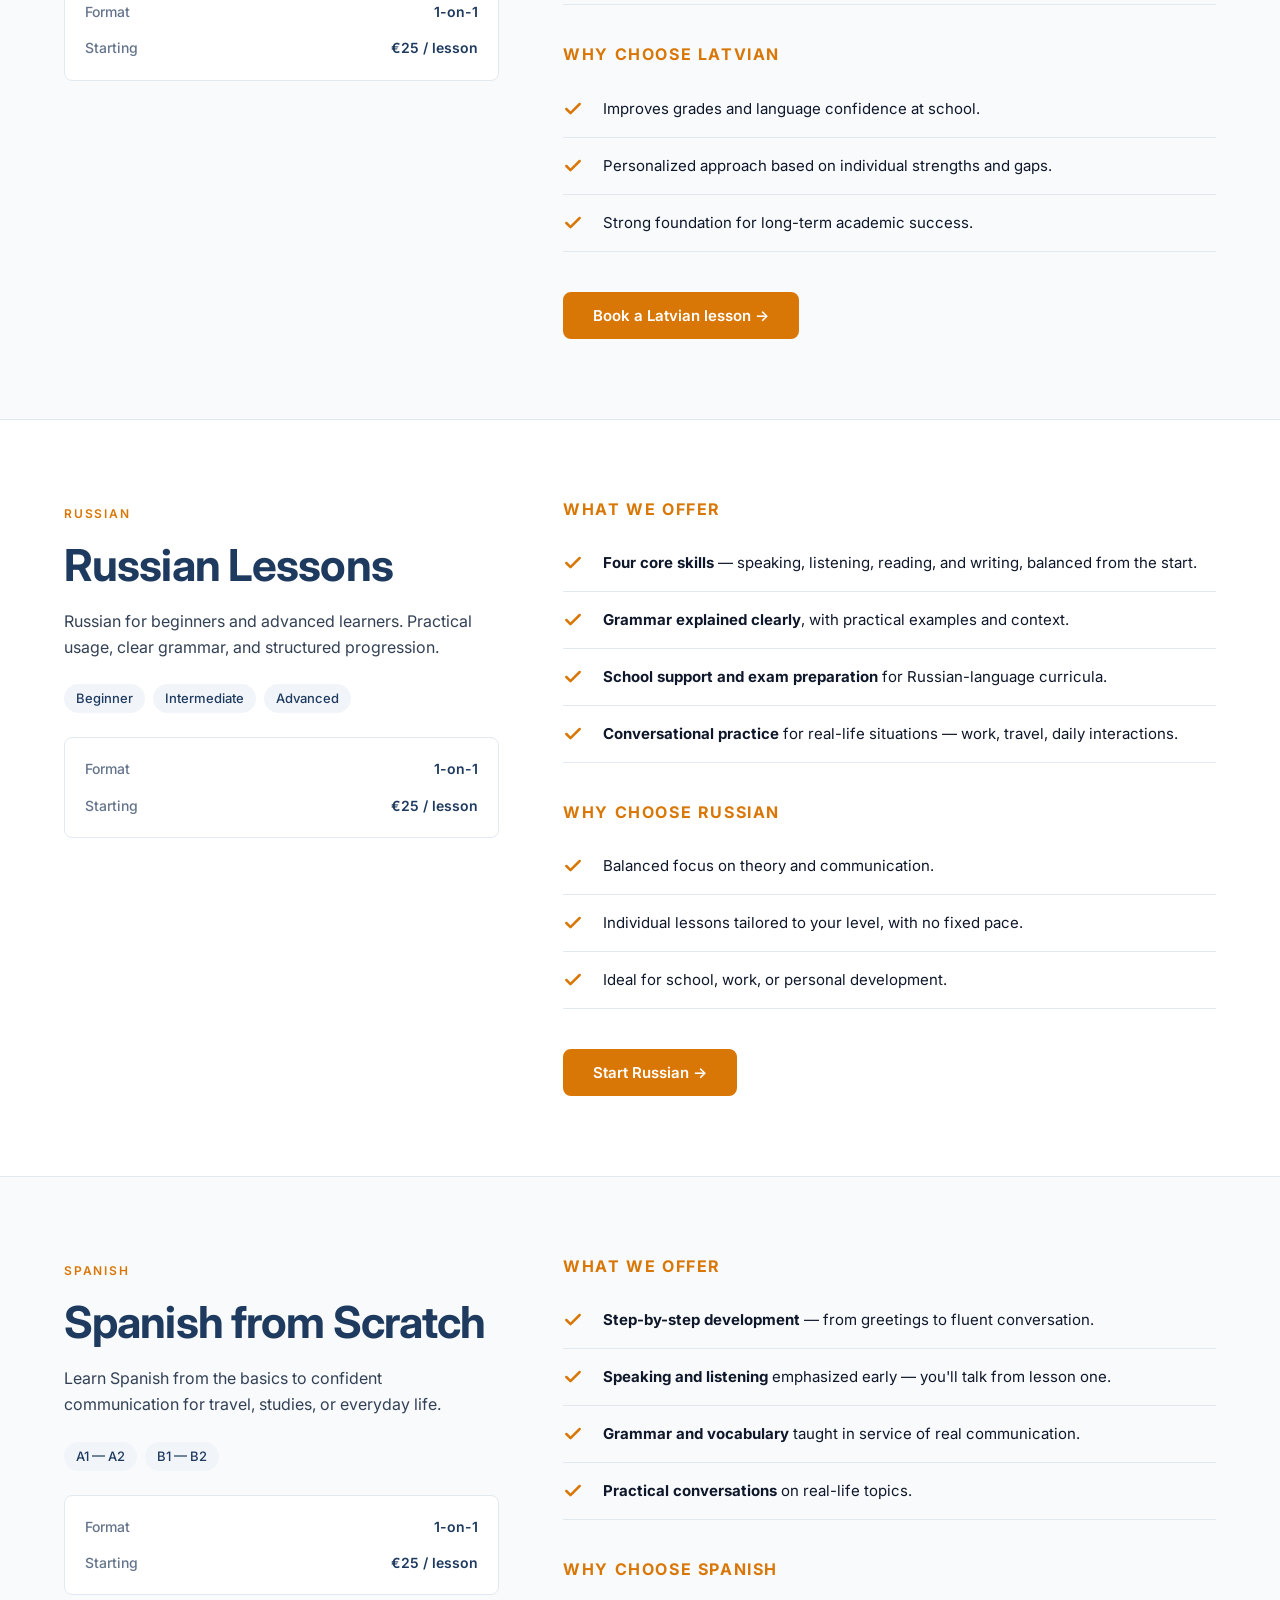
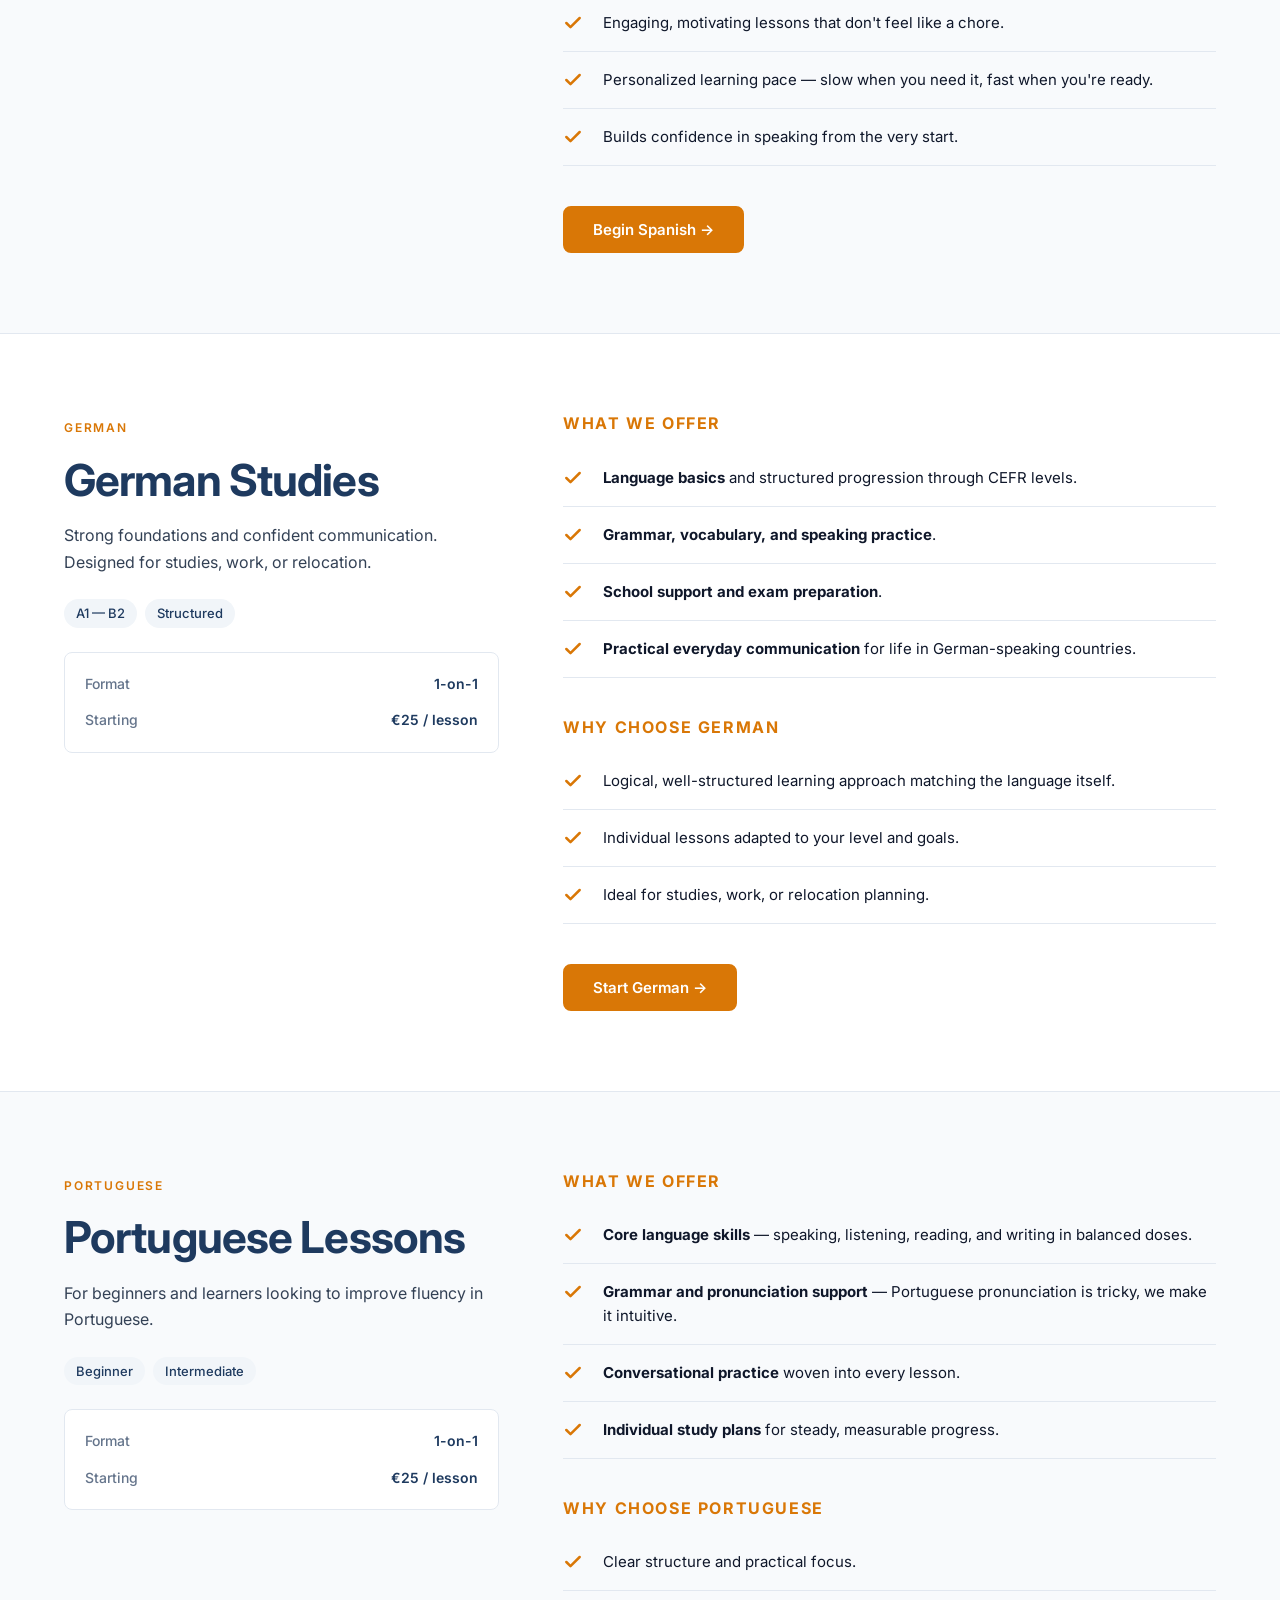
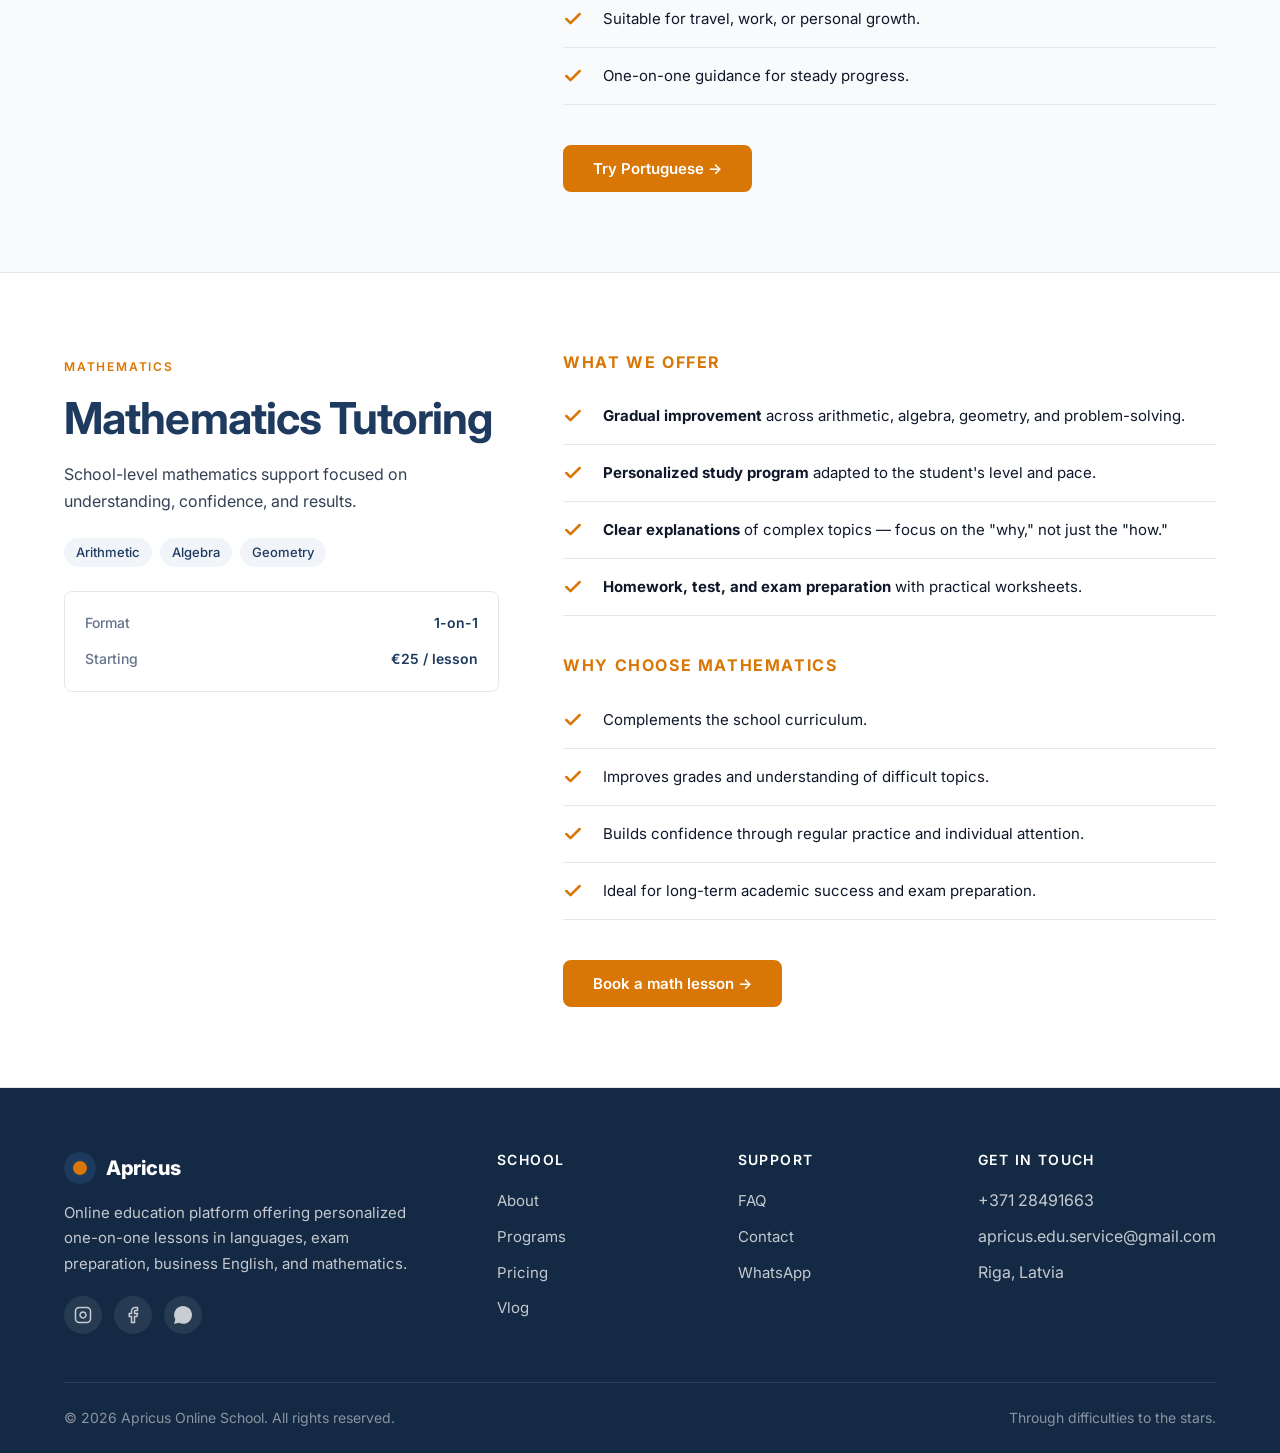
<file: programs.html>
<!DOCTYPE html>
<html lang="en">
<head>
<meta charset="UTF-8">
<meta name="viewport" content="width=device-width, initial-scale=1.0">
<title>Programs — Apricus Online School</title>
<meta name="description" content="Detailed curriculum for English, Business English, Latvian, Russian, Spanish, German, Portuguese, and Mathematics — at Apricus Online School.">
<link rel="preconnect" href="https://fonts.googleapis.com">
<link rel="preconnect" href="https://fonts.gstatic.com" crossorigin>
<link href="https://fonts.googleapis.com/css2?family=Inter:wght@400;500;600;700;800&display=swap" rel="stylesheet">
<link rel="stylesheet" href="css/styles.css">
<link rel="icon" href="data:image/svg+xml,%3Csvg xmlns='http://www.w3.org/2000/svg' viewBox='0 0 100 100'%3E%3Ccircle cx='50' cy='50' r='40' fill='%231e3a5f'/%3E%3Ccircle cx='50' cy='50' r='18' fill='%23d97706'/%3E%3C/svg%3E">
<style>
  /* Tabs */
  .programs-tabs {
    background: var(--white);
    border-bottom: 1px solid var(--border);
    padding: 1.5rem 0;
    position: sticky;
    top: 73px;
    z-index: 50;
  }

  .programs-tabs-inner {
    max-width: var(--max-width);
    margin: 0 auto;
    padding: 0 var(--container-px);
    display: flex;
    gap: 0.5rem;
    overflow-x: auto;
    scrollbar-width: thin;
  }

  .program-tab {
    padding: 0.5rem 1rem;
    border: 1.5px solid var(--border);
    border-radius: 100px;
    font-size: 0.875rem;
    font-weight: 500;
    color: var(--text-body);
    white-space: nowrap;
    transition: all 0.2s;
  }

  .program-tab:hover {
    border-color: var(--navy);
    color: var(--navy);
  }

  .program-tab.active {
    background: var(--navy);
    color: var(--white);
    border-color: var(--navy);
  }

  /* Program block */
  .program-block {
    padding: 5rem 0;
    border-bottom: 1px solid var(--border);
    scroll-margin-top: 140px;
  }

  .program-block:nth-child(even) { background: var(--bg-alt); }

  .program-block.featured {
    background: var(--navy);
    color: var(--white);
  }

  .program-block.featured h2,
  .program-block.featured h3 { color: var(--white); }

  .program-block.featured .eyebrow { color: var(--amber-light); }

  .program-block.featured p { color: rgba(255, 255, 255, 0.85); }

  .program-grid {
    display: grid;
    grid-template-columns: 1fr 1.5fr;
    gap: 4rem;
  }

  .program-sidebar {
    position: sticky;
    top: 200px;
    align-self: start;
  }

  .program-sidebar h2 {
    margin-bottom: 1rem;
  }

  .program-sidebar p {
    color: var(--text-body);
    line-height: 1.65;
    margin-bottom: 1.5rem;
  }

  .program-tags {
    display: flex;
    flex-wrap: wrap;
    gap: 0.5rem;
    margin-bottom: 1.5rem;
  }

  .program-tag {
    background: var(--gray-100);
    color: var(--navy);
    padding: 4px 12px;
    border-radius: 100px;
    font-size: 0.8125rem;
    font-weight: 500;
  }

  .program-block.featured .program-tag {
    background: rgba(255, 255, 255, 0.1);
    color: var(--amber-light);
  }

  .program-meta {
    display: flex;
    flex-direction: column;
    gap: 0.875rem;
    padding: 1.25rem;
    background: var(--white);
    border: 1.5px solid var(--border);
    border-radius: var(--radius);
  }

  .program-block.featured .program-meta {
    background: rgba(255, 255, 255, 0.05);
    border-color: rgba(255, 255, 255, 0.1);
  }

  .meta-row {
    display: flex;
    justify-content: space-between;
    align-items: center;
    font-size: 0.875rem;
  }

  .meta-label {
    color: var(--text-muted);
    font-weight: 500;
  }

  .program-block.featured .meta-label { color: rgba(255,255,255,0.7); }

  .meta-value {
    font-weight: 600;
    color: var(--navy);
  }

  .program-block.featured .meta-value { color: var(--white); }

  .program-content h3 {
    font-size: 1rem;
    text-transform: uppercase;
    letter-spacing: 0.1em;
    color: var(--amber);
    margin-top: 2.5rem;
    margin-bottom: 1rem;
    font-weight: 700;
  }

  .program-block.featured .program-content h3 { color: var(--amber-light); }

  .program-content h3:first-child { margin-top: 0; }

  .program-content ul {
    list-style: none;
  }

  .program-content ul li {
    padding: 1rem 0;
    border-bottom: 1px solid var(--border);
    display: grid;
    grid-template-columns: 28px 1fr;
    gap: 0.75rem;
    align-items: start;
    font-size: 0.9375rem;
    line-height: 1.6;
  }

  .program-block.featured .program-content ul li {
    border-bottom-color: rgba(255, 255, 255, 0.1);
  }

  .program-content ul li::before {
    content: '';
    width: 20px;
    height: 20px;
    background: var(--amber);
    mask: url("data:image/svg+xml,%3Csvg xmlns='http://www.w3.org/2000/svg' viewBox='0 0 24 24' fill='none' stroke='currentColor' stroke-width='3' stroke-linecap='round' stroke-linejoin='round'%3E%3Cpolyline points='20 6 9 17 4 12'/%3E%3C/svg%3E") no-repeat center / contain;
    margin-top: 2px;
  }

  .program-cta {
    margin-top: 2.5rem;
    display: flex;
    gap: 1rem;
    flex-wrap: wrap;
  }

  .program-block.featured .btn-primary { background: var(--amber); border-color: var(--amber); }
  .program-block.featured .btn-outline { color: var(--white); border-color: var(--white); }
  .program-block.featured .btn-outline:hover { background: var(--white); color: var(--navy); }

  @media (max-width: 968px) {
    .program-grid { grid-template-columns: 1fr; gap: 2.5rem; }
    .program-sidebar { position: static; }
  }
</style>
</head>
<body>

<nav class="nav">
  <div class="nav-container">
    <a href="index.html" class="logo"><span class="logo-mark"></span><span>Apricus</span></a>
    <ul class="nav-links">
      <li><a href="index.html">Home</a></li>
      <li><a href="about.html">About</a></li>
      <li><a href="programs.html" class="active">Programs</a></li>
      <li><a href="pricing.html">Pricing</a></li>
      <li><a href="vlog.html">Vlog</a></li>
      <li><a href="faq.html">FAQ</a></li>
      <li><a href="contact.html">Contact</a></li>
      <li><a href="contact.html" class="nav-cta">Book a Class</a></li>
    </ul>
    <button class="mobile-toggle" aria-label="Toggle menu"><span></span><span></span><span></span></button>
  </div>
</nav>

<header class="page-header">
  <div class="container">
    <div class="breadcrumb"><a href="index.html">Home</a> / Programs</div>
    <span class="eyebrow">Programs · Eight Disciplines</span>
    <h1>Curriculum, methodology, and outcomes — laid out clearly.</h1>
    <p class="lead">Eight specialized programs, each designed around the student's level, goals, and pace. Every program is one-on-one, online, and tailored.</p>
  </div>
</header>

<div class="programs-tabs">
  <div class="programs-tabs-inner">
    <a href="#english" class="program-tab active">English</a>
    <a href="#business" class="program-tab">Business English</a>
    <a href="#latvian" class="program-tab">Latvian</a>
    <a href="#russian" class="program-tab">Russian</a>
    <a href="#spanish" class="program-tab">Spanish</a>
    <a href="#german" class="program-tab">German</a>
    <a href="#portuguese" class="program-tab">Portuguese</a>
    <a href="#math" class="program-tab">Mathematics</a>
  </div>
</div>

<!-- ENGLISH -->
<section class="program-block" id="english">
  <div class="container">
    <div class="program-grid">
      <aside class="program-sidebar">
        <span class="eyebrow">Most popular</span>
        <h2>English Programs</h2>
        <p>School support, exam preparation, Business English, and Speaking Club — combined into one comprehensive learning path tailored to your level and goals.</p>
        <div class="program-tags">
          <span class="program-tag">A1 — A2</span>
          <span class="program-tag">B1 — B2</span>
          <span class="program-tag">C1 — C2</span>
        </div>
        <div class="program-meta">
          <div class="meta-row"><span class="meta-label">Format</span><span class="meta-value">1-on-1, online</span></div>
          <div class="meta-row"><span class="meta-label">Duration</span><span class="meta-value">Flexible</span></div>
          <div class="meta-row"><span class="meta-label">Starting</span><span class="meta-value">€20 / lesson</span></div>
        </div>
      </aside>

      <div class="program-content observe">
        <h3>What we offer</h3>
        <ul>
          <li><div><strong>Gradual improvement</strong> in reading, writing, listening, and speaking — calibrated to your starting point.</div></li>
          <li><div><strong>Personalized study plans</strong> adapted to your learning style and rate of progress.</div></li>
          <li><div><strong>Targeted preparation</strong> for school exams, IELTS, TOEFL, and other international tests.</div></li>
          <li><div><strong>Online Speaking Club</strong> to build confidence, fluency, and natural communication patterns.</div></li>
        </ul>
        <h3>How we work</h3>
        <ul>
          <li><div><strong>Individual one-on-one lessons</strong> — your tutor focuses on you, not a cohort.</div></li>
          <li><div><strong>Regular consultations</strong> and progress tracking so improvement is visible.</div></li>
          <li><div><strong>Mock exams</strong> and practical speaking practice in low-stakes environments.</div></li>
          <li><div><strong>Support with homework</strong>, projects, and exam preparation between sessions.</div></li>
        </ul>
        <h3>Why choose this program</h3>
        <ul>
          <li><div>Covers all learning needs in one structured program — no need to enroll in multiple courses.</div></li>
          <li><div>Strengthens both academic performance and communication confidence.</div></li>
          <li><div>Suitable for students, exam candidates, and working professionals alike.</div></li>
        </ul>
        <div class="program-cta">
          <a href="contact.html" class="btn btn-primary">Start English →</a>
          <a href="pricing.html" class="btn btn-outline">View pricing</a>
        </div>
      </div>
    </div>
  </div>
</section>

<!-- BUSINESS ENGLISH (FEATURED) -->
<section class="program-block featured" id="business">
  <div class="container">
    <div class="program-grid">
      <aside class="program-sidebar">
        <span class="eyebrow">Premium program</span>
        <h2>Business English</h2>
        <p>For professionals who need English to work, not just to pass. Industry-specific vocabulary, academic writing, and real business simulations.</p>
        <div class="program-tags">
          <span class="program-tag">B1+</span>
          <span class="program-tag">Intensive</span>
          <span class="program-tag">Career-focused</span>
        </div>
        <div class="program-meta">
          <div class="meta-row"><span class="meta-label">Format</span><span class="meta-value">1-on-1, online</span></div>
          <div class="meta-row"><span class="meta-label">Duration</span><span class="meta-value">Monthly</span></div>
          <div class="meta-row"><span class="meta-label">Price</span><span class="meta-value">€259.99 / mo</span></div>
        </div>
      </aside>

      <div class="program-content observe">
        <h3>What's included</h3>
        <ul>
          <li><div><strong>Industry-specific vocabulary</strong> — finance, tech, marketing, law, consulting. Tailored to your field.</div></li>
          <li><div><strong>Academic writing</strong> — proposals, reports, executive summaries, professional emails.</div></li>
          <li><div><strong>Public speaking & presentations</strong> — structure, delivery, handling Q&A confidently.</div></li>
          <li><div><strong>Business simulations</strong> — negotiations, pitches, interviews, performance reviews.</div></li>
        </ul>
        <h3>Real-world focus</h3>
        <ul>
          <li><div>Lessons built around situations you'll actually face — board meetings, client calls, conferences.</div></li>
          <li><div>Cultural fluency for international business contexts (US, UK, EU norms).</div></li>
          <li><div>Email and Slack writing — the unglamorous skills nobody teaches but everyone needs.</div></li>
          <li><div>Industry case studies and roleplays drawn from real corporate environments.</div></li>
        </ul>
        <h3>Best suited for</h3>
        <ul>
          <li><div>Mid-career professionals transitioning to English-speaking workplaces.</div></li>
          <li><div>Founders pitching to international investors or expanding to global markets.</div></li>
          <li><div>Knowledge workers, consultants, and managers in multinational teams.</div></li>
        </ul>
        <div class="program-cta">
          <a href="contact.html" class="btn btn-primary">Enroll in Business English →</a>
          <a href="pricing.html" class="btn btn-outline">See plans</a>
        </div>
      </div>
    </div>
  </div>
</section>

<!-- LATVIAN -->
<section class="program-block" id="latvian">
  <div class="container">
    <div class="program-grid">
      <aside class="program-sidebar">
        <span class="eyebrow">Latvian</span>
        <h2>Latvian Studies</h2>
        <p>For students and learners who want to strengthen their Latvian for school, exams, or everyday communication.</p>
        <div class="program-tags">
          <span class="program-tag">School support</span>
          <span class="program-tag">All levels</span>
        </div>
        <div class="program-meta">
          <div class="meta-row"><span class="meta-label">Format</span><span class="meta-value">1-on-1</span></div>
          <div class="meta-row"><span class="meta-label">Starting</span><span class="meta-value">€25 / lesson</span></div>
        </div>
      </aside>
      <div class="program-content observe">
        <h3>What we offer</h3>
        <ul>
          <li><div><strong>School curriculum support</strong> — homework help and topic mastery.</div></li>
          <li><div><strong>Grammar, writing, and reading comprehension</strong> built progressively.</div></li>
          <li><div><strong>Test and exam preparation</strong> with mock papers and feedback.</div></li>
          <li><div><strong>Clear explanations</strong> of current and upcoming topics.</div></li>
        </ul>
        <h3>Why choose Latvian</h3>
        <ul>
          <li><div>Improves grades and language confidence at school.</div></li>
          <li><div>Personalized approach based on individual strengths and gaps.</div></li>
          <li><div>Strong foundation for long-term academic success.</div></li>
        </ul>
        <div class="program-cta">
          <a href="contact.html" class="btn btn-primary">Book a Latvian lesson →</a>
        </div>
      </div>
    </div>
  </div>
</section>

<!-- RUSSIAN -->
<section class="program-block" id="russian">
  <div class="container">
    <div class="program-grid">
      <aside class="program-sidebar">
        <span class="eyebrow">Russian</span>
        <h2>Russian Lessons</h2>
        <p>Russian for beginners and advanced learners. Practical usage, clear grammar, and structured progression.</p>
        <div class="program-tags">
          <span class="program-tag">Beginner</span>
          <span class="program-tag">Intermediate</span>
          <span class="program-tag">Advanced</span>
        </div>
        <div class="program-meta">
          <div class="meta-row"><span class="meta-label">Format</span><span class="meta-value">1-on-1</span></div>
          <div class="meta-row"><span class="meta-label">Starting</span><span class="meta-value">€25 / lesson</span></div>
        </div>
      </aside>
      <div class="program-content observe">
        <h3>What we offer</h3>
        <ul>
          <li><div><strong>Four core skills</strong> — speaking, listening, reading, and writing, balanced from the start.</div></li>
          <li><div><strong>Grammar explained clearly</strong>, with practical examples and context.</div></li>
          <li><div><strong>School support and exam preparation</strong> for Russian-language curricula.</div></li>
          <li><div><strong>Conversational practice</strong> for real-life situations — work, travel, daily interactions.</div></li>
        </ul>
        <h3>Why choose Russian</h3>
        <ul>
          <li><div>Balanced focus on theory and communication.</div></li>
          <li><div>Individual lessons tailored to your level, with no fixed pace.</div></li>
          <li><div>Ideal for school, work, or personal development.</div></li>
        </ul>
        <div class="program-cta">
          <a href="contact.html" class="btn btn-primary">Start Russian →</a>
        </div>
      </div>
    </div>
  </div>
</section>

<!-- SPANISH -->
<section class="program-block" id="spanish">
  <div class="container">
    <div class="program-grid">
      <aside class="program-sidebar">
        <span class="eyebrow">Spanish</span>
        <h2>Spanish from Scratch</h2>
        <p>Learn Spanish from the basics to confident communication for travel, studies, or everyday life.</p>
        <div class="program-tags">
          <span class="program-tag">A1 — A2</span>
          <span class="program-tag">B1 — B2</span>
        </div>
        <div class="program-meta">
          <div class="meta-row"><span class="meta-label">Format</span><span class="meta-value">1-on-1</span></div>
          <div class="meta-row"><span class="meta-label">Starting</span><span class="meta-value">€25 / lesson</span></div>
        </div>
      </aside>
      <div class="program-content observe">
        <h3>What we offer</h3>
        <ul>
          <li><div><strong>Step-by-step development</strong> — from greetings to fluent conversation.</div></li>
          <li><div><strong>Speaking and listening</strong> emphasized early — you'll talk from lesson one.</div></li>
          <li><div><strong>Grammar and vocabulary</strong> taught in service of real communication.</div></li>
          <li><div><strong>Practical conversations</strong> on real-life topics.</div></li>
        </ul>
        <h3>Why choose Spanish</h3>
        <ul>
          <li><div>Engaging, motivating lessons that don't feel like a chore.</div></li>
          <li><div>Personalized learning pace — slow when you need it, fast when you're ready.</div></li>
          <li><div>Builds confidence in speaking from the very start.</div></li>
        </ul>
        <div class="program-cta">
          <a href="contact.html" class="btn btn-primary">Begin Spanish →</a>
        </div>
      </div>
    </div>
  </div>
</section>

<!-- GERMAN -->
<section class="program-block" id="german">
  <div class="container">
    <div class="program-grid">
      <aside class="program-sidebar">
        <span class="eyebrow">German</span>
        <h2>German Studies</h2>
        <p>Strong foundations and confident communication. Designed for studies, work, or relocation.</p>
        <div class="program-tags">
          <span class="program-tag">A1 — B2</span>
          <span class="program-tag">Structured</span>
        </div>
        <div class="program-meta">
          <div class="meta-row"><span class="meta-label">Format</span><span class="meta-value">1-on-1</span></div>
          <div class="meta-row"><span class="meta-label">Starting</span><span class="meta-value">€25 / lesson</span></div>
        </div>
      </aside>
      <div class="program-content observe">
        <h3>What we offer</h3>
        <ul>
          <li><div><strong>Language basics</strong> and structured progression through CEFR levels.</div></li>
          <li><div><strong>Grammar, vocabulary, and speaking practice</strong>.</div></li>
          <li><div><strong>School support and exam preparation</strong>.</div></li>
          <li><div><strong>Practical everyday communication</strong> for life in German-speaking countries.</div></li>
        </ul>
        <h3>Why choose German</h3>
        <ul>
          <li><div>Logical, well-structured learning approach matching the language itself.</div></li>
          <li><div>Individual lessons adapted to your level and goals.</div></li>
          <li><div>Ideal for studies, work, or relocation planning.</div></li>
        </ul>
        <div class="program-cta">
          <a href="contact.html" class="btn btn-primary">Start German →</a>
        </div>
      </div>
    </div>
  </div>
</section>

<!-- PORTUGUESE -->
<section class="program-block" id="portuguese">
  <div class="container">
    <div class="program-grid">
      <aside class="program-sidebar">
        <span class="eyebrow">Portuguese</span>
        <h2>Portuguese Lessons</h2>
        <p>For beginners and learners looking to improve fluency in Portuguese.</p>
        <div class="program-tags">
          <span class="program-tag">Beginner</span>
          <span class="program-tag">Intermediate</span>
        </div>
        <div class="program-meta">
          <div class="meta-row"><span class="meta-label">Format</span><span class="meta-value">1-on-1</span></div>
          <div class="meta-row"><span class="meta-label">Starting</span><span class="meta-value">€25 / lesson</span></div>
        </div>
      </aside>
      <div class="program-content observe">
        <h3>What we offer</h3>
        <ul>
          <li><div><strong>Core language skills</strong> — speaking, listening, reading, and writing in balanced doses.</div></li>
          <li><div><strong>Grammar and pronunciation support</strong> — Portuguese pronunciation is tricky, we make it intuitive.</div></li>
          <li><div><strong>Conversational practice</strong> woven into every lesson.</div></li>
          <li><div><strong>Individual study plans</strong> for steady, measurable progress.</div></li>
        </ul>
        <h3>Why choose Portuguese</h3>
        <ul>
          <li><div>Clear structure and practical focus.</div></li>
          <li><div>Suitable for travel, work, or personal growth.</div></li>
          <li><div>One-on-one guidance for steady progress.</div></li>
        </ul>
        <div class="program-cta">
          <a href="contact.html" class="btn btn-primary">Try Portuguese →</a>
        </div>
      </div>
    </div>
  </div>
</section>

<!-- MATH -->
<section class="program-block" id="math">
  <div class="container">
    <div class="program-grid">
      <aside class="program-sidebar">
        <span class="eyebrow">Mathematics</span>
        <h2>Mathematics Tutoring</h2>
        <p>School-level mathematics support focused on understanding, confidence, and results.</p>
        <div class="program-tags">
          <span class="program-tag">Arithmetic</span>
          <span class="program-tag">Algebra</span>
          <span class="program-tag">Geometry</span>
        </div>
        <div class="program-meta">
          <div class="meta-row"><span class="meta-label">Format</span><span class="meta-value">1-on-1</span></div>
          <div class="meta-row"><span class="meta-label">Starting</span><span class="meta-value">€25 / lesson</span></div>
        </div>
      </aside>
      <div class="program-content observe">
        <h3>What we offer</h3>
        <ul>
          <li><div><strong>Gradual improvement</strong> across arithmetic, algebra, geometry, and problem-solving.</div></li>
          <li><div><strong>Personalized study program</strong> adapted to the student's level and pace.</div></li>
          <li><div><strong>Clear explanations</strong> of complex topics — focus on the "why," not just the "how."</div></li>
          <li><div><strong>Homework, test, and exam preparation</strong> with practical worksheets.</div></li>
        </ul>
        <h3>Why choose Mathematics</h3>
        <ul>
          <li><div>Complements the school curriculum.</div></li>
          <li><div>Improves grades and understanding of difficult topics.</div></li>
          <li><div>Builds confidence through regular practice and individual attention.</div></li>
          <li><div>Ideal for long-term academic success and exam preparation.</div></li>
        </ul>
        <div class="program-cta">
          <a href="contact.html" class="btn btn-primary">Book a math lesson →</a>
        </div>
      </div>
    </div>
  </div>
</section>

<footer>
  <div class="container">
    <div class="footer-grid">
      <div class="footer-brand">
        <a href="index.html" class="logo"><span class="logo-mark"></span><span>Apricus</span></a>
        <p>Online education platform offering personalized one-on-one lessons in languages, exam preparation, business English, and mathematics.</p>
        <div class="footer-socials">
          <a href="https://www.instagram.com/apricus_service" aria-label="Instagram"><svg width="18" height="18" viewBox="0 0 24 24" fill="none" stroke="currentColor" stroke-width="2"><rect x="2" y="2" width="20" height="20" rx="5"/><path d="M16 11.37A4 4 0 1 1 12.63 8 4 4 0 0 1 16 11.37zM17.5 6.5h.01"/></svg></a>
          <a href="https://www.facebook.com/apricuservice/" aria-label="Facebook"><svg width="18" height="18" viewBox="0 0 24 24" fill="none" stroke="currentColor" stroke-width="2"><path d="M18 2h-3a5 5 0 0 0-5 5v3H7v4h3v8h4v-8h3l1-4h-4V7a1 1 0 0 1 1-1h3z"/></svg></a>
          <a href="https://wa.me/37128491663" aria-label="WhatsApp"><svg width="18" height="18" viewBox="0 0 24 24" fill="currentColor"><path d="M.057 24l1.687-6.163c-1.041-1.804-1.588-3.849-1.587-5.946.003-6.556 5.338-11.891 11.893-11.891 3.181.001 6.167 1.24 8.413 3.488 2.245 2.248 3.481 5.236 3.48 8.414-.003 6.557-5.338 11.892-11.893 11.892-1.99-.001-3.951-.5-5.688-1.448l-6.305 1.654z"/></svg></a>
        </div>
      </div>
      <div class="footer-col"><h4>School</h4><ul><li><a href="about.html">About</a></li><li><a href="programs.html">Programs</a></li><li><a href="pricing.html">Pricing</a></li><li><a href="vlog.html">Vlog</a></li></ul></div>
      <div class="footer-col"><h4>Support</h4><ul><li><a href="faq.html">FAQ</a></li><li><a href="contact.html">Contact</a></li><li><a href="https://wa.me/37128491663">WhatsApp</a></li></ul></div>
      <div class="footer-col"><h4>Get in touch</h4><ul><li>+371 28491663</li><li>apricus.edu.service@gmail.com</li><li>Riga, Latvia</li></ul></div>
    </div>
    <div class="footer-bottom"><div>© 2026 Apricus Online School. All rights reserved.</div><div>Through difficulties to the stars.</div></div>
  </div>
</footer>

<script src="js/main.js"></script>
</body>
</html>
</file>
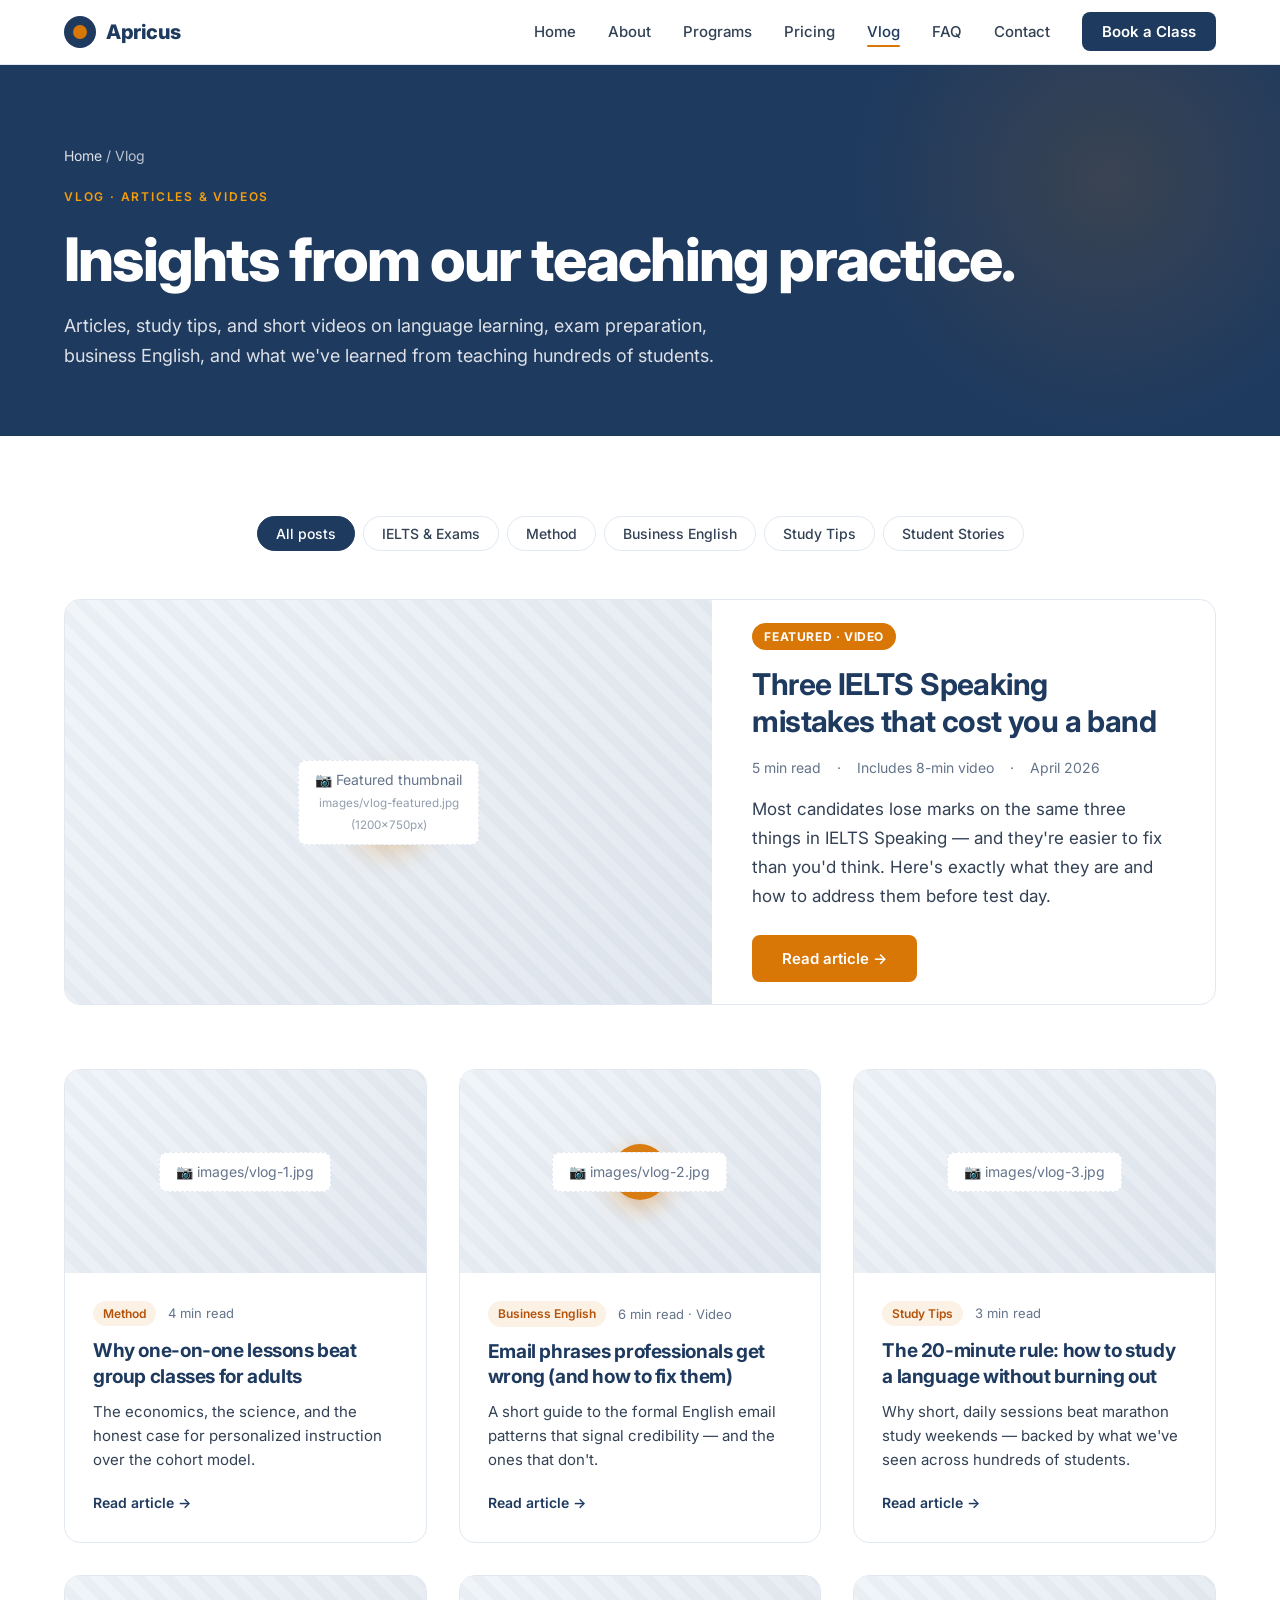
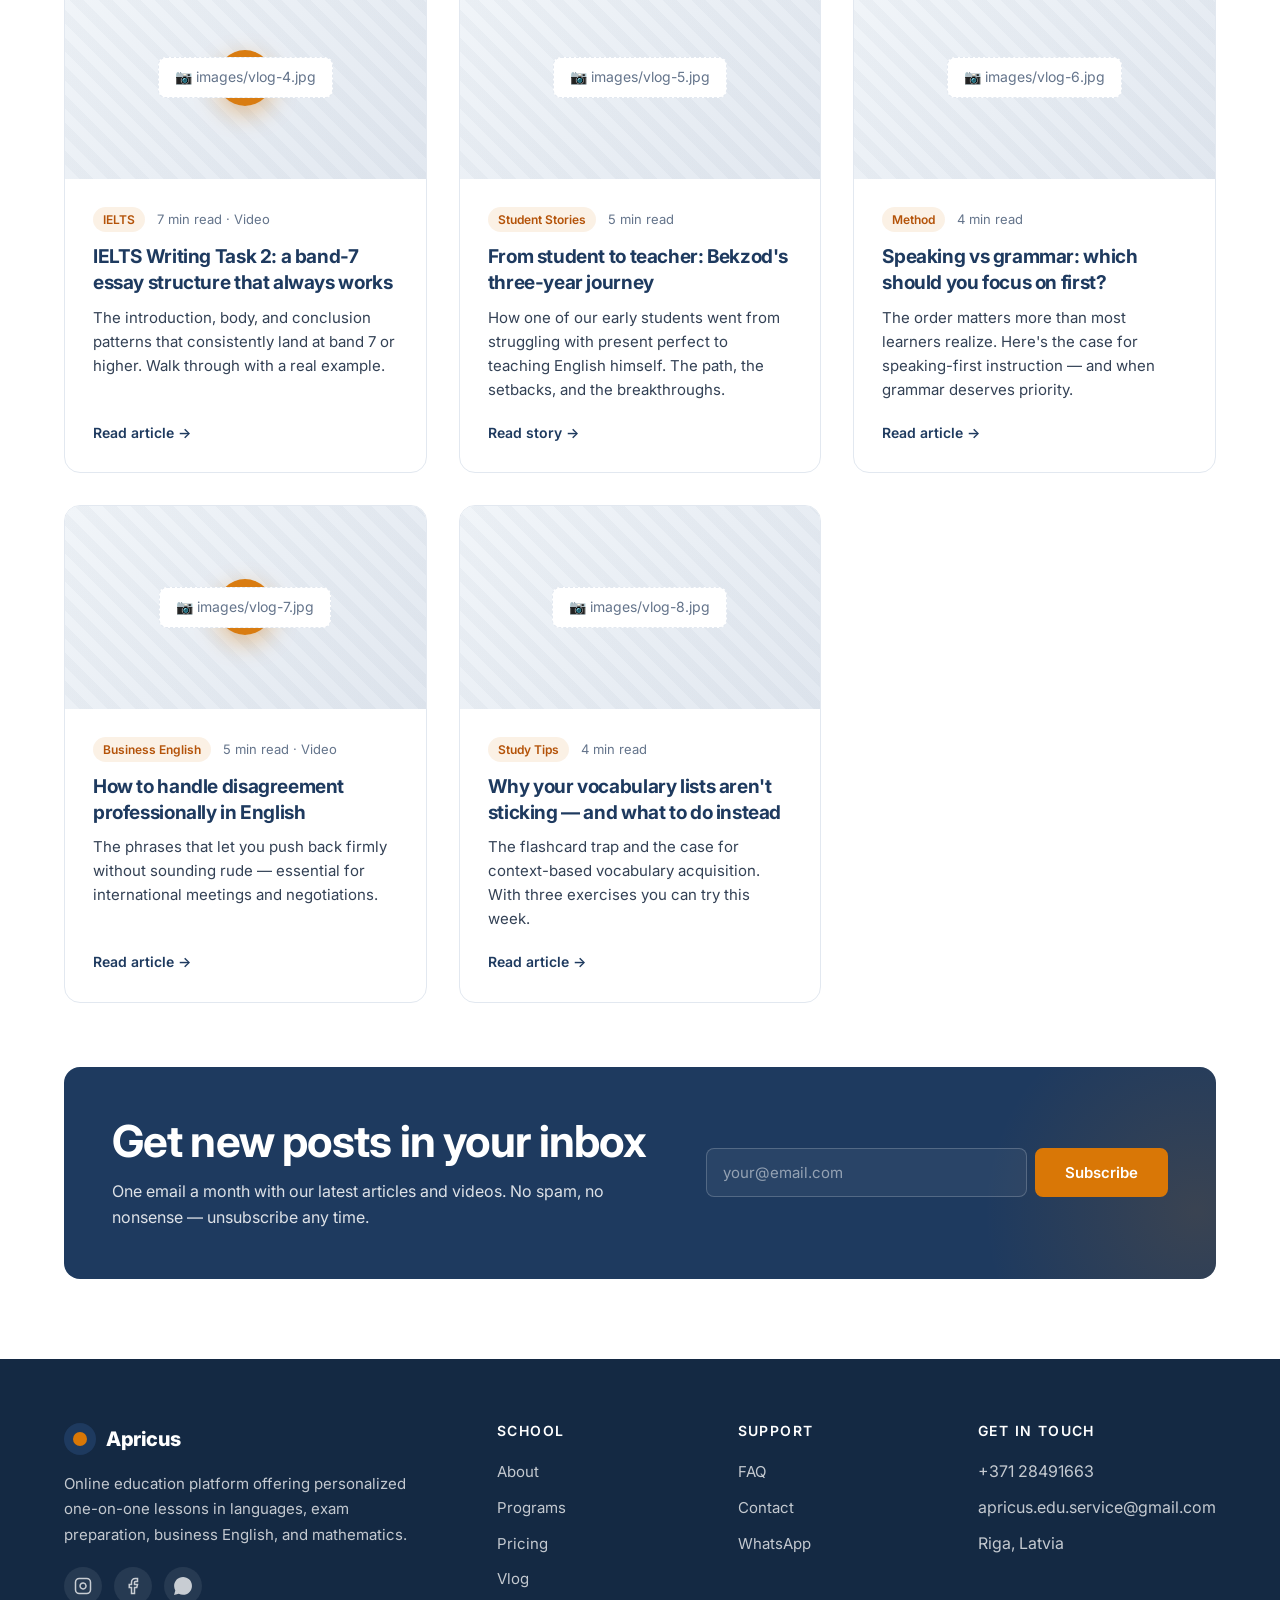
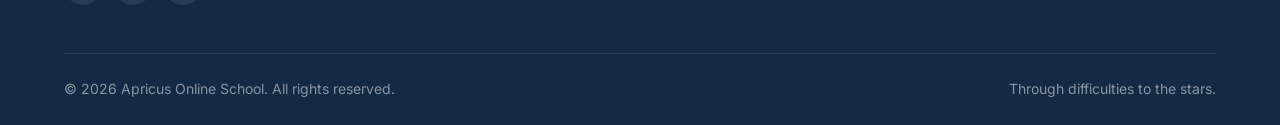
<file: vlog.html>
<!DOCTYPE html>
<html lang="en">
<head>
<meta charset="UTF-8">
<meta name="viewport" content="width=device-width, initial-scale=1.0">
<title>Vlog — Apricus Online School</title>
<meta name="description" content="Articles, study tips, and short videos from the Apricus teaching practice. IELTS strategies, Business English, methodology, and student stories.">
<link rel="preconnect" href="https://fonts.googleapis.com">
<link rel="preconnect" href="https://fonts.gstatic.com" crossorigin>
<link href="https://fonts.googleapis.com/css2?family=Inter:wght@400;500;600;700;800&display=swap" rel="stylesheet">
<link rel="stylesheet" href="css/styles.css">
<link rel="icon" href="data:image/svg+xml,%3Csvg xmlns='http://www.w3.org/2000/svg' viewBox='0 0 100 100'%3E%3Ccircle cx='50' cy='50' r='40' fill='%231e3a5f'/%3E%3Ccircle cx='50' cy='50' r='18' fill='%23d97706'/%3E%3C/svg%3E">
<style>
  /* Filter pills */
  .filter-bar {
    display: flex;
    flex-wrap: wrap;
    gap: 0.5rem;
    justify-content: center;
    margin-bottom: 3rem;
  }

  .filter-pill {
    padding: 0.5rem 1.125rem;
    border: 1.5px solid var(--border);
    border-radius: 100px;
    background: var(--white);
    font-family: inherit;
    font-size: 0.875rem;
    font-weight: 500;
    color: var(--text-body);
    cursor: pointer;
    transition: all 0.2s;
  }

  .filter-pill:hover {
    border-color: var(--navy);
    color: var(--navy);
  }

  .filter-pill.active {
    background: var(--navy);
    color: var(--white);
    border-color: var(--navy);
  }

  /* Featured */
  .featured-post {
    display: grid;
    grid-template-columns: 1.4fr 1fr;
    gap: 2.5rem;
    align-items: center;
    background: var(--white);
    border: 1.5px solid var(--border);
    border-radius: var(--radius-lg);
    overflow: hidden;
    margin-bottom: 4rem;
    transition: all 0.25s;
  }

  .featured-post:hover {
    border-color: var(--navy);
    box-shadow: var(--shadow-lg);
  }

  .featured-thumb {
    aspect-ratio: 16/10;
    position: relative;
  }

  .featured-thumb .img-placeholder {
    width: 100%;
    height: 100%;
    border-radius: 0;
  }

  .featured-thumb .play-icon {
    position: absolute;
    inset: 0;
    display: flex;
    align-items: center;
    justify-content: center;
    pointer-events: none;
  }

  .featured-thumb .play-icon::before {
    content: '';
    width: 72px;
    height: 72px;
    background: rgba(217, 119, 6, 0.95);
    border-radius: 50%;
    box-shadow: 0 12px 32px rgba(217, 119, 6, 0.4);
  }

  .featured-thumb .play-icon::after {
    content: '';
    position: absolute;
    width: 0;
    height: 0;
    border-left: 22px solid white;
    border-top: 14px solid transparent;
    border-bottom: 14px solid transparent;
    margin-left: 6px;
  }

  .featured-content {
    padding: 1rem 2.5rem 1rem 0;
  }

  .featured-tag {
    display: inline-block;
    background: var(--amber);
    color: var(--white);
    padding: 4px 12px;
    border-radius: 100px;
    font-weight: 700;
    font-size: 0.75rem;
    text-transform: uppercase;
    letter-spacing: 0.05em;
    margin-bottom: 1rem;
  }

  .featured-content h2 {
    font-size: 1.875rem;
    line-height: 1.25;
    margin-bottom: 1rem;
  }

  .featured-meta {
    display: flex;
    gap: 1rem;
    align-items: center;
    font-size: 0.875rem;
    color: var(--text-muted);
    margin-bottom: 1rem;
  }

  .featured-content p {
    color: var(--text-body);
    line-height: 1.7;
    font-size: 1.0625rem;
    margin-bottom: 1.5rem;
  }

  /* Vlog grid (reused styles) */
  .vlog-grid {
    display: grid;
    grid-template-columns: repeat(3, 1fr);
    gap: 2rem;
  }

  .vlog-card {
    background: var(--white);
    border-radius: var(--radius-lg);
    overflow: hidden;
    border: 1.5px solid var(--border);
    transition: all 0.25s;
    display: flex;
    flex-direction: column;
  }

  .vlog-card:hover {
    transform: translateY(-4px);
    box-shadow: var(--shadow-lg);
    border-color: var(--navy);
  }

  .vlog-thumb {
    aspect-ratio: 16/9;
    background: var(--gray-100);
    position: relative;
  }

  .vlog-thumb .img-placeholder {
    width: 100%;
    height: 100%;
    border-radius: 0;
  }

  .vlog-thumb .play-icon {
    position: absolute;
    inset: 0;
    display: flex;
    align-items: center;
    justify-content: center;
    pointer-events: none;
  }

  .vlog-thumb .play-icon::before {
    content: '';
    width: 56px;
    height: 56px;
    background: rgba(217, 119, 6, 0.95);
    border-radius: 50%;
    box-shadow: 0 8px 24px rgba(217, 119, 6, 0.4);
  }

  .vlog-thumb .play-icon::after {
    content: '';
    position: absolute;
    width: 0;
    height: 0;
    border-left: 16px solid white;
    border-top: 10px solid transparent;
    border-bottom: 10px solid transparent;
    margin-left: 4px;
  }

  .vlog-content {
    padding: 1.75rem;
    flex: 1;
    display: flex;
    flex-direction: column;
  }

  .vlog-meta {
    display: flex;
    gap: 0.75rem;
    align-items: center;
    font-size: 0.8125rem;
    color: var(--text-muted);
    margin-bottom: 0.75rem;
    flex-wrap: wrap;
  }

  .vlog-tag {
    background: rgba(217, 119, 6, 0.1);
    color: var(--amber-dark);
    padding: 3px 10px;
    border-radius: 100px;
    font-weight: 600;
    font-size: 0.75rem;
  }

  .vlog-card h3 {
    font-size: 1.1875rem;
    line-height: 1.35;
    margin-bottom: 0.625rem;
  }

  .vlog-card p {
    color: var(--text-body);
    font-size: 0.9375rem;
    line-height: 1.6;
    margin-bottom: 1.25rem;
    flex: 1;
  }

  .vlog-card a.read-more {
    color: var(--navy);
    font-weight: 600;
    font-size: 0.875rem;
    align-self: flex-start;
    display: inline-flex;
    align-items: center;
    gap: 0.375rem;
    transition: gap 0.2s, color 0.2s;
  }

  .vlog-card a.read-more:hover {
    color: var(--amber);
    gap: 0.625rem;
  }

  /* Newsletter */
  .newsletter-card {
    background: var(--navy);
    color: var(--white);
    border-radius: var(--radius-lg);
    padding: 3rem;
    margin-top: 4rem;
    display: grid;
    grid-template-columns: 1.2fr 1fr;
    gap: 2.5rem;
    align-items: center;
    position: relative;
    overflow: hidden;
  }

  .newsletter-card::before {
    content: '';
    position: absolute;
    top: -50%;
    right: -20%;
    width: 500px;
    height: 500px;
    background: radial-gradient(circle, rgba(217, 119, 6, 0.15), transparent 60%);
  }

  .newsletter-content { position: relative; z-index: 2; }
  .newsletter-content h2 { color: var(--white); margin-bottom: 0.75rem; }
  .newsletter-content p { color: rgba(255,255,255,0.85); }

  .newsletter-form {
    position: relative;
    z-index: 2;
    display: flex;
    gap: 0.5rem;
  }

  .newsletter-form input {
    flex: 1;
    padding: 0.875rem 1rem;
    border: 1.5px solid rgba(255,255,255,0.2);
    background: rgba(255,255,255,0.05);
    color: var(--white);
    border-radius: var(--radius);
    font-family: inherit;
    font-size: 0.9375rem;
  }

  .newsletter-form input::placeholder { color: rgba(255,255,255,0.5); }

  .newsletter-form input:focus {
    outline: none;
    border-color: var(--amber);
  }

  .newsletter-form .btn {
    background: var(--amber);
    color: var(--white);
    border-color: var(--amber);
    white-space: nowrap;
  }

  .newsletter-form .btn:hover { background: var(--amber-dark); }

  @media (max-width: 968px) {
    .featured-post { grid-template-columns: 1fr; }
    .featured-content { padding: 0 1.5rem 2rem; }
    .vlog-grid { grid-template-columns: 1fr; }
    .newsletter-card { grid-template-columns: 1fr; padding: 2rem; }
  }
</style>
</head>
<body>

<nav class="nav">
  <div class="nav-container">
    <a href="index.html" class="logo"><span class="logo-mark"></span><span>Apricus</span></a>
    <ul class="nav-links">
      <li><a href="index.html">Home</a></li>
      <li><a href="about.html">About</a></li>
      <li><a href="programs.html">Programs</a></li>
      <li><a href="pricing.html">Pricing</a></li>
      <li><a href="vlog.html" class="active">Vlog</a></li>
      <li><a href="faq.html">FAQ</a></li>
      <li><a href="contact.html">Contact</a></li>
      <li><a href="contact.html" class="nav-cta">Book a Class</a></li>
    </ul>
    <button class="mobile-toggle" aria-label="Toggle menu"><span></span><span></span><span></span></button>
  </div>
</nav>

<header class="page-header">
  <div class="container">
    <div class="breadcrumb"><a href="index.html">Home</a> / Vlog</div>
    <span class="eyebrow">Vlog · Articles &amp; Videos</span>
    <h1>Insights from our teaching practice.</h1>
    <p class="lead">Articles, study tips, and short videos on language learning, exam preparation, business English, and what we've learned from teaching hundreds of students.</p>
  </div>
</header>

<section class="section">
  <div class="container">

    <!-- Filter pills -->
    <div class="filter-bar observe">
      <button class="filter-pill active" data-filter="all">All posts</button>
      <button class="filter-pill" data-filter="ielts">IELTS &amp; Exams</button>
      <button class="filter-pill" data-filter="method">Method</button>
      <button class="filter-pill" data-filter="business">Business English</button>
      <button class="filter-pill" data-filter="tips">Study Tips</button>
      <button class="filter-pill" data-filter="stories">Student Stories</button>
    </div>

    <!-- FEATURED POST -->
    <article class="featured-post observe" data-category="ielts">
      <div class="featured-thumb">
        <div class="img-placeholder">
          <span>📷 Featured thumbnail<br><small style="opacity:0.7">images/vlog-featured.jpg<br>(1200×750px)</small></span>
        </div>
        <div class="play-icon"></div>
      </div>
      <div class="featured-content">
        <span class="featured-tag">Featured · Video</span>
        <h2>Three IELTS Speaking mistakes that cost you a band</h2>
        <div class="featured-meta">
          <span>5 min read</span>
          <span>·</span>
          <span>Includes 8-min video</span>
          <span>·</span>
          <span>April 2026</span>
        </div>
        <p>Most candidates lose marks on the same three things in IELTS Speaking — and they're easier to fix than you'd think. Here's exactly what they are and how to address them before test day.</p>
        <a href="#" class="btn btn-primary">Read article →</a>
      </div>
    </article>

    <!-- POST GRID -->
    <div class="vlog-grid">

      <article class="vlog-card observe" data-category="method">
        <div class="vlog-thumb">
          <div class="img-placeholder">
            <span>📷 images/vlog-1.jpg</span>
          </div>
        </div>
        <div class="vlog-content">
          <div class="vlog-meta">
            <span class="vlog-tag">Method</span>
            <span>4 min read</span>
          </div>
          <h3>Why one-on-one lessons beat group classes for adults</h3>
          <p>The economics, the science, and the honest case for personalized instruction over the cohort model.</p>
          <a href="#" class="read-more">Read article →</a>
        </div>
      </article>

      <article class="vlog-card observe" data-category="business">
        <div class="vlog-thumb">
          <div class="img-placeholder">
            <span>📷 images/vlog-2.jpg</span>
          </div>
          <div class="play-icon"></div>
        </div>
        <div class="vlog-content">
          <div class="vlog-meta">
            <span class="vlog-tag">Business English</span>
            <span>6 min read · Video</span>
          </div>
          <h3>Email phrases professionals get wrong (and how to fix them)</h3>
          <p>A short guide to the formal English email patterns that signal credibility — and the ones that don't.</p>
          <a href="#" class="read-more">Read article →</a>
        </div>
      </article>

      <article class="vlog-card observe" data-category="tips">
        <div class="vlog-thumb">
          <div class="img-placeholder">
            <span>📷 images/vlog-3.jpg</span>
          </div>
        </div>
        <div class="vlog-content">
          <div class="vlog-meta">
            <span class="vlog-tag">Study Tips</span>
            <span>3 min read</span>
          </div>
          <h3>The 20-minute rule: how to study a language without burning out</h3>
          <p>Why short, daily sessions beat marathon study weekends — backed by what we've seen across hundreds of students.</p>
          <a href="#" class="read-more">Read article →</a>
        </div>
      </article>

      <article class="vlog-card observe" data-category="ielts">
        <div class="vlog-thumb">
          <div class="img-placeholder">
            <span>📷 images/vlog-4.jpg</span>
          </div>
          <div class="play-icon"></div>
        </div>
        <div class="vlog-content">
          <div class="vlog-meta">
            <span class="vlog-tag">IELTS</span>
            <span>7 min read · Video</span>
          </div>
          <h3>IELTS Writing Task 2: a band-7 essay structure that always works</h3>
          <p>The introduction, body, and conclusion patterns that consistently land at band 7 or higher. Walk through with a real example.</p>
          <a href="#" class="read-more">Read article →</a>
        </div>
      </article>

      <article class="vlog-card observe" data-category="stories">
        <div class="vlog-thumb">
          <div class="img-placeholder">
            <span>📷 images/vlog-5.jpg</span>
          </div>
        </div>
        <div class="vlog-content">
          <div class="vlog-meta">
            <span class="vlog-tag">Student Stories</span>
            <span>5 min read</span>
          </div>
          <h3>From student to teacher: Bekzod's three-year journey</h3>
          <p>How one of our early students went from struggling with present perfect to teaching English himself. The path, the setbacks, and the breakthroughs.</p>
          <a href="#" class="read-more">Read story →</a>
        </div>
      </article>

      <article class="vlog-card observe" data-category="method">
        <div class="vlog-thumb">
          <div class="img-placeholder">
            <span>📷 images/vlog-6.jpg</span>
          </div>
        </div>
        <div class="vlog-content">
          <div class="vlog-meta">
            <span class="vlog-tag">Method</span>
            <span>4 min read</span>
          </div>
          <h3>Speaking vs grammar: which should you focus on first?</h3>
          <p>The order matters more than most learners realize. Here's the case for speaking-first instruction — and when grammar deserves priority.</p>
          <a href="#" class="read-more">Read article →</a>
        </div>
      </article>

      <article class="vlog-card observe" data-category="business">
        <div class="vlog-thumb">
          <div class="img-placeholder">
            <span>📷 images/vlog-7.jpg</span>
          </div>
          <div class="play-icon"></div>
        </div>
        <div class="vlog-content">
          <div class="vlog-meta">
            <span class="vlog-tag">Business English</span>
            <span>5 min read · Video</span>
          </div>
          <h3>How to handle disagreement professionally in English</h3>
          <p>The phrases that let you push back firmly without sounding rude — essential for international meetings and negotiations.</p>
          <a href="#" class="read-more">Read article →</a>
        </div>
      </article>

      <article class="vlog-card observe" data-category="tips">
        <div class="vlog-thumb">
          <div class="img-placeholder">
            <span>📷 images/vlog-8.jpg</span>
          </div>
        </div>
        <div class="vlog-content">
          <div class="vlog-meta">
            <span class="vlog-tag">Study Tips</span>
            <span>4 min read</span>
          </div>
          <h3>Why your vocabulary lists aren't sticking — and what to do instead</h3>
          <p>The flashcard trap and the case for context-based vocabulary acquisition. With three exercises you can try this week.</p>
          <a href="#" class="read-more">Read article →</a>
        </div>
      </article>

    </div>

    <!-- Newsletter -->
    <div class="newsletter-card observe">
      <div class="newsletter-content">
        <h2>Get new posts in your inbox</h2>
        <p>One email a month with our latest articles and videos. No spam, no nonsense — unsubscribe any time.</p>
      </div>
      <form class="newsletter-form" onsubmit="event.preventDefault(); this.querySelector('input').value=''; this.querySelector('button').textContent='✓ Subscribed';">
        <input type="email" placeholder="your@email.com" required>
        <button type="submit" class="btn">Subscribe</button>
      </form>
    </div>

  </div>
</section>

<footer>
  <div class="container">
    <div class="footer-grid">
      <div class="footer-brand">
        <a href="index.html" class="logo"><span class="logo-mark"></span><span>Apricus</span></a>
        <p>Online education platform offering personalized one-on-one lessons in languages, exam preparation, business English, and mathematics.</p>
        <div class="footer-socials">
          <a href="https://www.instagram.com/apricus_service" aria-label="Instagram"><svg width="18" height="18" viewBox="0 0 24 24" fill="none" stroke="currentColor" stroke-width="2"><rect x="2" y="2" width="20" height="20" rx="5"/><path d="M16 11.37A4 4 0 1 1 12.63 8 4 4 0 0 1 16 11.37zM17.5 6.5h.01"/></svg></a>
          <a href="https://www.facebook.com/apricuservice/" aria-label="Facebook"><svg width="18" height="18" viewBox="0 0 24 24" fill="none" stroke="currentColor" stroke-width="2"><path d="M18 2h-3a5 5 0 0 0-5 5v3H7v4h3v8h4v-8h3l1-4h-4V7a1 1 0 0 1 1-1h3z"/></svg></a>
          <a href="https://wa.me/37128491663" aria-label="WhatsApp"><svg width="18" height="18" viewBox="0 0 24 24" fill="currentColor"><path d="M.057 24l1.687-6.163c-1.041-1.804-1.588-3.849-1.587-5.946.003-6.556 5.338-11.891 11.893-11.891 3.181.001 6.167 1.24 8.413 3.488 2.245 2.248 3.481 5.236 3.48 8.414-.003 6.557-5.338 11.892-11.893 11.892-1.99-.001-3.951-.5-5.688-1.448l-6.305 1.654z"/></svg></a>
        </div>
      </div>
      <div class="footer-col"><h4>School</h4><ul><li><a href="about.html">About</a></li><li><a href="programs.html">Programs</a></li><li><a href="pricing.html">Pricing</a></li><li><a href="vlog.html">Vlog</a></li></ul></div>
      <div class="footer-col"><h4>Support</h4><ul><li><a href="faq.html">FAQ</a></li><li><a href="contact.html">Contact</a></li><li><a href="https://wa.me/37128491663">WhatsApp</a></li></ul></div>
      <div class="footer-col"><h4>Get in touch</h4><ul><li>+371 28491663</li><li>apricus.edu.service@gmail.com</li><li>Riga, Latvia</li></ul></div>
    </div>
    <div class="footer-bottom"><div>© 2026 Apricus Online School. All rights reserved.</div><div>Through difficulties to the stars.</div></div>
  </div>
</footer>

<script src="js/main.js"></script>
<script>
  // Vlog category filter
  const pills = document.querySelectorAll('.filter-pill');
  const articles = document.querySelectorAll('[data-category]');

  pills.forEach(pill => {
    pill.addEventListener('click', () => {
      pills.forEach(p => p.classList.remove('active'));
      pill.classList.add('active');
      const filter = pill.dataset.filter;
      articles.forEach(article => {
        if (filter === 'all' || article.dataset.category === filter) {
          article.style.display = '';
        } else {
          article.style.display = 'none';
        }
      });
    });
  });
</script>
</body>
</html>
</file>
<file: css/styles.css>
/* =========================================
   APRICUS v2 — Corporate Clean Design System
   Navy primary · Amber accent · White base
   ========================================= */

:root {
  /* Brand colors */
  --navy: #1e3a5f;
  --navy-dark: #142943;
  --navy-light: #2d5085;
  --amber: #d97706;
  --amber-dark: #b45309;
  --amber-light: #f59e0b;

  /* Neutrals */
  --white: #ffffff;
  --gray-50: #f8fafc;
  --gray-100: #f1f5f9;
  --gray-200: #e2e8f0;
  --gray-300: #cbd5e1;
  --gray-500: #64748b;
  --gray-700: #334155;
  --gray-900: #0f172a;

  /* Semantic */
  --bg: var(--white);
  --bg-alt: var(--gray-50);
  --text: var(--gray-900);
  --text-muted: var(--gray-500);
  --text-body: var(--gray-700);
  --border: var(--gray-200);

  /* Type */
  --font-sans: 'Inter', -apple-system, BlinkMacSystemFont, sans-serif;
  --font-display: 'Inter', sans-serif;

  /* Layout */
  --max-width: 1200px;
  --container-px: 1.5rem;
  --radius: 8px;
  --radius-lg: 16px;

  /* Shadows */
  --shadow-sm: 0 1px 2px rgba(15, 23, 42, 0.04);
  --shadow: 0 4px 12px rgba(15, 23, 42, 0.06);
  --shadow-lg: 0 12px 32px rgba(15, 23, 42, 0.08);
  --shadow-xl: 0 24px 56px rgba(15, 23, 42, 0.12);
}

* { margin: 0; padding: 0; box-sizing: border-box; }

html { scroll-behavior: smooth; -webkit-font-smoothing: antialiased; }

body {
  font-family: var(--font-sans);
  background: var(--bg);
  color: var(--text);
  line-height: 1.6;
  font-size: 16px;
}

img { max-width: 100%; height: auto; display: block; }
a { color: inherit; text-decoration: none; }

/* =========================================
   TYPOGRAPHY
   ========================================= */

h1, h2, h3, h4, h5, h6 {
  font-family: var(--font-display);
  font-weight: 700;
  letter-spacing: -0.02em;
  line-height: 1.2;
  color: var(--navy);
}

h1 { font-size: clamp(2.25rem, 5vw, 3.75rem); font-weight: 800; letter-spacing: -0.03em; }
h2 { font-size: clamp(1.875rem, 3.5vw, 2.75rem); }
h3 { font-size: 1.5rem; }
h4 { font-size: 1.125rem; }

.eyebrow {
  display: inline-block;
  font-size: 0.75rem;
  font-weight: 600;
  letter-spacing: 0.15em;
  text-transform: uppercase;
  color: var(--amber);
  margin-bottom: 1rem;
}

.lead {
  font-size: 1.125rem;
  color: var(--text-body);
  line-height: 1.7;
}

/* =========================================
   LAYOUT
   ========================================= */

.container {
  max-width: var(--max-width);
  margin: 0 auto;
  padding: 0 var(--container-px);
}

.section {
  padding: 5rem 0;
}

.section-sm { padding: 3rem 0; }
.section-lg { padding: 7rem 0; }

.section-alt { background: var(--bg-alt); }

.section-header {
  text-align: center;
  max-width: 700px;
  margin: 0 auto 3.5rem;
}

.section-header p {
  font-size: 1.125rem;
  color: var(--text-body);
  margin-top: 1rem;
}

/* =========================================
   NAVIGATION
   ========================================= */

.nav {
  position: sticky;
  top: 0;
  z-index: 100;
  background: rgba(255, 255, 255, 0.95);
  backdrop-filter: blur(12px);
  -webkit-backdrop-filter: blur(12px);
  border-bottom: 1px solid var(--border);
  padding: 1rem 0;
}

.nav-container {
  max-width: var(--max-width);
  margin: 0 auto;
  padding: 0 var(--container-px);
  display: flex;
  align-items: center;
  justify-content: space-between;
}

.logo {
  display: flex;
  align-items: center;
  gap: 0.625rem;
  font-weight: 800;
  font-size: 1.25rem;
  color: var(--navy);
  letter-spacing: -0.02em;
}

.logo-mark {
  width: 32px;
  height: 32px;
  background: var(--navy);
  border-radius: 50%;
  position: relative;
  display: flex;
  align-items: center;
  justify-content: center;
}

.logo-mark::before {
  content: '';
  width: 14px;
  height: 14px;
  background: var(--amber);
  border-radius: 50%;
}

.nav-links {
  display: flex;
  align-items: center;
  gap: 2rem;
  list-style: none;
}

.nav-links a {
  font-size: 0.9375rem;
  font-weight: 500;
  color: var(--text-body);
  transition: color 0.2s;
  position: relative;
}

.nav-links a:hover,
.nav-links a.active {
  color: var(--navy);
}

.nav-links a.active::after {
  content: '';
  position: absolute;
  bottom: -6px;
  left: 0;
  right: 0;
  height: 2px;
  background: var(--amber);
  border-radius: 1px;
}

.nav-cta {
  background: var(--navy) !important;
  color: var(--white) !important;
  padding: 0.625rem 1.25rem;
  border-radius: var(--radius);
  font-weight: 600 !important;
  transition: background 0.2s;
}

.nav-cta:hover {
  background: var(--navy-dark) !important;
}

.mobile-toggle {
  display: none;
  background: none;
  border: none;
  cursor: pointer;
  padding: 0.5rem;
  flex-direction: column;
  gap: 5px;
}

.mobile-toggle span {
  width: 22px;
  height: 2px;
  background: var(--navy);
  border-radius: 1px;
}

/* =========================================
   BUTTONS
   ========================================= */

.btn {
  display: inline-flex;
  align-items: center;
  justify-content: center;
  gap: 0.5rem;
  padding: 0.875rem 1.75rem;
  font-family: var(--font-sans);
  font-size: 0.9375rem;
  font-weight: 600;
  line-height: 1;
  border: 2px solid transparent;
  border-radius: var(--radius);
  cursor: pointer;
  transition: all 0.2s;
  white-space: nowrap;
}

.btn-primary {
  background: var(--amber);
  color: var(--white);
  border-color: var(--amber);
}

.btn-primary:hover {
  background: var(--amber-dark);
  border-color: var(--amber-dark);
  transform: translateY(-1px);
  box-shadow: var(--shadow-lg);
}

.btn-secondary {
  background: var(--navy);
  color: var(--white);
  border-color: var(--navy);
}

.btn-secondary:hover {
  background: var(--navy-dark);
  border-color: var(--navy-dark);
  transform: translateY(-1px);
}

.btn-outline {
  background: transparent;
  color: var(--navy);
  border-color: var(--navy);
}

.btn-outline:hover {
  background: var(--navy);
  color: var(--white);
}

.btn-ghost {
  background: transparent;
  color: var(--navy);
  padding: 0.875rem 0.5rem;
}

.btn-ghost:hover {
  color: var(--amber);
  gap: 0.75rem;
}

.btn-lg {
  padding: 1.0625rem 2rem;
  font-size: 1rem;
}

/* =========================================
   PAGE HEADER (subpages)
   ========================================= */

.page-header {
  background: var(--navy);
  color: var(--white);
  padding: 5rem 0 4rem;
  position: relative;
  overflow: hidden;
}

.page-header::before {
  content: '';
  position: absolute;
  top: -50%;
  right: -10%;
  width: 600px;
  height: 600px;
  background: radial-gradient(circle, rgba(217, 119, 6, 0.15), transparent 60%);
  pointer-events: none;
}

.page-header .container {
  position: relative;
  z-index: 2;
}

.page-header h1 {
  color: var(--white);
  margin-bottom: 1rem;
}

.page-header .lead {
  color: rgba(255, 255, 255, 0.85);
  max-width: 700px;
}

.page-header .eyebrow {
  color: var(--amber-light);
}

.breadcrumb {
  font-size: 0.875rem;
  color: rgba(255, 255, 255, 0.7);
  margin-bottom: 1rem;
}

.breadcrumb a {
  color: rgba(255, 255, 255, 0.85);
  transition: color 0.2s;
}

.breadcrumb a:hover { color: var(--amber-light); }

/* =========================================
   FOOTER
   ========================================= */

footer {
  background: var(--navy-dark);
  color: rgba(255, 255, 255, 0.75);
  padding: 4rem 0 1.5rem;
}

.footer-grid {
  display: grid;
  grid-template-columns: 2fr 1fr 1fr 1fr;
  gap: 3rem;
  padding-bottom: 3rem;
  border-bottom: 1px solid rgba(255, 255, 255, 0.1);
}

.footer-brand .logo { color: var(--white); margin-bottom: 1rem; }
.footer-brand p { font-size: 0.9375rem; line-height: 1.7; max-width: 360px; }

.footer-col h4 {
  color: var(--white);
  font-size: 0.875rem;
  font-weight: 600;
  text-transform: uppercase;
  letter-spacing: 0.1em;
  margin-bottom: 1.25rem;
}

.footer-col ul { list-style: none; display: flex; flex-direction: column; gap: 0.625rem; }
.footer-col a { font-size: 0.9375rem; transition: color 0.2s; }
.footer-col a:hover { color: var(--amber-light); }

.footer-bottom {
  padding-top: 1.5rem;
  display: flex;
  justify-content: space-between;
  align-items: center;
  font-size: 0.875rem;
  color: rgba(255, 255, 255, 0.5);
}

.footer-socials {
  display: flex;
  gap: 0.75rem;
  margin-top: 1.25rem;
}

.footer-socials a {
  width: 38px;
  height: 38px;
  border-radius: 50%;
  background: rgba(255, 255, 255, 0.08);
  display: flex;
  align-items: center;
  justify-content: center;
  transition: all 0.2s;
}

.footer-socials a:hover {
  background: var(--amber);
  color: var(--white);
}

/* =========================================
   ANIMATIONS
   ========================================= */

@keyframes fadeUp {
  from { opacity: 0; transform: translateY(20px); }
  to { opacity: 1; transform: translateY(0); }
}

.fade-up {
  animation: fadeUp 0.7s ease-out backwards;
}

.fade-up.delay-1 { animation-delay: 0.1s; }
.fade-up.delay-2 { animation-delay: 0.2s; }
.fade-up.delay-3 { animation-delay: 0.3s; }
.fade-up.delay-4 { animation-delay: 0.4s; }

.observe { opacity: 0; transform: translateY(20px); transition: all 0.6s; }
.observe.visible { opacity: 1; transform: translateY(0); }

/* =========================================
   IMAGE PLACEHOLDERS
   ========================================= */

.img-placeholder {
  background: linear-gradient(135deg, var(--gray-100), var(--gray-200));
  display: flex;
  align-items: center;
  justify-content: center;
  color: var(--text-muted);
  font-size: 0.875rem;
  text-align: center;
  padding: 2rem;
  border-radius: var(--radius-lg);
  position: relative;
  overflow: hidden;
}

.img-placeholder::before {
  content: '';
  position: absolute;
  inset: 0;
  background: repeating-linear-gradient(
    45deg,
    transparent,
    transparent 10px,
    rgba(30, 58, 95, 0.03) 10px,
    rgba(30, 58, 95, 0.03) 20px
  );
}

.img-placeholder span {
  position: relative;
  z-index: 2;
  background: var(--white);
  padding: 0.5rem 1rem;
  border-radius: var(--radius);
  border: 1px dashed var(--border);
}

/* =========================================
   FORM ELEMENTS
   ========================================= */

.form-group {
  display: flex;
  flex-direction: column;
  gap: 0.375rem;
  margin-bottom: 1.25rem;
}

.form-group label {
  font-size: 0.875rem;
  font-weight: 600;
  color: var(--navy);
}

.form-group input,
.form-group select,
.form-group textarea {
  padding: 0.875rem 1rem;
  border: 1.5px solid var(--border);
  border-radius: var(--radius);
  font-family: inherit;
  font-size: 0.9375rem;
  color: var(--text);
  background: var(--white);
  transition: border-color 0.2s, box-shadow 0.2s;
  width: 100%;
}

.form-group input:focus,
.form-group select:focus,
.form-group textarea:focus {
  outline: none;
  border-color: var(--navy);
  box-shadow: 0 0 0 3px rgba(30, 58, 95, 0.1);
}

.form-group textarea {
  resize: vertical;
  min-height: 130px;
  font-family: inherit;
}

/* =========================================
   RESPONSIVE
   ========================================= */

@media (max-width: 968px) {
  .nav-links {
    display: none;
    position: absolute;
    top: 100%;
    left: 0;
    right: 0;
    background: var(--white);
    flex-direction: column;
    align-items: stretch;
    padding: 1rem;
    border-bottom: 1px solid var(--border);
    gap: 0.5rem;
  }

  .nav-links.active { display: flex; }

  .nav-links a {
    padding: 0.75rem 1rem;
    border-radius: var(--radius);
  }

  .nav-links a:hover { background: var(--gray-50); }

  .nav-links a.active::after { display: none; }

  .nav-links a.active { background: var(--gray-50); color: var(--navy); }

  .mobile-toggle { display: flex; }

  .footer-grid {
    grid-template-columns: 1fr 1fr;
    gap: 2rem;
  }

  .footer-bottom {
    flex-direction: column;
    gap: 0.75rem;
    text-align: center;
  }
}

@media (max-width: 640px) {
  .section { padding: 3.5rem 0; }
  .section-lg { padding: 4.5rem 0; }
  .footer-grid { grid-template-columns: 1fr; }
}
</file>
